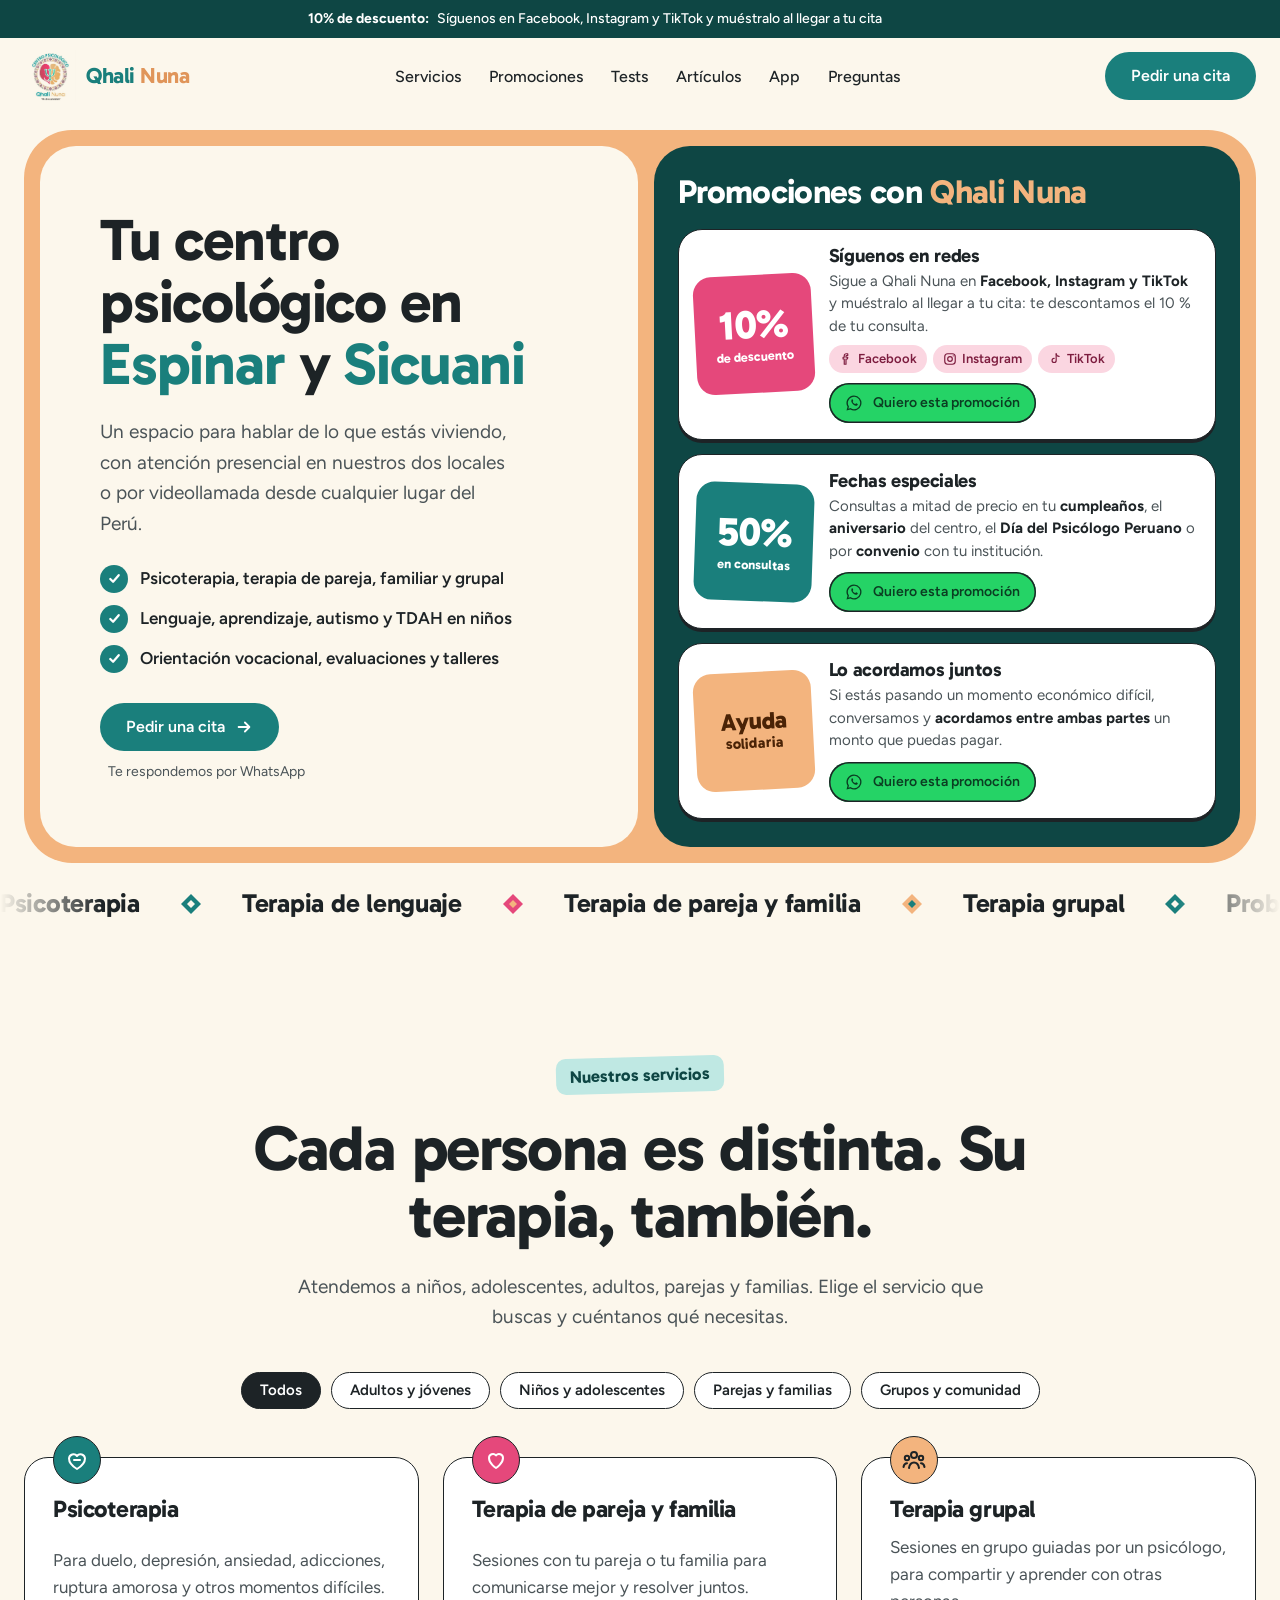
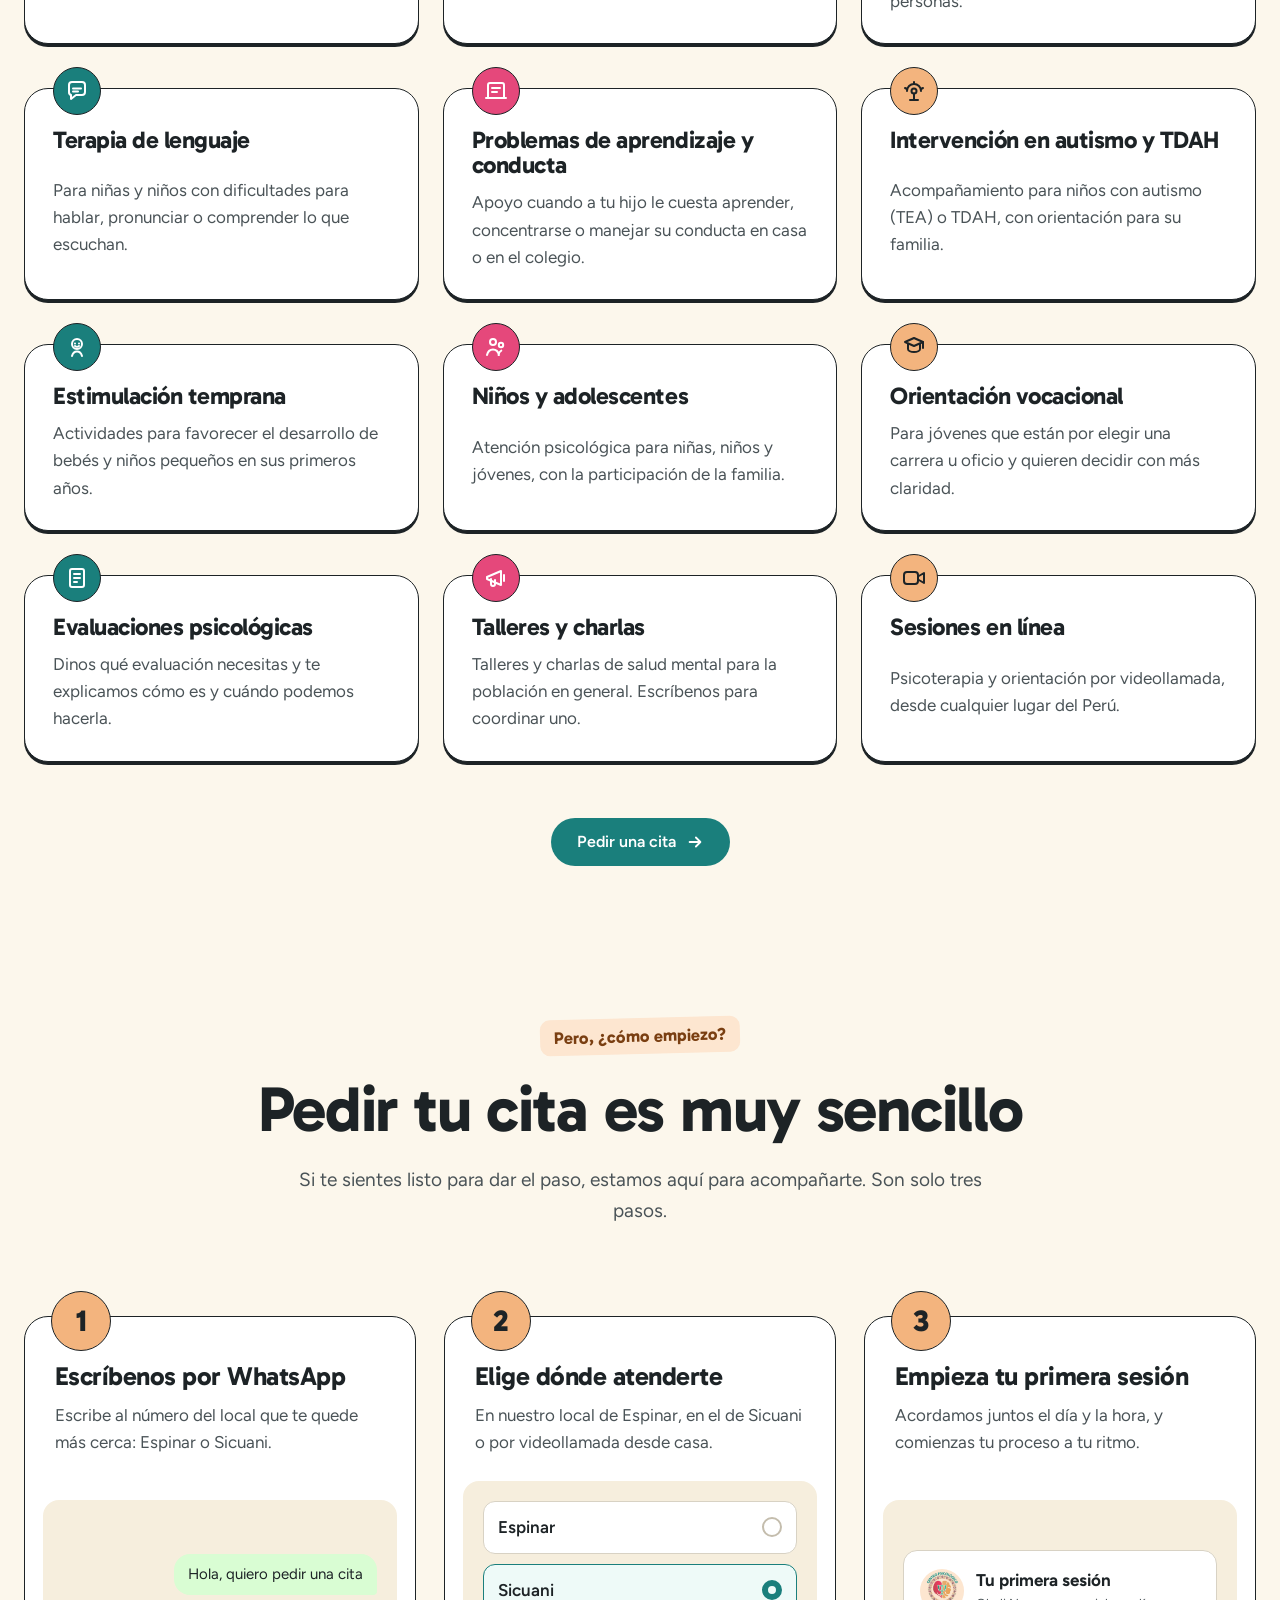
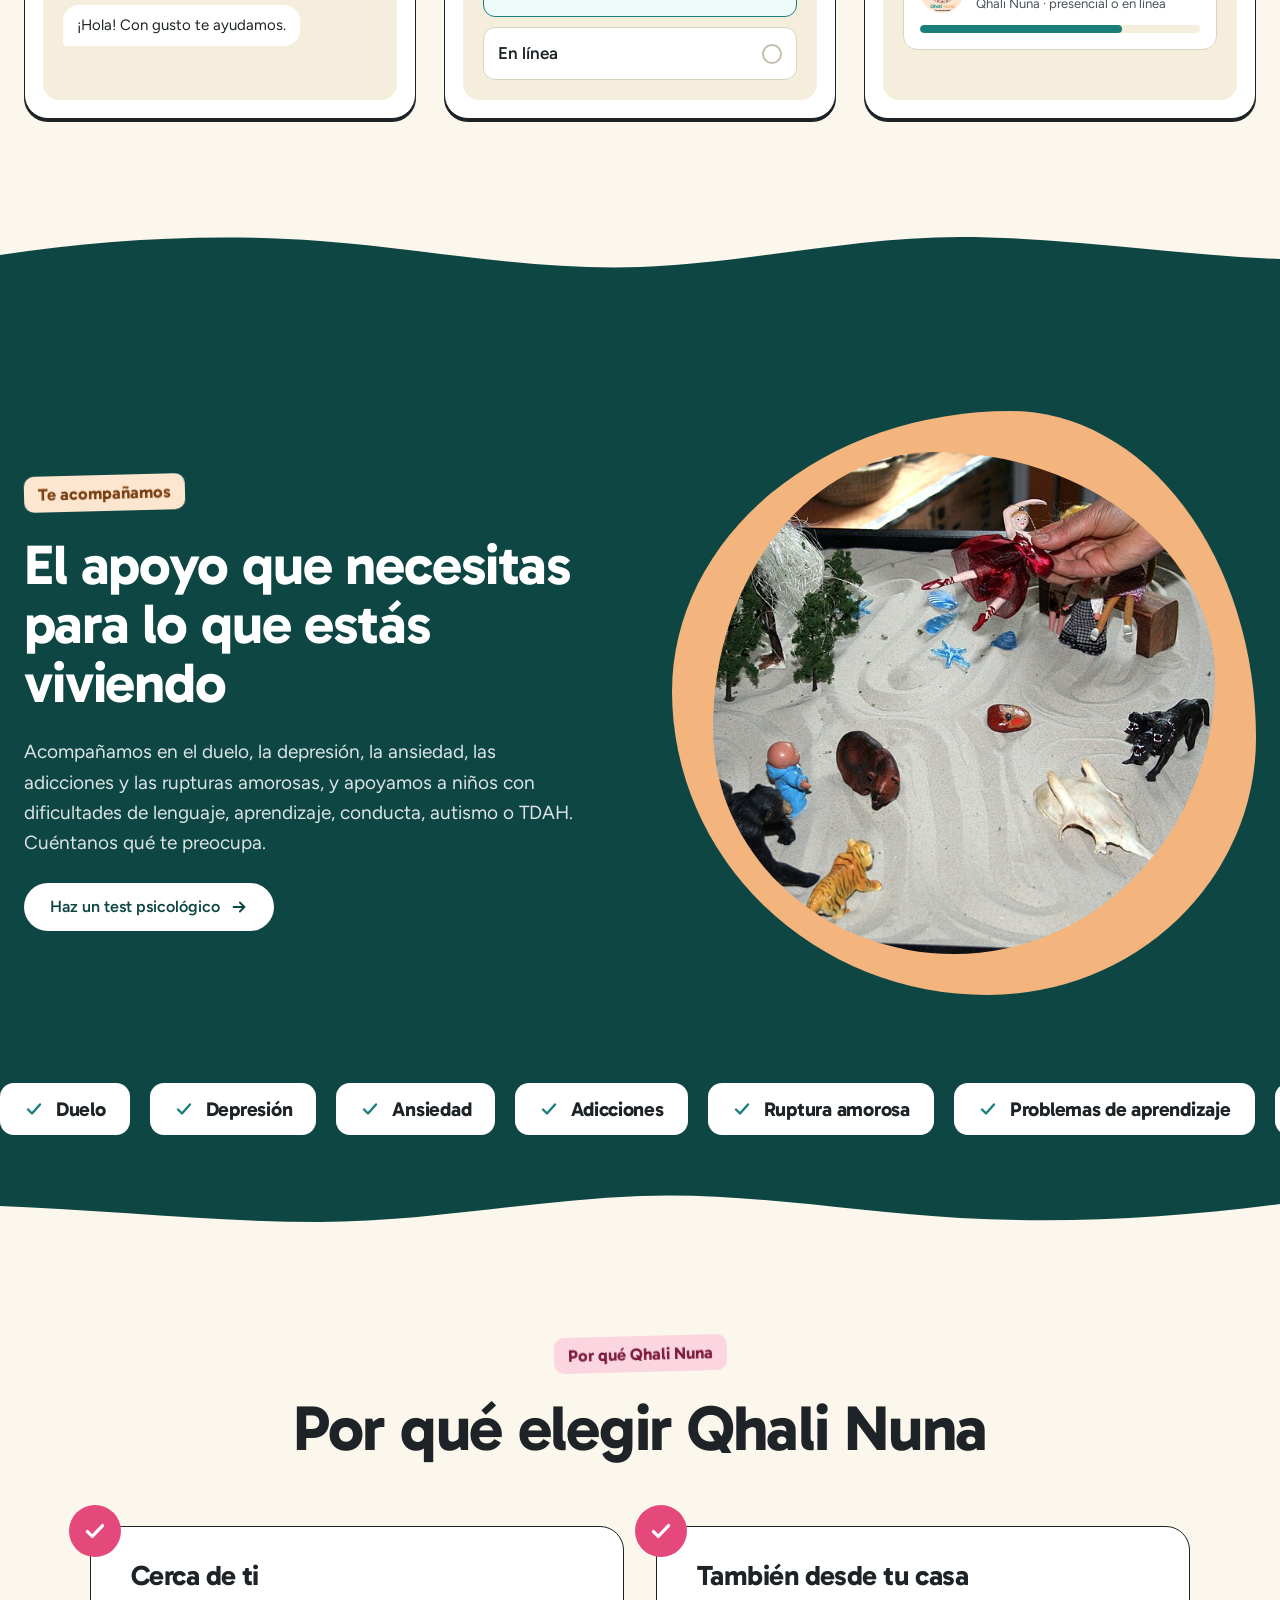
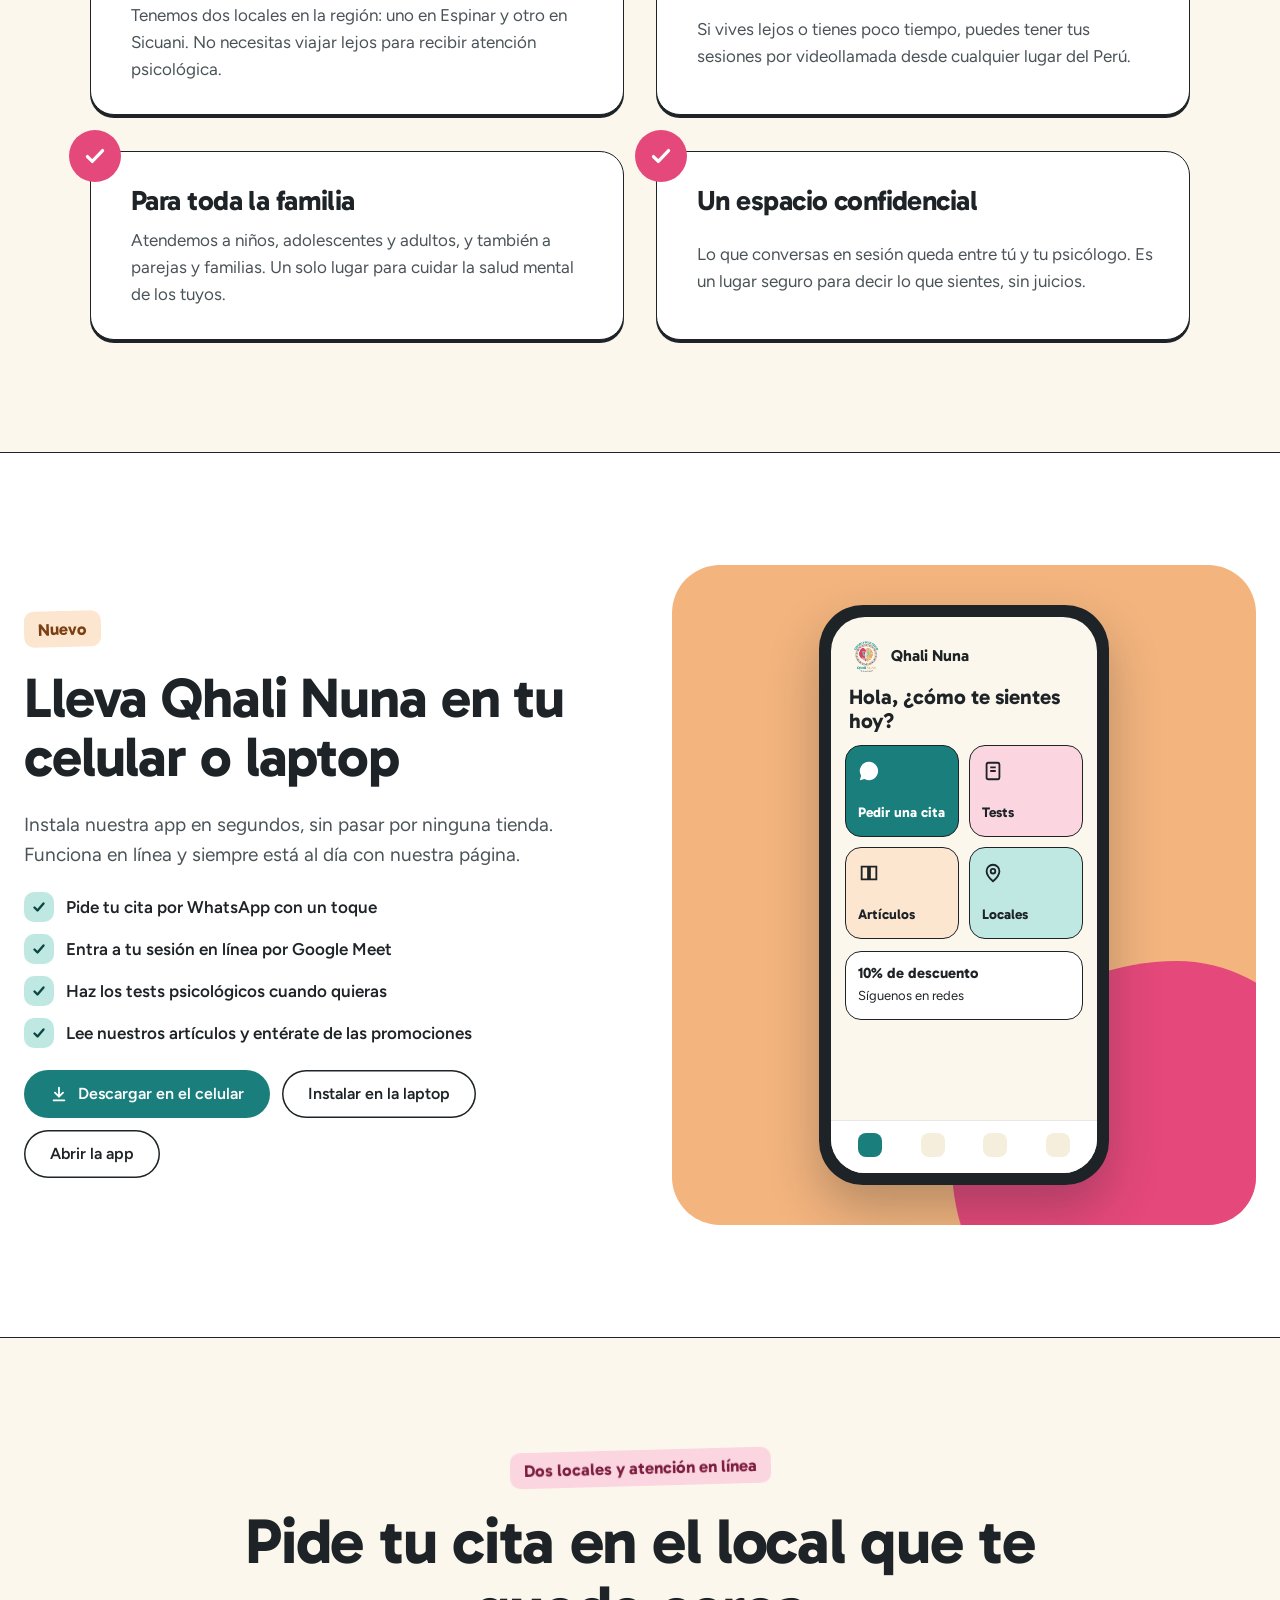
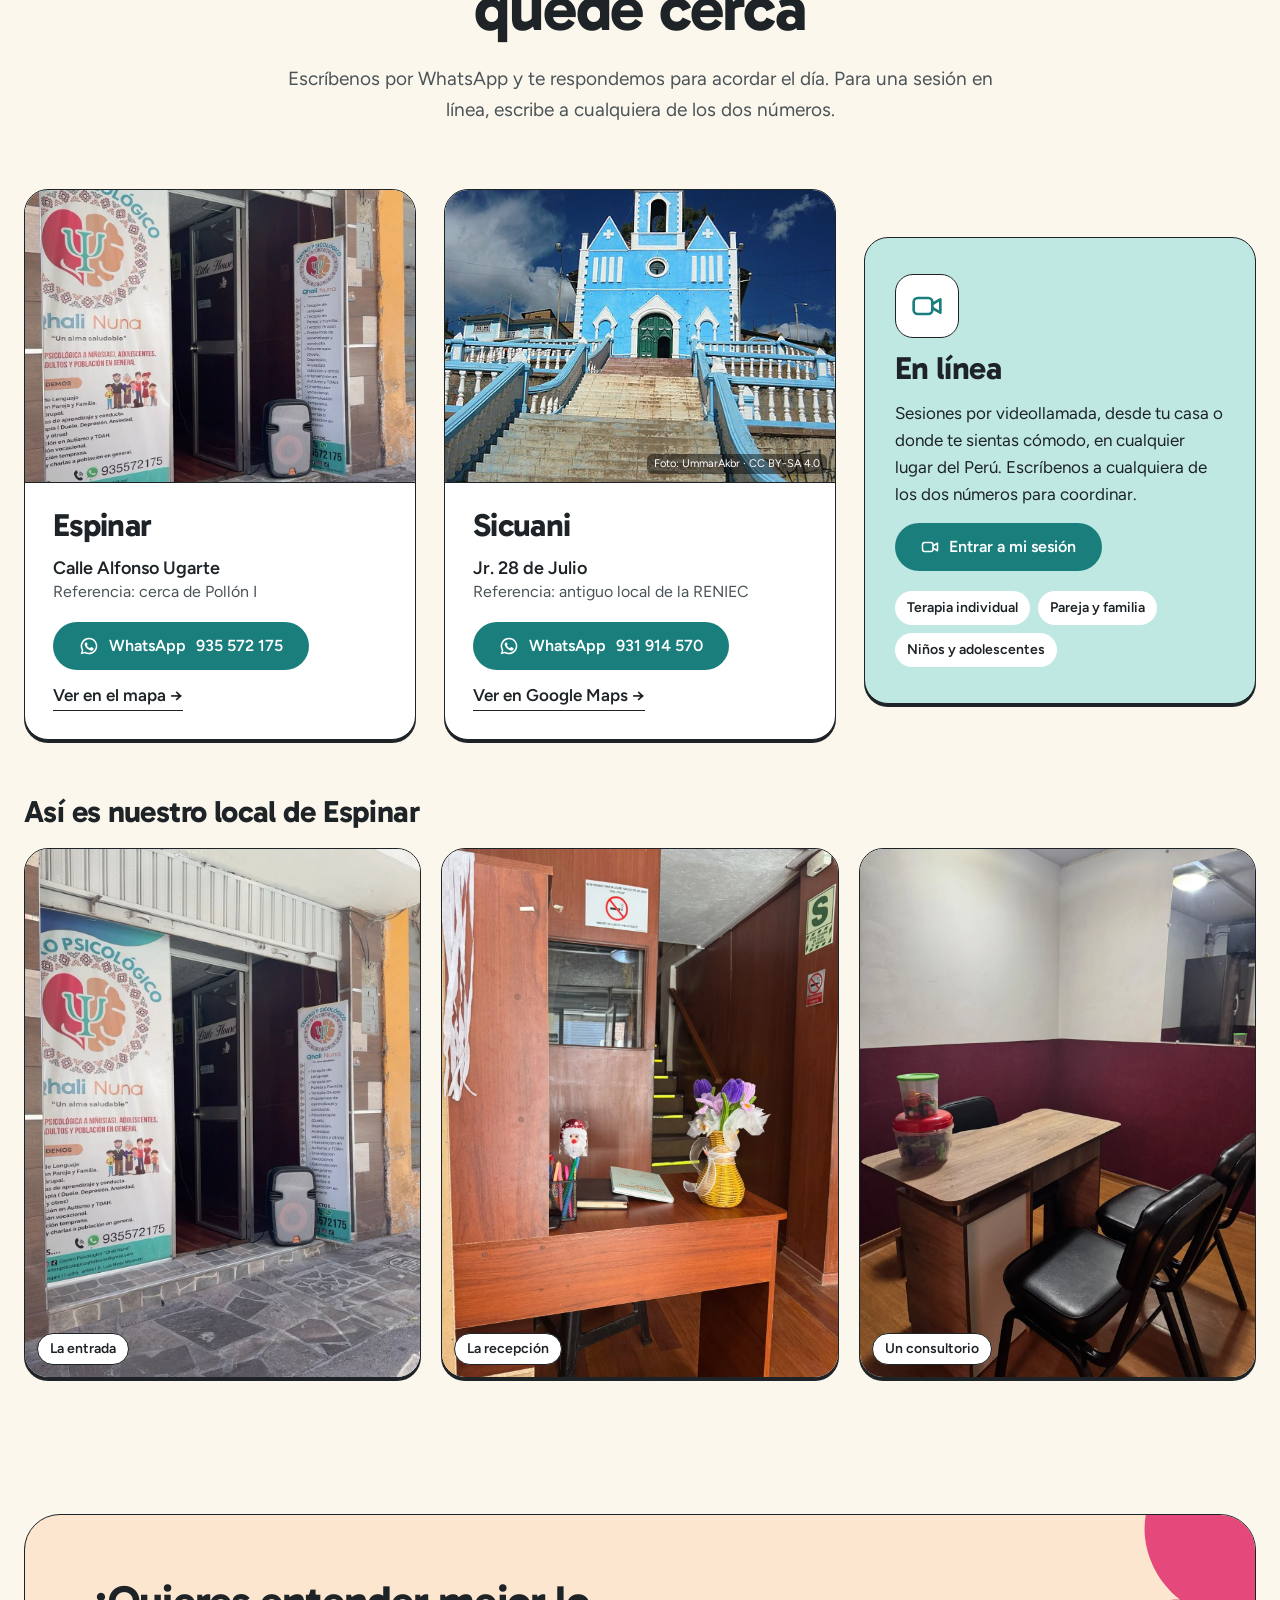
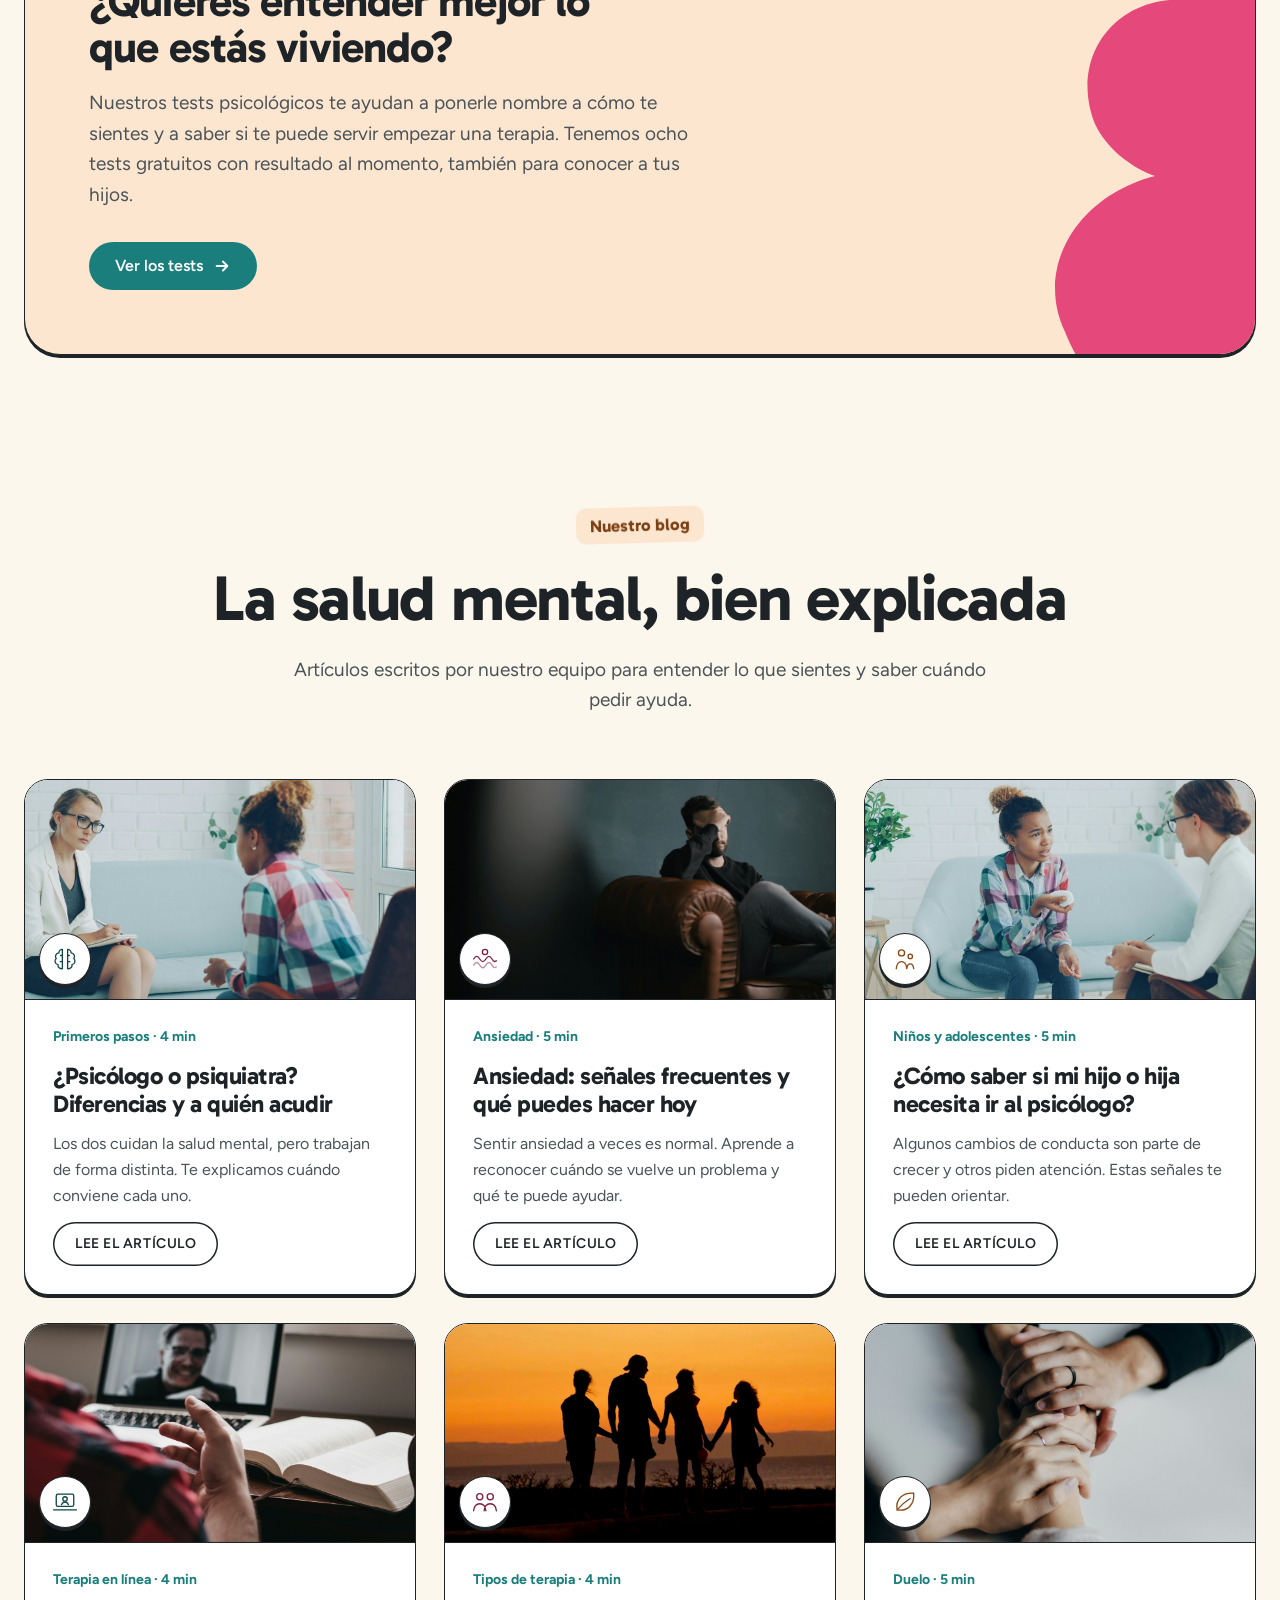
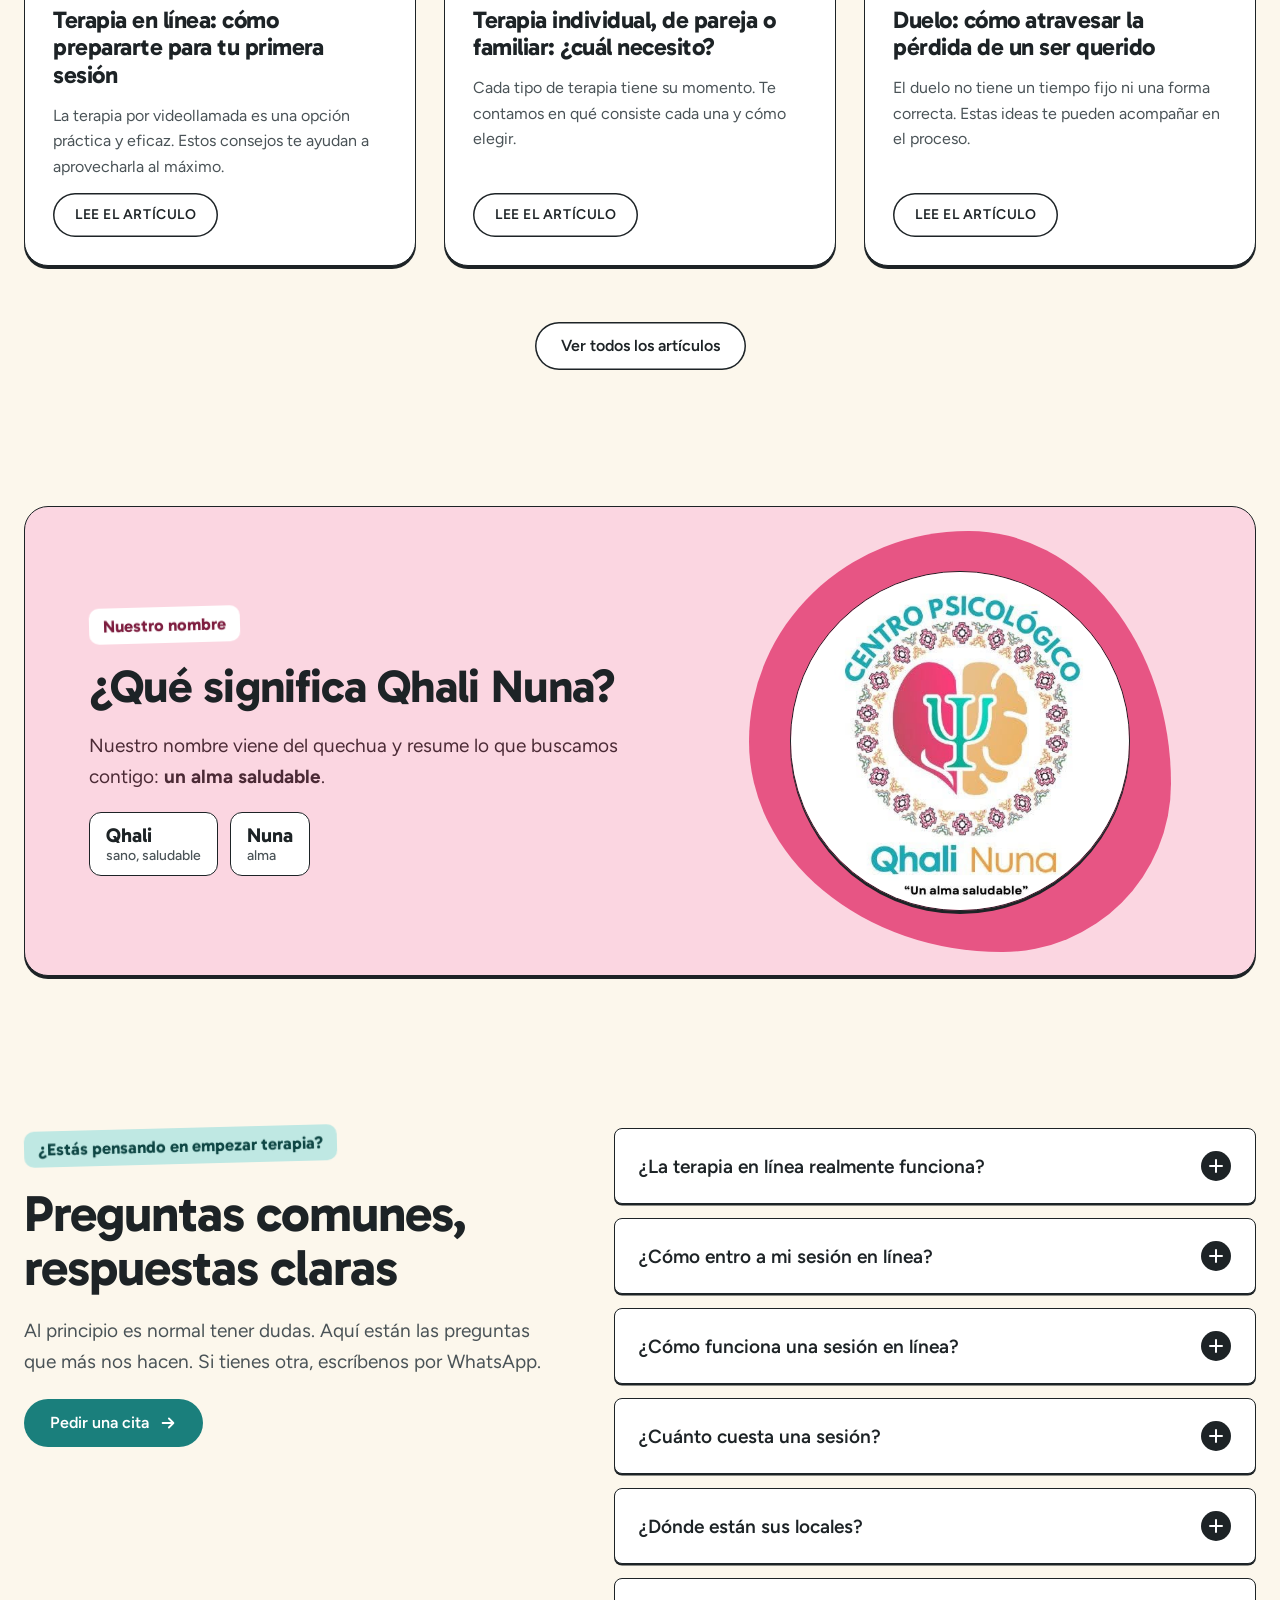
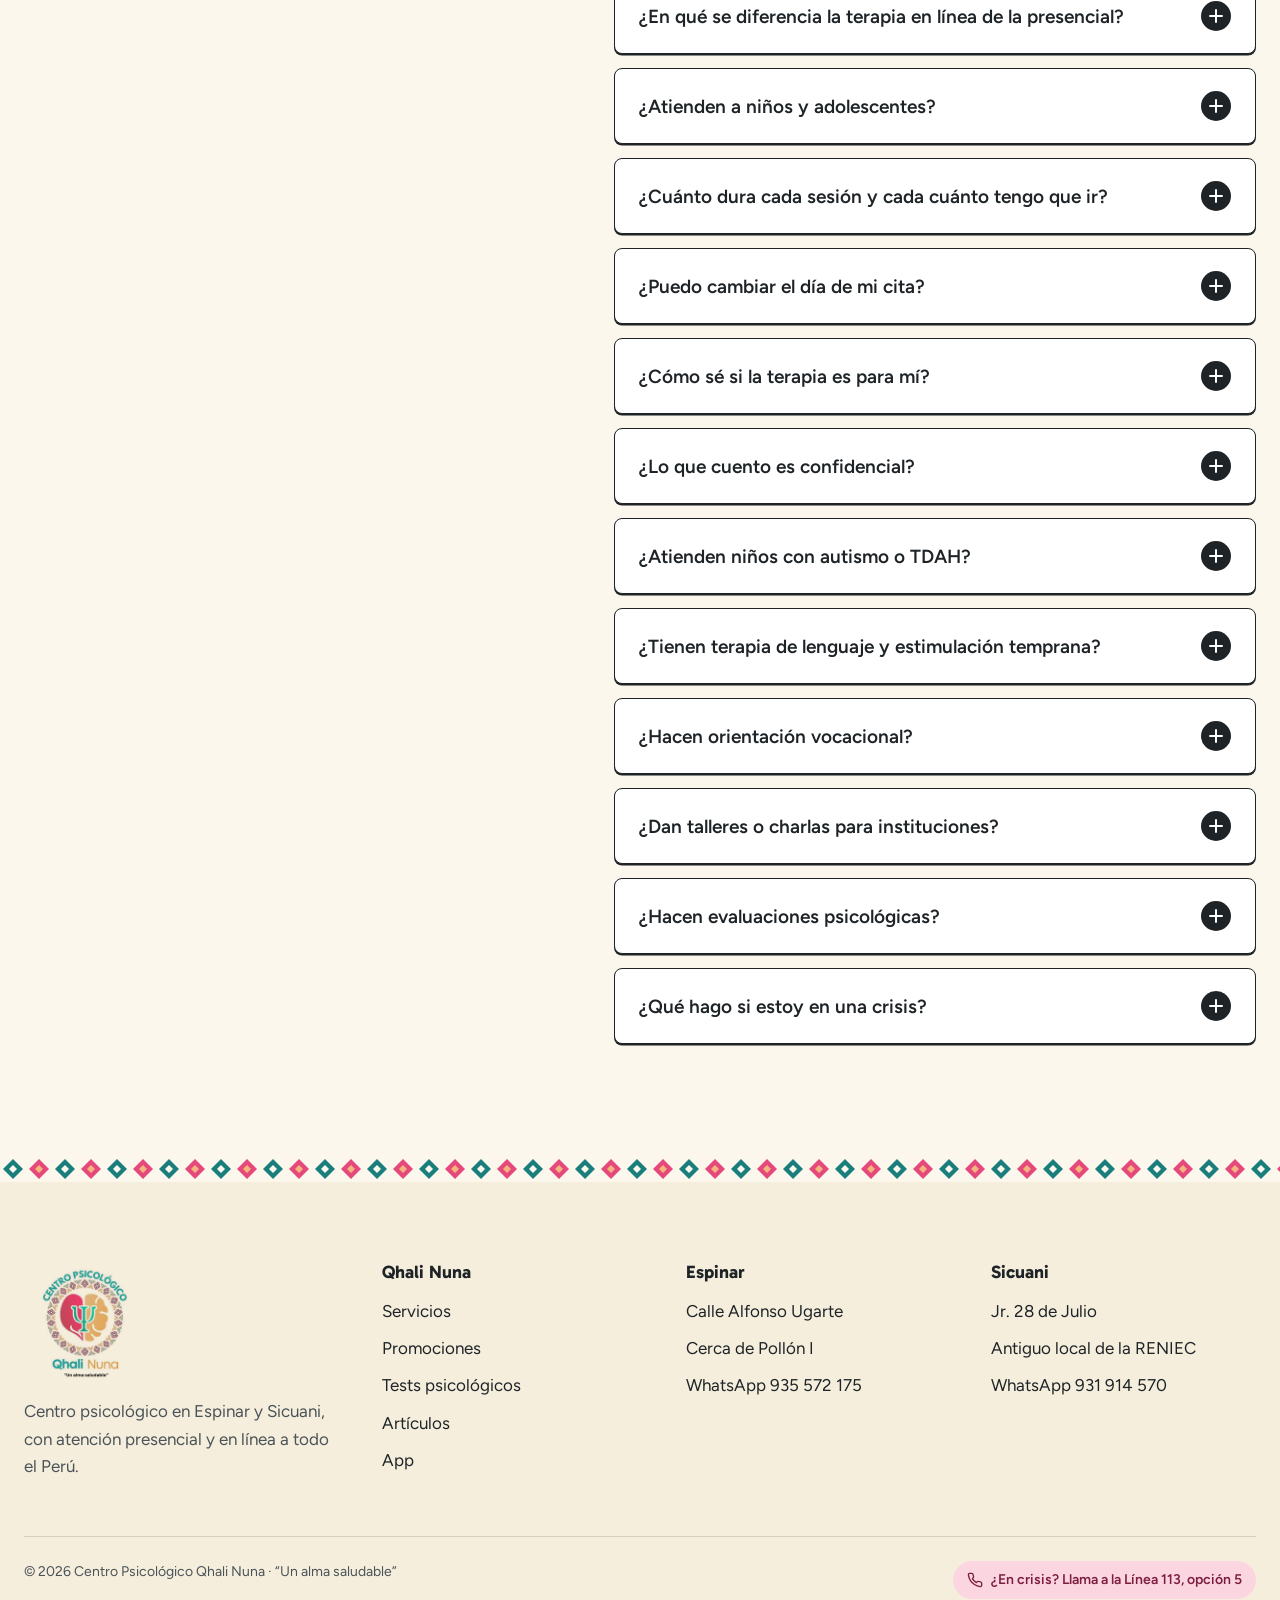
<file: index.html>
<!doctype html>
<html lang="es" class="no-js">
<head>
<meta charset="utf-8">
<meta name="viewport" content="width=device-width, initial-scale=1, viewport-fit=cover">
<title>Qhali Nuna: centro psicológico en Espinar y Sicuani</title>
<meta name="description" content="Psicoterapia, terapia de pareja y familia, terapia grupal y de lenguaje, autismo y TDAH, problemas de aprendizaje, estimulación temprana y orientación vocacional. En Espinar, Sicuani y en línea.">
<meta property="og:type" content="website">
<meta property="og:title" content="Qhali Nuna: centro psicológico en Espinar y Sicuani">
<meta property="og:description" content="Terapia y evaluaciones psicológicas en Espinar, Sicuani o en línea.">
<meta property="og:image" content="share.jpg">
<meta name="twitter:card" content="summary_large_image">
<link rel="icon" href="icons/icon-192.png" type="image/png">
<link rel="apple-touch-icon" href="icons/icon-192.png">
<link rel="manifest" href="manifest.webmanifest">
<meta name="theme-color" content="#0e4644">
<link rel="preconnect" href="https://fonts.googleapis.com">
<link rel="preconnect" href="https://fonts.gstatic.com" crossorigin>
<link href="https://fonts.googleapis.com/css2?family=Gabarito:wght@500;600;700;800&family=Figtree:wght@400;500;600;700&display=swap" rel="stylesheet">
<link rel="stylesheet" href="styles.css">
<script src="config.js"></script>
<script src="articulos.js"></script>
</head>
<body>
<a class="skip" href="#inicio">Ir al contenido</a>

<div class="topbar" role="status"><span class="promo-rotator"><span class="is-on">Atendemos en Espinar, en Sicuani y en línea por videollamada</span></span></div>

<header class="header" id="header">
  <div class="wrap header__bar">
    <a class="brand" href="#inicio" aria-label="Centro Psicológico Qhali Nuna, ir al inicio">
      <img src="logo-qhali-nuna.jpg" alt="" width="52" height="52">
      <b><span>Qhali</span> <span>Nuna</span></b>
    </a>
    <nav class="nav" aria-label="Principal">
      <a href="#servicios">Servicios</a>
      <a href="#promociones">Promociones</a>
      <a href="tests.html">Tests</a>
      <a href="blog.html">Artículos</a>
      <a href="#app">App</a>
      <a href="#preguntas">Preguntas</a>
    </nav>
    <div class="header__cta">
      <a class="btn btn--primary" href="#locales">Pedir una cita</a>
      <button class="menu-btn" type="button" aria-expanded="false" aria-controls="menu" aria-label="Abrir menú"><span></span></button>
    </div>
  </div>
</header>
<nav class="mobile-menu" id="menu" aria-label="Menú">
  <a href="#servicios">Servicios</a>
  <a href="#promociones">Promociones</a>
  <a href="tests.html">Tests psicológicos</a>
  <a href="blog.html">Artículos</a>
  <a href="sesion.html" data-meet-link>Mi sesión en línea</a>
  <a href="#app">Descarga la app</a>
  <a href="#preguntas">Preguntas</a>
  <a class="btn btn--primary" href="#locales">Pedir una cita</a>
</nav>

<main id="inicio">
  <!-- HERO -->
  <section class="hero" aria-labelledby="hero-h">
    <div class="wrap">
      <div class="hero__box">
        <div class="hero__card">
          <h1 id="hero-h" class="enter">Tu centro psicológico en <em>Espinar</em> y <em>Sicuani</em></h1>
          <p class="hero__lead enter">Un espacio para hablar de lo que estás viviendo, con atención presencial en nuestros dos locales o por videollamada desde cualquier lugar del Perú.</p>
          <ul class="checks enter">
            <li><i><svg viewBox="0 0 16 16" fill="none" stroke="currentColor" stroke-width="2.4" stroke-linecap="round" stroke-linejoin="round" aria-hidden="true"><path d="M3.5 8.5l3 3 6-7"/></svg></i>Psicoterapia, terapia de pareja, familiar y grupal</li>
            <li><i><svg viewBox="0 0 16 16" fill="none" stroke="currentColor" stroke-width="2.4" stroke-linecap="round" stroke-linejoin="round" aria-hidden="true"><path d="M3.5 8.5l3 3 6-7"/></svg></i>Lenguaje, aprendizaje, autismo y TDAH en niños</li>
            <li><i><svg viewBox="0 0 16 16" fill="none" stroke="currentColor" stroke-width="2.4" stroke-linecap="round" stroke-linejoin="round" aria-hidden="true"><path d="M3.5 8.5l3 3 6-7"/></svg></i>Orientación vocacional, evaluaciones y talleres</li>
          </ul>
          <div class="hero__actions enter">
            <a class="btn btn--primary" href="#locales">Pedir una cita
              <svg class="arrow" viewBox="0 0 20 20" fill="none" stroke="currentColor" stroke-width="2" stroke-linecap="round" stroke-linejoin="round" aria-hidden="true"><path d="M4 10h11M11 5l5 5-5 5"/></svg></a>
            <span class="hero__note">Te respondemos por WhatsApp</span>
          </div>
        </div>
        <div class="hero__promos" id="promociones" aria-labelledby="promos-h">
          <h2 id="promos-h" class="promos__title enter">Promociones con <span>Qhali Nuna</span></h2>
          <article class="promo promo--pink enter">
            <span class="promo__big">10%<small>de descuento</small></span>
            <div class="promo__body">
              <h3>Síguenos en redes</h3>
              <p>Sigue a Qhali Nuna en <b>Facebook, Instagram y TikTok</b> y muéstralo al llegar a tu cita: te descontamos el 10&nbsp;% de tu consulta.</p>
              <p class="promo__social" data-redes>
                <a data-red="facebook"><svg viewBox="0 0 24 24" fill="none" stroke="currentColor" stroke-width="2" stroke-linecap="round" stroke-linejoin="round" aria-hidden="true"><path d="M15 3h-2.5A3.5 3.5 0 0 0 9 6.5V9H7v3h2v9h3v-9h2.5l.5-3h-3V7a1 1 0 0 1 1-1h2z"/></svg>Facebook</a>
                <a data-red="instagram"><svg viewBox="0 0 24 24" fill="none" stroke="currentColor" stroke-width="2" stroke-linecap="round" stroke-linejoin="round" aria-hidden="true"><rect x="3" y="3" width="18" height="18" rx="5"/><circle cx="12" cy="12" r="4"/><path d="M17.5 6.5h.01"/></svg>Instagram</a>
                <a data-red="tiktok"><svg viewBox="0 0 24 24" fill="none" stroke="currentColor" stroke-width="2" stroke-linecap="round" stroke-linejoin="round" aria-hidden="true"><path d="M14 3v11.5a3.5 3.5 0 1 1-3.5-3.5"/><path d="M14 3c.4 2.6 2.2 4.4 5 4.6"/></svg>TikTok</a>
              </p>
              <button class="btn promo__wa" type="button" data-choose data-promo-msg="10% de descuento por seguirlos en Facebook, Instagram y TikTok"><svg class="wa" viewBox="0 0 24 24" fill="currentColor" aria-hidden="true"><path d="M12 2a10 10 0 0 0-8.6 15.1L2 22l5-1.3A10 10 0 1 0 12 2zm0 18.2a8.2 8.2 0 0 1-4.2-1.2l-.3-.2-3 .8.8-2.9-.2-.3A8.2 8.2 0 1 1 12 20.2z"/><path d="M8.6 7.4c.2-.4.4-.4.6-.4h.5c.2 0 .4 0 .5.4l.7 1.7c.1.2 0 .4-.1.6l-.5.6c-.1.1-.2.3 0 .5.3.6 1.4 2 3 2.6.2.1.4.1.5-.1l.7-.8c.2-.2.3-.2.5-.1l1.7.8c.2.1.3.2.3.3 0 .4-.1 1-.5 1.4-.4.5-1.4.9-2.2.7-2.6-.6-5.1-2.9-5.8-5.3-.3-.9 0-2.1.6-2.9z"/></svg>Quiero esta promoción</button>
            </div>
          </article>
          <article class="promo promo--teal enter">
            <span class="promo__big">50%<small>en consultas</small></span>
            <div class="promo__body">
              <h3>Fechas especiales</h3>
              <p>Consultas a mitad de precio en tu <b>cumpleaños</b>, el <b>aniversario</b> del centro, el <b>Día del Psicólogo Peruano</b> o por <b>convenio</b> con tu institución.</p>
              <button class="btn promo__wa" type="button" data-choose data-promo-msg="Consultas al 50% en fechas especiales"><svg class="wa" viewBox="0 0 24 24" fill="currentColor" aria-hidden="true"><path d="M12 2a10 10 0 0 0-8.6 15.1L2 22l5-1.3A10 10 0 1 0 12 2zm0 18.2a8.2 8.2 0 0 1-4.2-1.2l-.3-.2-3 .8.8-2.9-.2-.3A8.2 8.2 0 1 1 12 20.2z"/><path d="M8.6 7.4c.2-.4.4-.4.6-.4h.5c.2 0 .4 0 .5.4l.7 1.7c.1.2 0 .4-.1.6l-.5.6c-.1.1-.2.3 0 .5.3.6 1.4 2 3 2.6.2.1.4.1.5-.1l.7-.8c.2-.2.3-.2.5-.1l1.7.8c.2.1.3.2.3.3 0 .4-.1 1-.5 1.4-.4.5-1.4.9-2.2.7-2.6-.6-5.1-2.9-5.8-5.3-.3-.9 0-2.1.6-2.9z"/></svg>Quiero esta promoción</button>
            </div>
          </article>
          <article class="promo promo--peach enter">
            <span class="promo__big promo__big--word">Ayuda<small>solidaria</small></span>
            <div class="promo__body">
              <h3>Lo acordamos juntos</h3>
              <p>Si estás pasando un momento económico difícil, conversamos y <b>acordamos entre ambas partes</b> un monto que puedas pagar.</p>
              <button class="btn promo__wa" type="button" data-choose data-promo-msg="Ayuda solidaria"><svg class="wa" viewBox="0 0 24 24" fill="currentColor" aria-hidden="true"><path d="M12 2a10 10 0 0 0-8.6 15.1L2 22l5-1.3A10 10 0 1 0 12 2zm0 18.2a8.2 8.2 0 0 1-4.2-1.2l-.3-.2-3 .8.8-2.9-.2-.3A8.2 8.2 0 1 1 12 20.2z"/><path d="M8.6 7.4c.2-.4.4-.4.6-.4h.5c.2 0 .4 0 .5.4l.7 1.7c.1.2 0 .4-.1.6l-.5.6c-.1.1-.2.3 0 .5.3.6 1.4 2 3 2.6.2.1.4.1.5-.1l.7-.8c.2-.2.3-.2.5-.1l1.7.8c.2.1.3.2.3.3 0 .4-.1 1-.5 1.4-.4.5-1.4.9-2.2.7-2.6-.6-5.1-2.9-5.8-5.3-.3-.9 0-2.1.6-2.9z"/></svg>Quiero esta promoción</button>
            </div>
          </article>
        </div>
      </div>
    </div>
  </section>

  <!-- CINTA: solo lo que se realiza -->
  <div class="marquee" aria-label="Psicoterapia, Terapia de lenguaje, Terapia de pareja y familia, Terapia grupal, Problemas de aprendizaje y conducta, Autismo y TDAH, Orientación vocacional, Estimulación temprana, Evaluaciones psicológicas, Talleres y charlas">
    <div class="marquee__track" aria-hidden="true">
      <div class="marquee__item" data-loop>
        <span>Psicoterapia</span><svg viewBox="0 0 22 22"><path d="M11 1l10 10-10 10L1 11z" fill="#1a7f7c"/><path d="M11 7l4 4-4 4-4-4z" fill="#fcf7ec"/></svg>
        <span>Terapia de lenguaje</span><svg viewBox="0 0 22 22"><path d="M11 1l10 10-10 10L1 11z" fill="#e5487b"/><path d="M11 7l4 4-4 4-4-4z" fill="#f3b47e"/></svg>
        <span>Terapia de pareja y familia</span><svg viewBox="0 0 22 22"><path d="M11 1l10 10-10 10L1 11z" fill="#f3b47e"/><path d="M11 7l4 4-4 4-4-4z" fill="#1a7f7c"/></svg>
        <span>Terapia grupal</span><svg viewBox="0 0 22 22"><path d="M11 1l10 10-10 10L1 11z" fill="#1a7f7c"/><path d="M11 7l4 4-4 4-4-4z" fill="#fcf7ec"/></svg>
        <span>Problemas de aprendizaje y conducta</span><svg viewBox="0 0 22 22"><path d="M11 1l10 10-10 10L1 11z" fill="#e5487b"/><path d="M11 7l4 4-4 4-4-4z" fill="#f3b47e"/></svg>
        <span>Autismo y TDAH</span><svg viewBox="0 0 22 22"><path d="M11 1l10 10-10 10L1 11z" fill="#f3b47e"/><path d="M11 7l4 4-4 4-4-4z" fill="#1a7f7c"/></svg>
        <span>Orientación vocacional</span><svg viewBox="0 0 22 22"><path d="M11 1l10 10-10 10L1 11z" fill="#1a7f7c"/><path d="M11 7l4 4-4 4-4-4z" fill="#fcf7ec"/></svg>
        <span>Estimulación temprana</span><svg viewBox="0 0 22 22"><path d="M11 1l10 10-10 10L1 11z" fill="#e5487b"/><path d="M11 7l4 4-4 4-4-4z" fill="#f3b47e"/></svg>
        <span>Evaluaciones psicológicas</span><svg viewBox="0 0 22 22"><path d="M11 1l10 10-10 10L1 11z" fill="#f3b47e"/><path d="M11 7l4 4-4 4-4-4z" fill="#1a7f7c"/></svg>
        <span>Talleres y charlas</span><svg viewBox="0 0 22 22"><path d="M11 1l10 10-10 10L1 11z" fill="#1a7f7c"/><path d="M11 7l4 4-4 4-4-4z" fill="#fcf7ec"/></svg>
      </div>
    </div>
  </div>

  <!-- SERVICIOS -->
  <section class="section" id="servicios" aria-labelledby="servicios-h">
    <div class="wrap">
      <div class="head reveal">
        <span class="tagline">Nuestros servicios</span>
        <h2 id="servicios-h">Cada persona es distinta. Su terapia, también.</h2>
        <p>Atendemos a niños, adolescentes, adultos, parejas y familias. Elige el servicio que buscas y cuéntanos qué necesitas.</p>
      </div>
      <div class="svc-filter reveal" role="group" aria-label="Filtrar servicios"><button type="button" class="svc-filter__btn is-on" data-filter="todos" aria-pressed="true">Todos</button><button type="button" class="svc-filter__btn" data-filter="adultos" aria-pressed="false">Adultos y jóvenes</button><button type="button" class="svc-filter__btn" data-filter="ninos" aria-pressed="false">Niños y adolescentes</button><button type="button" class="svc-filter__btn" data-filter="familias" aria-pressed="false">Parejas y familias</button><button type="button" class="svc-filter__btn" data-filter="comunidad" aria-pressed="false">Grupos y comunidad</button></div>
      <div class="services services--grid">
        <article class="card service reveal" data-delay="0" data-group="adultos">
          <span class="service__icon ic-teal"><svg viewBox="0 0 24 24" fill="none" stroke="currentColor" stroke-width="2" stroke-linecap="round" stroke-linejoin="round" aria-hidden="true"><path d="M12 21c-5-3-8-6.5-8-10.5A4.5 4.5 0 0 1 12 8a4.5 4.5 0 0 1 8 2.5C20 14.5 17 18 12 21z"/><path d="M9 12h6"/></svg></span>
          <h3>Psicoterapia</h3>
          <p>Para duelo, depresión, ansiedad, adicciones, ruptura amorosa y otros momentos difíciles.</p>
        </article>
        <article class="card service reveal" data-delay="1" data-group="familias">
          <span class="service__icon ic-pink"><svg viewBox="0 0 24 24" fill="none" stroke="currentColor" stroke-width="2" stroke-linecap="round" stroke-linejoin="round" aria-hidden="true"><path d="M12 20s-7-4.4-7-10a4 4 0 0 1 7-2.6A4 4 0 0 1 19 10c0 5.6-7 10-7 10z"/></svg></span>
          <h3>Terapia de pareja y familia</h3>
          <p>Sesiones con tu pareja o tu familia para comunicarse mejor y resolver juntos.</p>
        </article>
        <article class="card service reveal" data-delay="2" data-group="comunidad">
          <span class="service__icon ic-peach"><svg viewBox="0 0 24 24" fill="none" stroke="currentColor" stroke-width="2" stroke-linecap="round" stroke-linejoin="round" aria-hidden="true"><circle cx="12" cy="7" r="3"/><circle cx="5" cy="10" r="2.2"/><circle cx="19" cy="10" r="2.2"/><path d="M7 20c.6-3.6 2.4-5.5 5-5.5s4.4 1.9 5 5.5M1.5 19c.4-2.4 1.6-3.8 3.5-3.8M22.5 19c-.4-2.4-1.6-3.8-3.5-3.8"/></svg></span>
          <h3>Terapia grupal</h3>
          <p>Sesiones en grupo guiadas por un psicólogo, para compartir y aprender con otras personas.</p>
        </article>
        <article class="card service reveal" data-delay="0" data-group="ninos">
          <span class="service__icon ic-teal"><svg viewBox="0 0 24 24" fill="none" stroke="currentColor" stroke-width="2" stroke-linecap="round" stroke-linejoin="round" aria-hidden="true"><path d="M4 6a3 3 0 0 1 3-3h10a3 3 0 0 1 3 3v7a3 3 0 0 1-3 3h-6l-5 4v-4a3 3 0 0 1-2-3z"/><path d="M8 9.5h8M8 12.5h5"/></svg></span>
          <h3>Terapia de lenguaje</h3>
          <p>Para niñas y niños con dificultades para hablar, pronunciar o comprender lo que escuchan.</p>
        </article>
        <article class="card service reveal" data-delay="1" data-group="ninos">
          <span class="service__icon ic-pink"><svg viewBox="0 0 24 24" fill="none" stroke="currentColor" stroke-width="2" stroke-linecap="round" stroke-linejoin="round" aria-hidden="true"><path d="M4 19V6a2 2 0 0 1 2-2h12a2 2 0 0 1 2 2v13"/><path d="M2 19h20M8 9h8M8 13h5"/></svg></span>
          <h3>Problemas de aprendizaje y conducta</h3>
          <p>Apoyo cuando a tu hijo le cuesta aprender, concentrarse o manejar su conducta en casa o en el colegio.</p>
        </article>
        <article class="card service reveal" data-delay="2" data-group="ninos">
          <span class="service__icon ic-peach"><svg viewBox="0 0 24 24" fill="none" stroke="currentColor" stroke-width="2" stroke-linecap="round" stroke-linejoin="round" aria-hidden="true"><path d="M5 12a7 7 0 0 1 14 0"/><circle cx="12" cy="12" r="2.5"/><path d="M12 14.5V21M8 21h8"/><path d="M3 9l2 1M21 9l-2 1M12 3v2"/></svg></span>
          <h3>Intervención en autismo y TDAH</h3>
          <p>Acompañamiento para niños con autismo (TEA) o TDAH, con orientación para su familia.</p>
        </article>
        <article class="card service reveal" data-delay="0" data-group="ninos">
          <span class="service__icon ic-teal"><svg viewBox="0 0 24 24" fill="none" stroke="currentColor" stroke-width="2" stroke-linecap="round" stroke-linejoin="round" aria-hidden="true"><circle cx="12" cy="9" r="5"/><path d="M10 8.5h.01M14 8.5h.01M10 11c1 1 3 1 4 0"/><path d="M7 21c.8-3 2.6-4.5 5-4.5s4.2 1.5 5 4.5"/></svg></span>
          <h3>Estimulación temprana</h3>
          <p>Actividades para favorecer el desarrollo de bebés y niños pequeños en sus primeros años.</p>
        </article>
        <article class="card service reveal" data-delay="1" data-group="ninos">
          <span class="service__icon ic-pink"><svg viewBox="0 0 24 24" fill="none" stroke="currentColor" stroke-width="2" stroke-linecap="round" stroke-linejoin="round" aria-hidden="true"><circle cx="9" cy="7" r="3"/><circle cx="17" cy="10" r="2.2"/><path d="M3 20c.8-3.4 3-5.5 6-5.5s5.2 2.1 6 5.5M14.5 20c.4-2.2 1.4-3.7 2.8-4.4"/></svg></span>
          <h3>Niños y adolescentes</h3>
          <p>Atención psicológica para niñas, niños y jóvenes, con la participación de la familia.</p>
        </article>
        <article class="card service reveal" data-delay="2" data-group="adultos">
          <span class="service__icon ic-peach"><svg viewBox="0 0 24 24" fill="none" stroke="currentColor" stroke-width="2" stroke-linecap="round" stroke-linejoin="round" aria-hidden="true"><path d="M12 3l9 4-9 4-9-4z"/><path d="M6 9v5c0 1.7 2.7 3 6 3s6-1.3 6-3V9M21 7v6"/></svg></span>
          <h3>Orientación vocacional</h3>
          <p>Para jóvenes que están por elegir una carrera u oficio y quieren decidir con más claridad.</p>
        </article>
        <article class="card service reveal" data-delay="0" data-group="adultos">
          <span class="service__icon ic-teal"><svg viewBox="0 0 24 24" fill="none" stroke="currentColor" stroke-width="2" stroke-linecap="round" stroke-linejoin="round" aria-hidden="true"><rect x="5" y="3" width="14" height="18" rx="2"/><path d="M9 8h6M9 12h6M9 16h3"/></svg></span>
          <h3>Evaluaciones psicológicas</h3>
          <p>Dinos qué evaluación necesitas y te explicamos cómo es y cuándo podemos hacerla.</p>
        </article>
        <article class="card service reveal" data-delay="1" data-group="comunidad">
          <span class="service__icon ic-pink"><svg viewBox="0 0 24 24" fill="none" stroke="currentColor" stroke-width="2" stroke-linecap="round" stroke-linejoin="round" aria-hidden="true"><path d="M3 11l14-6v14L3 13z"/><path d="M7 13v5a2 2 0 0 0 4 0v-4"/><path d="M20 9v6"/></svg></span>
          <h3>Talleres y charlas</h3>
          <p>Talleres y charlas de salud mental para la población en general. Escríbenos para coordinar uno.</p>
        </article>
        <article class="card service reveal" data-delay="2" data-group="adultos">
          <span class="service__icon ic-peach"><svg viewBox="0 0 24 24" fill="none" stroke="currentColor" stroke-width="2" stroke-linecap="round" stroke-linejoin="round" aria-hidden="true"><rect x="2" y="6" width="14" height="12" rx="3"/><path d="M16 10.5l6-3.5v10l-6-3.5"/></svg></span>
          <h3>Sesiones en línea</h3>
          <p>Psicoterapia y orientación por videollamada, desde cualquier lugar del Perú.</p>
        </article>
      </div>
      <div class="center-cta reveal"><a class="btn btn--primary" href="#locales">Pedir una cita
        <svg class="arrow" viewBox="0 0 20 20" fill="none" stroke="currentColor" stroke-width="2" stroke-linecap="round" stroke-linejoin="round" aria-hidden="true"><path d="M4 10h11M11 5l5 5-5 5"/></svg></a></div>
    </div>
  </section>

  <!-- CÓMO FUNCIONA -->
  <section class="section" id="como-funciona" aria-labelledby="como-h" style="padding-top: 40px">
    <div class="wrap">
      <div class="head reveal">
        <span class="tagline tagline--peach">Pero, ¿cómo empiezo?</span>
        <h2 id="como-h">Pedir tu cita es muy sencillo</h2>
        <p>Si te sientes listo para dar el paso, estamos aquí para acompañarte. Son solo tres pasos.</p>
      </div>
      <div class="steps-wrap">
        <div class="steps">
          <article class="card step reveal">
            <span class="step__num">1</span>
            <div class="step__top"><h3>Escríbenos por WhatsApp</h3><p>Escribe al número del local que te quede más cerca: Espinar o Sicuani.</p></div>
            <div class="step__mock" aria-hidden="true">
              <div class="bubble bubble--me">Hola, quiero pedir una cita</div>
              <div class="typing"><i></i><i></i><i></i></div>
              <div class="bubble bubble--them">¡Hola! Con gusto te ayudamos.</div>
            </div>
          </article>
          <article class="card step reveal" data-delay="1">
            <span class="step__num">2</span>
            <div class="step__top"><h3>Elige dónde atenderte</h3><p>En nuestro local de Espinar, en el de Sicuani o por videollamada desde casa.</p></div>
            <div class="step__mock" aria-hidden="true">
              <div class="options" data-cycle>
                <div class="option is-picked">Espinar <b></b></div>
                <div class="option">Sicuani <b></b></div>
                <div class="option">En línea <b></b></div>
              </div>
            </div>
          </article>
          <article class="card step reveal" data-delay="2">
            <span class="step__num">3</span>
            <div class="step__top"><h3>Empieza tu primera sesión</h3><p>Acordamos juntos el día y la hora, y comienzas tu proceso a tu ritmo.</p></div>
            <div class="step__mock" aria-hidden="true">
              <div class="session">
                <div class="session__row"><span class="session__av"><img src="logo-qhali-nuna.jpg" alt=""></span><span><b>Tu primera sesión</b><small>Qhali Nuna · presencial o en línea</small></span></div>
                <div class="session__bar"><span></span></div>
              </div>
            </div>
          </article>
        </div>
      </div>
    </div>
  </section>

  <!-- BANDA OSCURA con áreas -->
  <section class="band" aria-labelledby="band-h">
    <div class="wrap band__grid">
      <div class="band__text reveal">
        <span class="tagline tagline--peach">Te acompañamos</span>
        <h2 id="band-h">El apoyo que necesitas para lo que estás viviendo</h2>
        <p>Acompañamos en el duelo, la depresión, la ansiedad, las adicciones y las rupturas amorosas, y apoyamos a niños con dificultades de lenguaje, aprendizaje, conducta, autismo o TDAH. Cuéntanos qué te preocupa.</p>
        <a class="btn btn--white" href="tests.html">Haz un test psicológico
          <svg class="arrow" viewBox="0 0 20 20" fill="none" stroke="currentColor" stroke-width="2" stroke-linecap="round" stroke-linejoin="round" aria-hidden="true"><path d="M4 10h11M11 5l5 5-5 5"/></svg></a>
      </div>
      <div class="blob reveal" data-delay="1">
        <span class="blob__shape" aria-hidden="true"></span>
        <!-- Foto provisional: cámbiala por una foto de tu sala para niños -->
        <div class="blob__img"><img src="assets/img/photo-f4362034-1280.jpg" srcset="assets/img/photo-f4362034-960.jpg 960w, assets/img/photo-f4362034-1280.jpg 1280w" sizes="(max-width: 1080px) 90vw, 560px" width="1280" height="853" alt="Bandeja de arena con figuras de animales y árboles para terapia de juego" loading="lazy" decoding="async"></div>
      </div>
    </div>
    <div class="band__marquee" aria-label="Te ayudamos con duelo, depresión, ansiedad, adicciones, ruptura amorosa, problemas de aprendizaje, conducta, autismo, tdah, lenguaje, orientación vocacional, estimulación temprana">
      <div class="marquee__track" aria-hidden="true">
        <div class="marquee__item" data-loop>
          <span class="area"><svg viewBox="0 0 20 20" fill="none" stroke="currentColor" stroke-width="2.4" stroke-linecap="round" stroke-linejoin="round"><path d="M4 10.5l4 4 8-9"/></svg>Duelo</span>
          <span class="area"><svg viewBox="0 0 20 20" fill="none" stroke="currentColor" stroke-width="2.4" stroke-linecap="round" stroke-linejoin="round"><path d="M4 10.5l4 4 8-9"/></svg>Depresión</span>
          <span class="area"><svg viewBox="0 0 20 20" fill="none" stroke="currentColor" stroke-width="2.4" stroke-linecap="round" stroke-linejoin="round"><path d="M4 10.5l4 4 8-9"/></svg>Ansiedad</span>
          <span class="area"><svg viewBox="0 0 20 20" fill="none" stroke="currentColor" stroke-width="2.4" stroke-linecap="round" stroke-linejoin="round"><path d="M4 10.5l4 4 8-9"/></svg>Adicciones</span>
          <span class="area"><svg viewBox="0 0 20 20" fill="none" stroke="currentColor" stroke-width="2.4" stroke-linecap="round" stroke-linejoin="round"><path d="M4 10.5l4 4 8-9"/></svg>Ruptura amorosa</span>
          <span class="area"><svg viewBox="0 0 20 20" fill="none" stroke="currentColor" stroke-width="2.4" stroke-linecap="round" stroke-linejoin="round"><path d="M4 10.5l4 4 8-9"/></svg>Problemas de aprendizaje</span>
          <span class="area"><svg viewBox="0 0 20 20" fill="none" stroke="currentColor" stroke-width="2.4" stroke-linecap="round" stroke-linejoin="round"><path d="M4 10.5l4 4 8-9"/></svg>Conducta</span>
          <span class="area"><svg viewBox="0 0 20 20" fill="none" stroke="currentColor" stroke-width="2.4" stroke-linecap="round" stroke-linejoin="round"><path d="M4 10.5l4 4 8-9"/></svg>Autismo</span>
          <span class="area"><svg viewBox="0 0 20 20" fill="none" stroke="currentColor" stroke-width="2.4" stroke-linecap="round" stroke-linejoin="round"><path d="M4 10.5l4 4 8-9"/></svg>TDAH</span>
          <span class="area"><svg viewBox="0 0 20 20" fill="none" stroke="currentColor" stroke-width="2.4" stroke-linecap="round" stroke-linejoin="round"><path d="M4 10.5l4 4 8-9"/></svg>Lenguaje</span>
          <span class="area"><svg viewBox="0 0 20 20" fill="none" stroke="currentColor" stroke-width="2.4" stroke-linecap="round" stroke-linejoin="round"><path d="M4 10.5l4 4 8-9"/></svg>Orientación vocacional</span>
          <span class="area"><svg viewBox="0 0 20 20" fill="none" stroke="currentColor" stroke-width="2.4" stroke-linecap="round" stroke-linejoin="round"><path d="M4 10.5l4 4 8-9"/></svg>Estimulación temprana</span>
        </div>
      </div>
    </div>
  </section>
  <span class="band__wave" aria-hidden="true"></span>

  <!-- POR QUÉ ELEGIRNOS -->
  <section class="section" aria-labelledby="por-que-h">
    <div class="wrap">
      <div class="head reveal">
        <span class="tagline tagline--pink">Por qué Qhali Nuna</span>
        <h2 id="por-que-h">Por qué elegir Qhali Nuna</h2>
      </div>
      <div class="why">
        <article class="card reveal"><span class="tick"><svg viewBox="0 0 24 24" fill="none" stroke="currentColor" stroke-width="3" stroke-linecap="round" stroke-linejoin="round" aria-hidden="true"><path d="M5 12.5l4.5 4.5L19 7"/></svg></span>
          <h3>Cerca de ti</h3><p>Tenemos dos locales en la región: uno en Espinar y otro en Sicuani. No necesitas viajar lejos para recibir atención psicológica.</p></article>
        <article class="card reveal" data-delay="1"><span class="tick"><svg viewBox="0 0 24 24" fill="none" stroke="currentColor" stroke-width="3" stroke-linecap="round" stroke-linejoin="round" aria-hidden="true"><path d="M5 12.5l4.5 4.5L19 7"/></svg></span>
          <h3>También desde tu casa</h3><p>Si vives lejos o tienes poco tiempo, puedes tener tus sesiones por videollamada desde cualquier lugar del Perú.</p></article>
        <article class="card reveal"><span class="tick"><svg viewBox="0 0 24 24" fill="none" stroke="currentColor" stroke-width="3" stroke-linecap="round" stroke-linejoin="round" aria-hidden="true"><path d="M5 12.5l4.5 4.5L19 7"/></svg></span>
          <h3>Para toda la familia</h3><p>Atendemos a niños, adolescentes y adultos, y también a parejas y familias. Un solo lugar para cuidar la salud mental de los tuyos.</p></article>
        <article class="card reveal" data-delay="1"><span class="tick"><svg viewBox="0 0 24 24" fill="none" stroke="currentColor" stroke-width="3" stroke-linecap="round" stroke-linejoin="round" aria-hidden="true"><path d="M5 12.5l4.5 4.5L19 7"/></svg></span>
          <h3>Un espacio confidencial</h3><p>Lo que conversas en sesión queda entre tú y tu psicólogo. Es un lugar seguro para decir lo que sientes, sin juicios.</p></article>
      </div>
    </div>
  </section>

  <!-- APP -->
  <section class="section app" id="app" aria-labelledby="app-h">
    <div class="wrap app__grid">
      <div class="app__text reveal">
        <span class="tagline tagline--peach">Nuevo</span>
        <h2 id="app-h">Lleva Qhali Nuna en tu celular o laptop</h2>
        <p>Instala nuestra app en segundos, sin pasar por ninguna tienda. Funciona en línea y siempre está al día con nuestra página.</p>
        <ul class="app__list">
          <li><i><svg viewBox="0 0 16 16" fill="none" stroke="currentColor" stroke-width="2.4" stroke-linecap="round" stroke-linejoin="round" aria-hidden="true"><path d="M3.5 8.5l3 3 6-7"/></svg></i>Pide tu cita por WhatsApp con un toque</li>
          <li data-meet-link><i><svg viewBox="0 0 16 16" fill="none" stroke="currentColor" stroke-width="2.4" stroke-linecap="round" stroke-linejoin="round" aria-hidden="true"><path d="M3.5 8.5l3 3 6-7"/></svg></i>Entra a tu sesión en línea por Google Meet</li>
          <li><i><svg viewBox="0 0 16 16" fill="none" stroke="currentColor" stroke-width="2.4" stroke-linecap="round" stroke-linejoin="round" aria-hidden="true"><path d="M3.5 8.5l3 3 6-7"/></svg></i>Haz los tests psicológicos cuando quieras</li>
          <li><i><svg viewBox="0 0 16 16" fill="none" stroke="currentColor" stroke-width="2.4" stroke-linecap="round" stroke-linejoin="round" aria-hidden="true"><path d="M3.5 8.5l3 3 6-7"/></svg></i>Lee nuestros artículos y entérate de las promociones</li>
        </ul>
        <div class="app__buttons">
          <button class="btn btn--primary" type="button" data-install>
            <svg class="arrow" viewBox="0 0 20 20" fill="none" stroke="currentColor" stroke-width="2" stroke-linecap="round" stroke-linejoin="round" aria-hidden="true"><path d="M10 3v10M5.5 8.5L10 13l4.5-4.5M4 17h12"/></svg>
            Descargar en el celular</button>
          <button class="btn btn--light" type="button" data-install>Instalar en la laptop</button>
          <a class="btn btn--light" href="app.html">Abrir la app</a>
        </div>
        <p class="install-help" id="install-help" hidden></p>
      </div>
      <div class="app__stage reveal" data-delay="1" aria-hidden="true">
        <div class="phone"><div class="phone__screen">
          <div class="phone__bar"><img src="logo-qhali-nuna.jpg" alt=""><b>Qhali Nuna</b></div>
          <div class="phone__hi">Hola, ¿cómo te sientes hoy?</div>
          <div class="phone__tiles">
            <div class="phone__tile"><svg viewBox="0 0 24 24" fill="currentColor"><path d="M12 2a10 10 0 0 0-8.6 15.1L2 22l5-1.3A10 10 0 1 0 12 2z"/></svg>Pedir una cita</div>
            <div class="phone__tile"><svg viewBox="0 0 24 24" fill="none" stroke="currentColor" stroke-width="2"><rect x="5" y="3" width="14" height="18" rx="2"/><path d="M9 8h6M9 12h6"/></svg>Tests</div>
            <div class="phone__tile"><svg viewBox="0 0 24 24" fill="none" stroke="currentColor" stroke-width="2"><path d="M4 5h7v14H4zM13 5h7v14h-7z"/></svg>Artículos</div>
            <div class="phone__tile"><svg viewBox="0 0 24 24" fill="none" stroke="currentColor" stroke-width="2"><path d="M12 21s-7-6-7-11a7 7 0 0 1 14 0c0 5-7 11-7 11z"/><circle cx="12" cy="10" r="2.5"/></svg>Locales</div>
          </div>
          <div class="phone__promo"><b>10% de descuento</b>Síguenos en redes</div>
          <div class="phone__nav"><span></span><span></span><span></span><span></span></div>
        </div></div>
      </div>
    </div>
  </section>

  <!-- LOCALES -->
  <section class="section" id="locales" aria-labelledby="locales-h">
    <div class="wrap">
      <div class="head reveal">
        <span class="tagline tagline--pink">Dos locales y atención en línea</span>
        <h2 id="locales-h">Pide tu cita en el local que te quede cerca</h2>
        <p>Escríbenos por WhatsApp y te respondemos para acordar el día. Para una sesión en línea, escribe a cualquiera de los dos números.</p>
      </div>
      <div class="places">
        <article class="card place reveal">
          <!-- Foto real del local de Espinar -->
          <div class="place__photo"><img src="assets/img/espinar-fachada.webp" width="1080" height="1440" alt="Entrada del Centro Psicológico Qhali Nuna en Espinar, con sus letreros" loading="lazy" decoding="async" style="object-position: 50% 45%"></div>
          <div class="place__body">
            <h3>Espinar</h3>
            <address>Calle Alfonso Ugarte<span>Referencia: cerca de Pollón I</span></address>
            <div class="place__links">
              <a class="btn btn--primary btn--wa" data-wa="espinar" href="https://wa.me/51935572175">
                <svg class="wa" viewBox="0 0 24 24" fill="currentColor" aria-hidden="true"><path d="M12 2a10 10 0 0 0-8.6 15.1L2 22l5-1.3A10 10 0 1 0 12 2zm0 18.2a8.2 8.2 0 0 1-4.2-1.2l-.3-.2-3 .8.8-2.9-.2-.3A8.2 8.2 0 1 1 12 20.2zm4.5-6.1c-.2-.1-1.5-.7-1.7-.8s-.4-.1-.6.1-.7.8-.8 1-.3.2-.5.1a6.7 6.7 0 0 1-3.3-2.9c-.2-.4.2-.4.7-1.3.1-.2 0-.3 0-.4l-.8-1.8c-.2-.5-.4-.4-.6-.4h-.5a1 1 0 0 0-.7.3 3 3 0 0 0-.9 2.2 5.2 5.2 0 0 0 1.1 2.7 11.8 11.8 0 0 0 4.5 4c1.7.7 2.3.8 3.2.6a2.7 2.7 0 0 0 1.8-1.2 2.2 2.2 0 0 0 .2-1.2c-.1-.1-.3-.2-.5-.3z"/></svg>
                WhatsApp <span data-wa-num="espinar">935 572 175</span></a>
              <a class="link" href="https://www.openstreetmap.org/search?query=Calle%20Alfonso%20Ugarte%20Yauri%20Espinar" target="_blank" rel="noopener">Ver en el mapa →</a>
            </div>
          </div>
        </article>
        <article class="card place reveal" data-delay="1">
          <!-- Foto provisional: cámbiala por la puerta o la sala de espera del local de Sicuani -->
          <div class="place__photo"><img src="assets/img/photo-f51280532-500.jpg" width="500" height="667" alt="Capilla celeste de Pampacucho en Sicuani" loading="lazy" decoding="async" style="object-position: 50% 30%"><a class="place__credit" href="https://commons.wikimedia.org/wiki/File:Pampacucho_-_Sicuani,_Cuzco.jpg" target="_blank" rel="noopener">Foto: UmmarAkbr · CC BY-SA 4.0</a></div>
          <div class="place__body">
            <h3>Sicuani</h3>
            <address>Jr. 28 de Julio<span>Referencia: antiguo local de la RENIEC</span></address>
            <div class="place__links">
              <a class="btn btn--primary btn--wa" data-wa="sicuani" href="https://wa.me/51931914570">
                <svg class="wa" viewBox="0 0 24 24" fill="currentColor" aria-hidden="true"><path d="M12 2a10 10 0 0 0-8.6 15.1L2 22l5-1.3A10 10 0 1 0 12 2zm0 18.2a8.2 8.2 0 0 1-4.2-1.2l-.3-.2-3 .8.8-2.9-.2-.3A8.2 8.2 0 1 1 12 20.2zm4.5-6.1c-.2-.1-1.5-.7-1.7-.8s-.4-.1-.6.1-.7.8-.8 1-.3.2-.5.1a6.7 6.7 0 0 1-3.3-2.9c-.2-.4.2-.4.7-1.3.1-.2 0-.3 0-.4l-.8-1.8c-.2-.5-.4-.4-.6-.4h-.5a1 1 0 0 0-.7.3 3 3 0 0 0-.9 2.2 5.2 5.2 0 0 0 1.1 2.7 11.8 11.8 0 0 0 4.5 4c1.7.7 2.3.8 3.2.6a2.7 2.7 0 0 0 1.8-1.2 2.2 2.2 0 0 0 .2-1.2c-.1-.1-.3-.2-.5-.3z"/></svg>
                WhatsApp <span data-wa-num="sicuani">931 914 570</span></a>
              <a class="link" href="https://maps.app.goo.gl/NbfVb9NrpavRVYHM9" target="_blank" rel="noopener">Ver en Google Maps →</a>
            </div>
          </div>
        </article>
        <article class="card place place--online reveal" data-delay="2">
          <div class="place__body">
            <span class="online-icon"><svg viewBox="0 0 24 24" fill="none" stroke="currentColor" stroke-width="2" stroke-linecap="round" stroke-linejoin="round" aria-hidden="true"><rect x="2" y="6" width="14" height="12" rx="3"/><path d="M16 10.5l6-3.5v10l-6-3.5"/></svg></span>
            <h3>En línea</h3>
            <p>Sesiones por videollamada, desde tu casa o donde te sientas cómodo, en cualquier lugar del Perú. Escríbenos a cualquiera de los dos números para coordinar.</p>
            <a class="btn btn--primary" href="sesion.html" style="justify-self:start" data-meet-link><svg viewBox="0 0 24 24" fill="none" stroke="currentColor" stroke-width="2" stroke-linecap="round" stroke-linejoin="round" aria-hidden="true"><rect x="2" y="6" width="14" height="12" rx="3"/><path d="M16 10.5l6-3.5v10l-6-3.5"/></svg> Entrar a mi sesión</a>
            <div class="service__where"><span class="chip" style="background:#fff">Terapia individual</span><span class="chip" style="background:#fff">Pareja y familia</span><span class="chip" style="background:#fff">Niños y adolescentes</span></div>
          </div>
        </article>
      </div>
      <div class="local-gallery reveal">
        <h3>Así es nuestro local de Espinar</h3>
        <div class="local-gallery__grid">
          <figure><img src="assets/img/espinar-fachada.webp" width="1080" height="1440" alt="Entrada del centro con los letreros de Qhali Nuna" loading="lazy" decoding="async" style="object-position: 50% 40%"><figcaption>La entrada</figcaption></figure>
          <figure><img src="assets/img/espinar-recepcion.webp" width="1200" height="1600" alt="Recepción con un escritorio de madera y flores" loading="lazy" decoding="async" style="object-position: 50% 60%"><figcaption>La recepción</figcaption></figure>
          <figure><img src="assets/img/espinar-consultorio.webp" width="1200" height="1600" alt="Consultorio con escritorio y sillas" loading="lazy" decoding="async" style="object-position: 50% 60%"><figcaption>Un consultorio</figcaption></figure>
        </div>
      </div>
    </div>
  </section>

  <!-- CTA TESTS -->
  <section class="section" aria-labelledby="test-h" style="padding-top: 24px">
    <div class="wrap">
      <div class="cta-box reveal">
        <span class="cta-box__blob" aria-hidden="true"><svg viewBox="0 0 300 500" preserveAspectRatio="none"><path fill="currentColor" d="M300 0H175c-40 30-30 90 10 120-70 0-110 60-85 120 15 30 45 45 60 50-80 20-120 90-90 150 10 25 25 45 40 60h190z"/></svg></span>
        <h2 id="test-h">¿Quieres entender mejor lo que estás viviendo?</h2>
        <p>Nuestros tests psicológicos te ayudan a ponerle nombre a cómo te sientes y a saber si te puede servir empezar una terapia. Tenemos ocho tests gratuitos con resultado al momento, también para conocer a tus hijos.</p>
        <a class="btn btn--primary" href="tests.html">Ver los tests
          <svg class="arrow" viewBox="0 0 20 20" fill="none" stroke="currentColor" stroke-width="2" stroke-linecap="round" stroke-linejoin="round" aria-hidden="true"><path d="M4 10h11M11 5l5 5-5 5"/></svg></a>
      </div>
    </div>
  </section>

  <!-- ARTÍCULOS -->
  <section class="section" id="articulos" aria-labelledby="art-h" style="padding-top: 40px">
    <div class="wrap">
      <div class="head reveal">
        <span class="tagline tagline--peach">Nuestro blog</span>
        <h2 id="art-h">La salud mental, bien explicada</h2>
        <p>Artículos escritos por nuestro equipo para entender lo que sientes y saber cuándo pedir ayuda.</p>
      </div>
      <div class="posts" id="posts" data-limit="6"></div>
      <div class="center-cta reveal"><a class="btn btn--light" href="blog.html">Ver todos los artículos</a></div>
    </div>
  </section>

  <!-- SIGNIFICADO -->
  <section class="section" aria-labelledby="nombre-h" style="padding-top: 24px">
    <div class="wrap">
      <div class="meaning reveal">
        <div class="meaning__text">
          <span class="tagline tagline--pink" style="background:#fff">Nuestro nombre</span>
          <h2 id="nombre-h">¿Qué significa Qhali Nuna?</h2>
          <p>Nuestro nombre viene del quechua y resume lo que buscamos contigo: <strong>un alma saludable</strong>.</p>
          <div class="meaning__words"><span class="word">Qhali<small>sano, saludable</small></span><span class="word">Nuna<small>alma</small></span></div>
        </div>
        <div class="meaning__logo"><img src="logo-qhali-nuna.jpg" alt="Logo del Centro Psicológico Qhali Nuna: un corazón y un cerebro con la letra psi, dentro de una guarda andina" width="500" height="500" loading="lazy"></div>
      </div>
    </div>
  </section>

  <!-- PREGUNTAS -->
  <section class="section" id="preguntas" aria-labelledby="preguntas-h" style="padding-top: 40px">
    <div class="wrap faq-grid faq-grid--long">
      <div class="intro reveal">
        <span class="tagline">¿Estás pensando en empezar terapia?</span>
        <h2 id="preguntas-h">Preguntas comunes, respuestas claras</h2>
        <p>Al principio es normal tener dudas. Aquí están las preguntas que más nos hacen. Si tienes otra, escríbenos por WhatsApp.</p>
        <a class="btn btn--primary" href="#locales">Pedir una cita
          <svg class="arrow" viewBox="0 0 20 20" fill="none" stroke="currentColor" stroke-width="2" stroke-linecap="round" stroke-linejoin="round" aria-hidden="true"><path d="M4 10h11M11 5l5 5-5 5"/></svg></a>
      </div>
      <div class="faq reveal" data-delay="1">
        <details><summary>¿La terapia en línea realmente funciona?<span class="plus" aria-hidden="true"><svg viewBox="0 0 14 14" fill="none" stroke="currentColor" stroke-width="2" stroke-linecap="round"><path d="M7 1v12M1 7h12"/></svg></span></summary>
          <div class="answer"><p>Sí. Diversos estudios muestran que, para muchos problemas frecuentes como la ansiedad o la depresión, la terapia por videollamada puede ser tan útil como la presencial. Lo importante es tener un lugar privado y una buena conexión.</p></div></details>
        <details data-meet-link><summary>¿Cómo entro a mi sesión en línea?<span class="plus" aria-hidden="true"><svg viewBox="0 0 14 14" fill="none" stroke="currentColor" stroke-width="2" stroke-linecap="round"><path d="M7 1v12M1 7h12"/></svg></span></summary>
          <div class="answer"><p>A la hora de tu cita, abre <a href="sesion.html">Mi sesión en línea</a> en la página o en la app. Escribe tu nombre, elige a tu psicólogo, avísale por WhatsApp que estás listo y entra a la sala de Google Meet. Tu psicólogo te dejará pasar. En el celular necesitas la app de Google Meet.</p></div></details>
        <details><summary>¿Cómo funciona una sesión en línea?<span class="plus" aria-hidden="true"><svg viewBox="0 0 14 14" fill="none" stroke="currentColor" stroke-width="2" stroke-linecap="round"><path d="M7 1v12M1 7h12"/></svg></span></summary>
          <div class="answer"><p>Acordamos contigo el día y la hora por WhatsApp. A la hora de la cita te conectas por videollamada desde tu celular o laptop. Te recomendamos usar audífonos y estar en un lugar donde puedas hablar con tranquilidad. <a href="articulo.html?a=terapia-en-linea">Lee nuestros consejos</a>.</p></div></details>
        <details><summary>¿Cuánto cuesta una sesión?<span class="plus" aria-hidden="true"><svg viewBox="0 0 14 14" fill="none" stroke="currentColor" stroke-width="2" stroke-linecap="round"><path d="M7 1v12M1 7h12"/></svg></span></summary>
          <div class="answer"><p>El costo depende del tipo de atención que necesitas. Escríbenos por WhatsApp y te decimos el precio antes de empezar. También tenemos promociones: 10&nbsp;% de descuento si nos sigues en redes sociales, consultas al 50&nbsp;% en fechas especiales y ayuda solidaria.</p></div></details>
        <details><summary>¿Dónde están sus locales?<span class="plus" aria-hidden="true"><svg viewBox="0 0 14 14" fill="none" stroke="currentColor" stroke-width="2" stroke-linecap="round"><path d="M7 1v12M1 7h12"/></svg></span></summary>
          <div class="answer"><p>En Espinar, en la calle Alfonso Ugarte, cerca de Pollón I. En Sicuani, en el jirón 28 de Julio, en el antiguo local de la RENIEC.</p></div></details>
        <details><summary>¿En qué se diferencia la terapia en línea de la presencial?<span class="plus" aria-hidden="true"><svg viewBox="0 0 14 14" fill="none" stroke="currentColor" stroke-width="2" stroke-linecap="round"><path d="M7 1v12M1 7h12"/></svg></span></summary>
          <div class="answer"><p>El trabajo con tu psicólogo es el mismo. Cambia el lugar: en línea te ahorras el viaje y te atiendes desde casa; en el local tienes un espacio preparado para la consulta. Algunas evaluaciones y la atención a niños pequeños suelen hacerse mejor de forma presencial.</p></div></details>
        <details><summary>¿Atienden a niños y adolescentes?<span class="plus" aria-hidden="true"><svg viewBox="0 0 14 14" fill="none" stroke="currentColor" stroke-width="2" stroke-linecap="round"><path d="M7 1v12M1 7h12"/></svg></span></summary>
          <div class="answer"><p>Sí. Atendemos a niñas, niños y adolescentes, y también a adultos, parejas y familias. Con los niños trabajamos con juegos y actividades, y los padres participan en el proceso.</p></div></details>
        <details><summary>¿Cuánto dura cada sesión y cada cuánto tengo que ir?<span class="plus" aria-hidden="true"><svg viewBox="0 0 14 14" fill="none" stroke="currentColor" stroke-width="2" stroke-linecap="round"><path d="M7 1v12M1 7h12"/></svg></span></summary>
          <div class="answer"><p>Depende de lo que necesites. En tu primera cita, tu psicólogo te explica cuánto dura cada sesión y con qué frecuencia conviene vernos, y lo acuerdan juntos.</p></div></details>
        <details><summary>¿Puedo cambiar el día de mi cita?<span class="plus" aria-hidden="true"><svg viewBox="0 0 14 14" fill="none" stroke="currentColor" stroke-width="2" stroke-linecap="round"><path d="M7 1v12M1 7h12"/></svg></span></summary>
          <div class="answer"><p>Escríbenos por WhatsApp lo antes posible y buscamos juntos otro horario.</p></div></details>
        <details><summary>¿Cómo sé si la terapia es para mí?<span class="plus" aria-hidden="true"><svg viewBox="0 0 14 14" fill="none" stroke="currentColor" stroke-width="2" stroke-linecap="round"><path d="M7 1v12M1 7h12"/></svg></span></summary>
          <div class="answer"><p>No necesitas estar “muy mal” para ir al psicólogo. Si algo te preocupa, te quita el sueño o afecta tus relaciones, la terapia te puede ayudar. Si tienes dudas, puedes empezar con uno de nuestros <a href="tests.html">tests psicológicos</a>.</p></div></details>
        <details><summary>¿Lo que cuento es confidencial?<span class="plus" aria-hidden="true"><svg viewBox="0 0 14 14" fill="none" stroke="currentColor" stroke-width="2" stroke-linecap="round"><path d="M7 1v12M1 7h12"/></svg></span></summary>
          <div class="answer"><p>Sí. Lo que conversas en sesión es confidencial, como establece el código de ética de los psicólogos. Solo se rompe esa confidencialidad si tu vida o la de otra persona corre peligro.</p></div></details>
        <details><summary>¿Atienden niños con autismo o TDAH?<span class="plus" aria-hidden="true"><svg viewBox="0 0 14 14" fill="none" stroke="currentColor" stroke-width="2" stroke-linecap="round"><path d="M7 1v12M1 7h12"/></svg></span></summary>
          <div class="answer"><p>Sí. Hacemos intervención en autismo (TEA) y TDAH, y orientamos a la familia para acompañar en casa y en el colegio. Escríbenos para contarnos el caso y coordinar la primera sesión.</p></div></details>
        <details><summary>¿Tienen terapia de lenguaje y estimulación temprana?<span class="plus" aria-hidden="true"><svg viewBox="0 0 14 14" fill="none" stroke="currentColor" stroke-width="2" stroke-linecap="round"><path d="M7 1v12M1 7h12"/></svg></span></summary>
          <div class="answer"><p>Sí. La terapia de lenguaje ayuda a niñas y niños con dificultades para hablar, pronunciar o comprender, y la estimulación temprana favorece el desarrollo de bebés y niños pequeños.</p></div></details>
        <details><summary>¿Hacen orientación vocacional?<span class="plus" aria-hidden="true"><svg viewBox="0 0 14 14" fill="none" stroke="currentColor" stroke-width="2" stroke-linecap="round"><path d="M7 1v12M1 7h12"/></svg></span></summary>
          <div class="answer"><p>Sí. Acompañamos a jóvenes que están por elegir una carrera u oficio, para que decidan conociendo mejor sus intereses y habilidades.</p></div></details>
        <details><summary>¿Dan talleres o charlas para instituciones?<span class="plus" aria-hidden="true"><svg viewBox="0 0 14 14" fill="none" stroke="currentColor" stroke-width="2" stroke-linecap="round"><path d="M7 1v12M1 7h12"/></svg></span></summary>
          <div class="answer"><p>Sí. Damos talleres y charlas de salud mental para la población en general. Escríbenos por WhatsApp para coordinar el tema, el lugar y la fecha.</p></div></details>
        <details><summary>¿Hacen evaluaciones psicológicas?<span class="plus" aria-hidden="true"><svg viewBox="0 0 14 14" fill="none" stroke="currentColor" stroke-width="2" stroke-linecap="round"><path d="M7 1v12M1 7h12"/></svg></span></summary>
          <div class="answer"><p>Sí. Dinos qué evaluación necesitas y te explicamos cómo es y cuándo podemos hacerla.</p></div></details>
        <details><summary>¿Qué hago si estoy en una crisis?<span class="plus" aria-hidden="true"><svg viewBox="0 0 14 14" fill="none" stroke="currentColor" stroke-width="2" stroke-linecap="round"><path d="M7 1v12M1 7h12"/></svg></span></summary>
          <div class="answer"><p>Si piensas en hacerte daño o sientes que no puedes más, busca ayuda de inmediato. Llama gratis a la <strong>Línea 113, opción 5</strong>, del Ministerio de Salud, que atiende las 24 horas, o al <strong>106</strong> (SAMU) en una emergencia. También puedes acudir al hospital más cercano.</p></div></details>
      </div>
    </div>
  </section>
</main>

<div class="pattern" aria-hidden="true"></div>
<footer class="footer">
  <div class="wrap">
    <div class="footer__grid">
      <div class="footer__brand">
        <img src="logo-qhali-nuna.jpg" alt="Centro Psicológico Qhali Nuna" width="120" height="120" loading="lazy">
        <p>Centro psicológico en Espinar y Sicuani, con atención presencial y en línea a todo el Perú.</p>
      </div>
      <div><h4>Qhali Nuna</h4>
        <ul><li><a href="#servicios">Servicios</a></li><li><a href="#promociones">Promociones</a></li><li><a href="tests.html">Tests psicológicos</a></li><li><a href="blog.html">Artículos</a></li><li><a href="app.html">App</a></li></ul></div>
      <div><h4>Espinar</h4>
        <ul><li>Calle Alfonso Ugarte</li><li>Cerca de Pollón I</li><li><a data-wa="espinar" href="https://wa.me/51935572175">WhatsApp 935 572 175</a></li></ul></div>
      <div><h4>Sicuani</h4>
        <ul><li>Jr. 28 de Julio</li><li>Antiguo local de la RENIEC</li><li><a data-wa="sicuani" href="https://wa.me/51931914570">WhatsApp 931 914 570</a></li></ul></div>
    </div>
    <div class="footer__legal">
      <span>© 2026 Centro Psicológico Qhali Nuna · “Un alma saludable”</span>
      <a class="call-113" href="tel:113"><svg viewBox="0 0 24 24" fill="none" stroke="currentColor" stroke-width="2" stroke-linecap="round" stroke-linejoin="round" aria-hidden="true"><path d="M22 16.9v3a2 2 0 0 1-2.2 2 19.8 19.8 0 0 1-8.6-3.1 19.5 19.5 0 0 1-6-6A19.8 19.8 0 0 1 2.1 4.2 2 2 0 0 1 4.1 2h3a2 2 0 0 1 2 1.7c.1 1 .4 1.9.7 2.8a2 2 0 0 1-.5 2.1L8 9.9a16 16 0 0 0 6 6l1.3-1.3a2 2 0 0 1 2.1-.4c.9.3 1.8.6 2.8.7a2 2 0 0 1 1.7 2z"/></svg>¿En crisis? Llama a la Línea 113, opción 5</a>
    </div>
  </div>
</footer>

<a class="wa-float" id="wa-float" href="#locales" data-choose aria-label="Pedir una cita por WhatsApp">
  <svg viewBox="0 0 24 24" fill="currentColor" aria-hidden="true"><path d="M12 2a10 10 0 0 0-8.6 15.1L2 22l5-1.3A10 10 0 1 0 12 2zm0 18.2a8.2 8.2 0 0 1-4.2-1.2l-.3-.2-3 .8.8-2.9-.2-.3A8.2 8.2 0 1 1 12 20.2zm4.5-6.1c-.2-.1-1.5-.7-1.7-.8s-.4-.1-.6.1-.7.8-.8 1-.3.2-.5.1a6.7 6.7 0 0 1-3.3-2.9c-.2-.4.2-.4.7-1.3.1-.2 0-.3 0-.4l-.8-1.8c-.2-.5-.4-.4-.6-.4h-.5a1 1 0 0 0-.7.3 3 3 0 0 0-.9 2.2 5.2 5.2 0 0 0 1.1 2.7 11.8 11.8 0 0 0 4.5 4c1.7.7 2.3.8 3.2.6a2.7 2.7 0 0 0 1.8-1.2 2.2 2.2 0 0 0 .2-1.2c-.1-.1-.3-.2-.5-.3z"/></svg>
</a>
<div class="sheet" id="sheet" role="dialog" aria-modal="true" aria-labelledby="sheet-h">
  <div class="sheet__panel">
    <h2 id="sheet-h">¿A qué local quieres escribir?</h2>
    <a class="btn btn--primary" data-wa="espinar" href="https://wa.me/51935572175">Espinar · WhatsApp 935 572 175</a>
    <a class="btn btn--primary" data-wa="sicuani" href="https://wa.me/51931914570">Sicuani · WhatsApp 931 914 570</a>
    <a class="btn btn--light" data-wa="espinar" data-wa-msg="Hola, quiero pedir una cita en línea" href="https://wa.me/51935572175">Quiero una sesión en línea</a>
    <button class="btn btn--light" type="button" data-close>Cerrar</button>
  </div>
</div>

<script>
  // tarjetas de artículos
  (function () {
    var box = document.getElementById('posts'); if (!box) return;
    var list = (window.QN_ARTICULOS || []).slice(0, +box.dataset.limit || 99);
    box.innerHTML = list.map(function (a, i) {
      return '<a class="card post reveal" data-delay="' + (i % 3) + '" href="articulo.html?a=' + a.slug + '">' +
        '<span class="post__cover ' + a.color + '">' + qnCover(a) + '</span>' +
        '<span class="post__body"><span class="post__tag">' + a.tag + ' · ' + a.minutos + ' min</span><h3>' + a.titulo + '</h3><p>' + a.resumen + '</p>' +
        '<span class="btn btn--light">Lee el artículo</span></span></a>';
    }).join('');
  })();
</script>
<script src="main.js"></script>
</body>
</html>
</file>
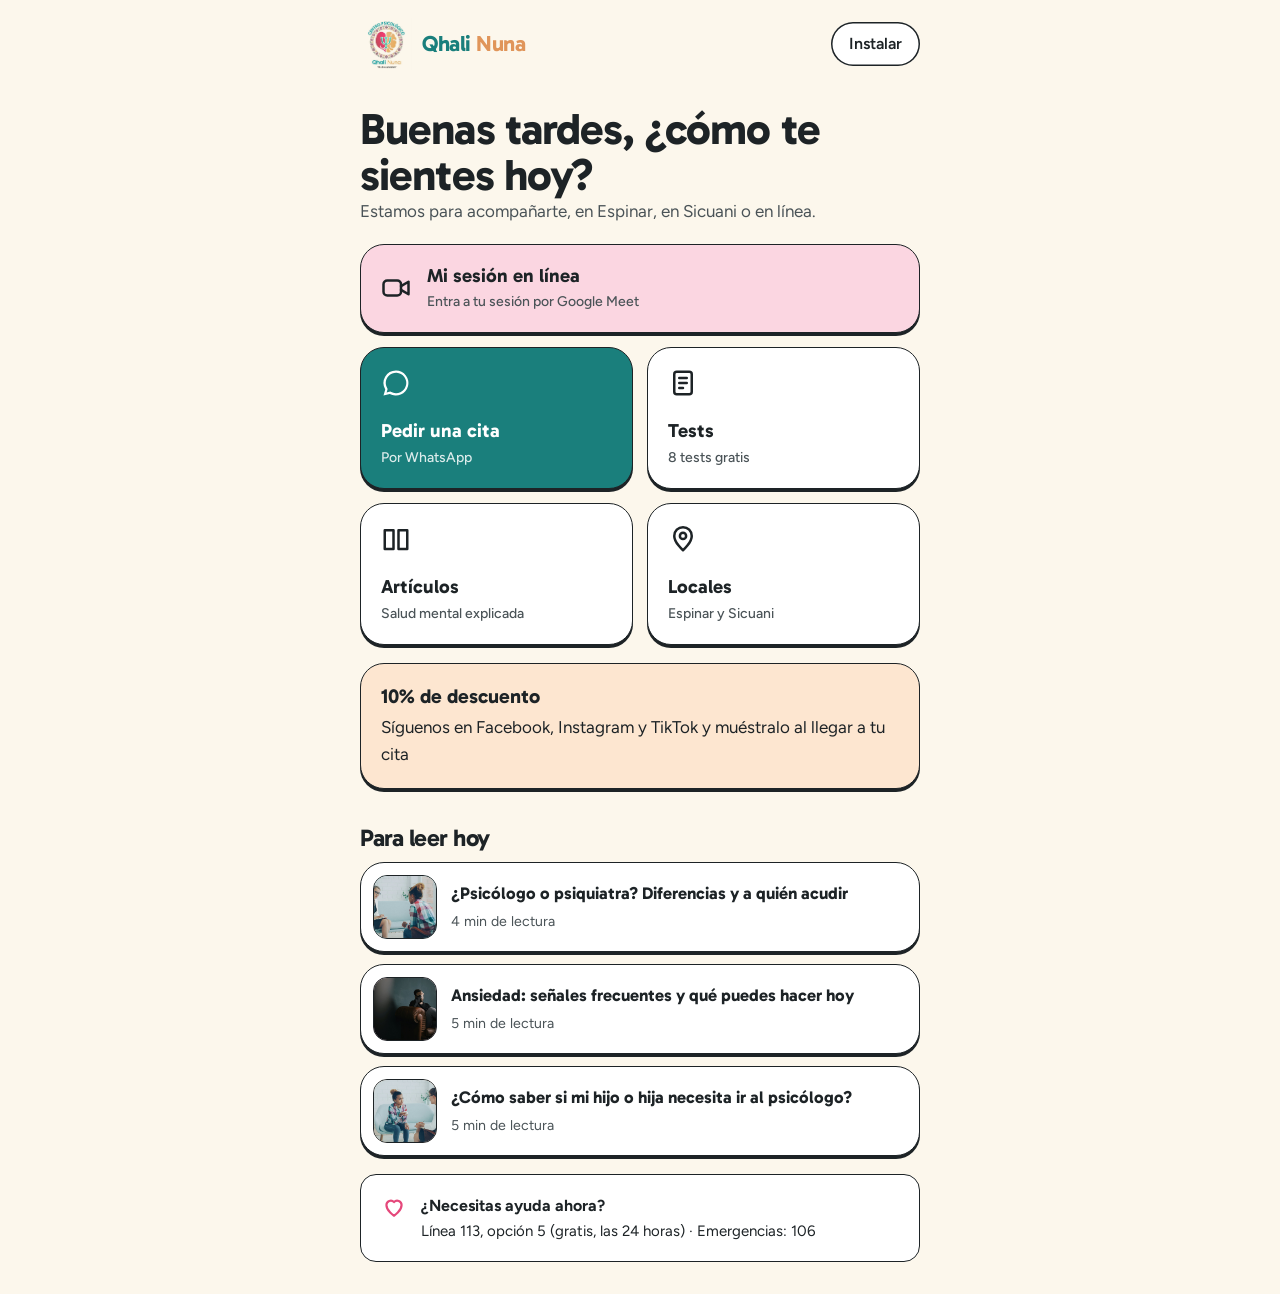
<file: app.html>
<!doctype html>
<html lang="es" class="no-js">
<head>
<meta charset="utf-8">
<meta name="viewport" content="width=device-width, initial-scale=1, viewport-fit=cover">
<title>App Qhali Nuna</title>
<meta name="description" content="La app de Qhali Nuna: pide tu cita, haz tests psicológicos y lee artículos.">
<link rel="icon" href="icons/icon-192.png" type="image/png">
<link rel="apple-touch-icon" href="icons/icon-192.png">
<link rel="manifest" href="manifest.webmanifest">
<meta name="theme-color" content="#0e4644">
<meta name="apple-mobile-web-app-capable" content="yes">
<meta name="apple-mobile-web-app-title" content="Qhali Nuna">
<link rel="preconnect" href="https://fonts.googleapis.com">
<link rel="preconnect" href="https://fonts.gstatic.com" crossorigin>
<link href="https://fonts.googleapis.com/css2?family=Gabarito:wght@500;600;700;800&family=Figtree:wght@400;500;600;700&display=swap" rel="stylesheet">
<link rel="stylesheet" href="styles.css">
<script src="config.js"></script>
<script src="articulos.js"></script>
<style>
  body { padding-bottom: 32px; }
  .app-top { display: flex; align-items: center; justify-content: space-between; padding: 18px 0; }
  .app-hi { font: 700 clamp(30px, 7vw, 44px)/1.05 var(--font-head); letter-spacing: -0.02em; }
  .app-sub { color: var(--ink-soft); }
  .app-promo { padding: 20px; display: grid; gap: 6px; background: var(--peach-light); }
  .app-promo b { font: 700 20px/1.2 var(--font-head); }
  .app-section h2 { font-size: 24px; margin: 18px 0 12px; }
  .app-posts { display: grid; gap: 12px; }
  .app-post { display: flex; gap: 14px; align-items: center; padding: 12px; text-decoration: none; }
  .app-post span:first-child { width: 64px; height: 64px; border-radius: 14px; display: grid; place-items: center; flex: none; border: 1.5px solid var(--line); }
  .app-post svg { width: 36px; height: 36px; }
  .app-post b { font: 700 17px/1.25 var(--font-head); }
</style>
</head>
<body>
<main class="wrap app-home" id="contenido">
  <div class="app-top">
    <a class="brand" href="index.html" aria-label="Ir a la página de Qhali Nuna"><img src="logo-qhali-nuna.jpg" alt="" width="44" height="44"><b><span>Qhali</span> <span>Nuna</span></b></a>
    <button class="btn btn--light" type="button" data-install style="min-height:44px;padding:8px 18px">Instalar</button>
  </div>
  <p class="install-help" id="install-help" hidden></p>

  <div>
    <p class="app-hi" id="hello">Hola, ¿cómo te sientes hoy?</p>
    <p class="app-sub">Estamos para acompañarte, en Espinar, en Sicuani o en línea.</p>
  </div>

  <div class="app-tiles">
    <a class="card app-tile is-meet" href="sesion.html" data-meet-link>
      <svg viewBox="0 0 24 24" fill="none" stroke="currentColor" stroke-width="2" stroke-linecap="round" stroke-linejoin="round" aria-hidden="true"><rect x="2" y="6" width="14" height="12" rx="3"/><path d="M16 10.5l6-3.5v10l-6-3.5"/></svg>
      <span>Mi sesión en línea<small>Entra a tu sesión por Google Meet</small></span></a>
    <a class="card app-tile is-main" href="#" data-choose>
      <svg viewBox="0 0 24 24" fill="currentColor" aria-hidden="true"><path d="M12 2a10 10 0 0 0-8.6 15.1L2 22l5-1.3A10 10 0 1 0 12 2zm0 18.2a8.2 8.2 0 0 1-4.2-1.2l-.3-.2-3 .8.8-2.9-.2-.3A8.2 8.2 0 1 1 12 20.2z"/></svg>
      <span>Pedir una cita<small>Por WhatsApp</small></span></a>
    <a class="card app-tile" href="tests.html">
      <svg viewBox="0 0 24 24" fill="none" stroke="currentColor" stroke-width="2" stroke-linecap="round" aria-hidden="true"><rect x="5" y="3" width="14" height="18" rx="2"/><path d="M9 8h6M9 12h6M9 16h3"/></svg>
      <span>Tests<small>8 tests gratis</small></span></a>
    <a class="card app-tile" href="blog.html">
      <svg viewBox="0 0 24 24" fill="none" stroke="currentColor" stroke-width="2" stroke-linejoin="round" aria-hidden="true"><path d="M3 5h7v15H3zM14 5h7v15h-7z"/></svg>
      <span>Artículos<small>Salud mental explicada</small></span></a>
    <a class="card app-tile" href="index.html#locales">
      <svg viewBox="0 0 24 24" fill="none" stroke="currentColor" stroke-width="2" stroke-linecap="round" stroke-linejoin="round" aria-hidden="true"><path d="M12 21s-7-6.1-7-11.5A7 7 0 0 1 19 9.5C19 14.9 12 21 12 21z"/><circle cx="12" cy="9.5" r="2.5"/></svg>
      <span>Locales<small>Espinar y Sicuani</small></span></a>
  </div>

  <div class="card app-promo" data-promo="box">
    <b data-promo="titulo">10% de descuento</b>
    <span data-promo="texto">Síguenos en Facebook, Instagram y TikTok y muéstralo al llegar a tu cita</span>
  </div>

  <div class="app-section">
    <h2>Para leer hoy</h2>
    <div class="app-posts" id="app-posts"></div>
  </div>

  <div class="crisis">
    <svg viewBox="0 0 24 24" fill="none" stroke="currentColor" stroke-width="2" stroke-linecap="round" stroke-linejoin="round" aria-hidden="true"><path d="M12 21s-7-4.4-7-10a4 4 0 0 1 7-2.6A4 4 0 0 1 19 11c0 5.6-7 10-7 10z"/></svg>
    <div><b>¿Necesitas ayuda ahora?</b>Línea 113, opción 5 (gratis, las 24 horas) · Emergencias: 106</div>
  </div>
</main>

<div class="sheet" id="sheet" role="dialog" aria-modal="true" aria-labelledby="sheet-h">
  <div class="sheet__panel">
    <h2 id="sheet-h">¿A qué local quieres escribir?</h2>
    <a class="btn btn--primary" data-wa="espinar" href="https://wa.me/51935572175">Espinar · WhatsApp 935 572 175</a>
    <a class="btn btn--primary" data-wa="sicuani" href="https://wa.me/51931914570">Sicuani · WhatsApp 931 914 570</a>
    <a class="btn btn--light" data-wa="espinar" data-wa-msg="Hola, quiero pedir una cita en línea" href="https://wa.me/51935572175">Quiero una sesión en línea</a>
    <button class="btn btn--light" type="button" data-close>Cerrar</button>
  </div>
</div>

<script>
  (function () {
    var h = new Date().getHours();
    document.getElementById('hello').textContent = (h < 12 ? 'Buenos días' : h < 19 ? 'Buenas tardes' : 'Buenas noches') + ', ¿cómo te sientes hoy?';
    document.getElementById('app-posts').innerHTML = (window.QN_ARTICULOS || []).slice(0, 3).map(function (a) {
      return '<a class="card app-post" href="articulo.html?a=' + a.slug + '"><span class="' + a.color + '">' + qnCover(a) + '</span><span><b>' + a.titulo + '</b><br><small class="app-sub">' + a.minutos + ' min de lectura</small></span></a>';
    }).join('');
  })();
</script>
<script src="main.js"></script>
</body>
</html>
</file>
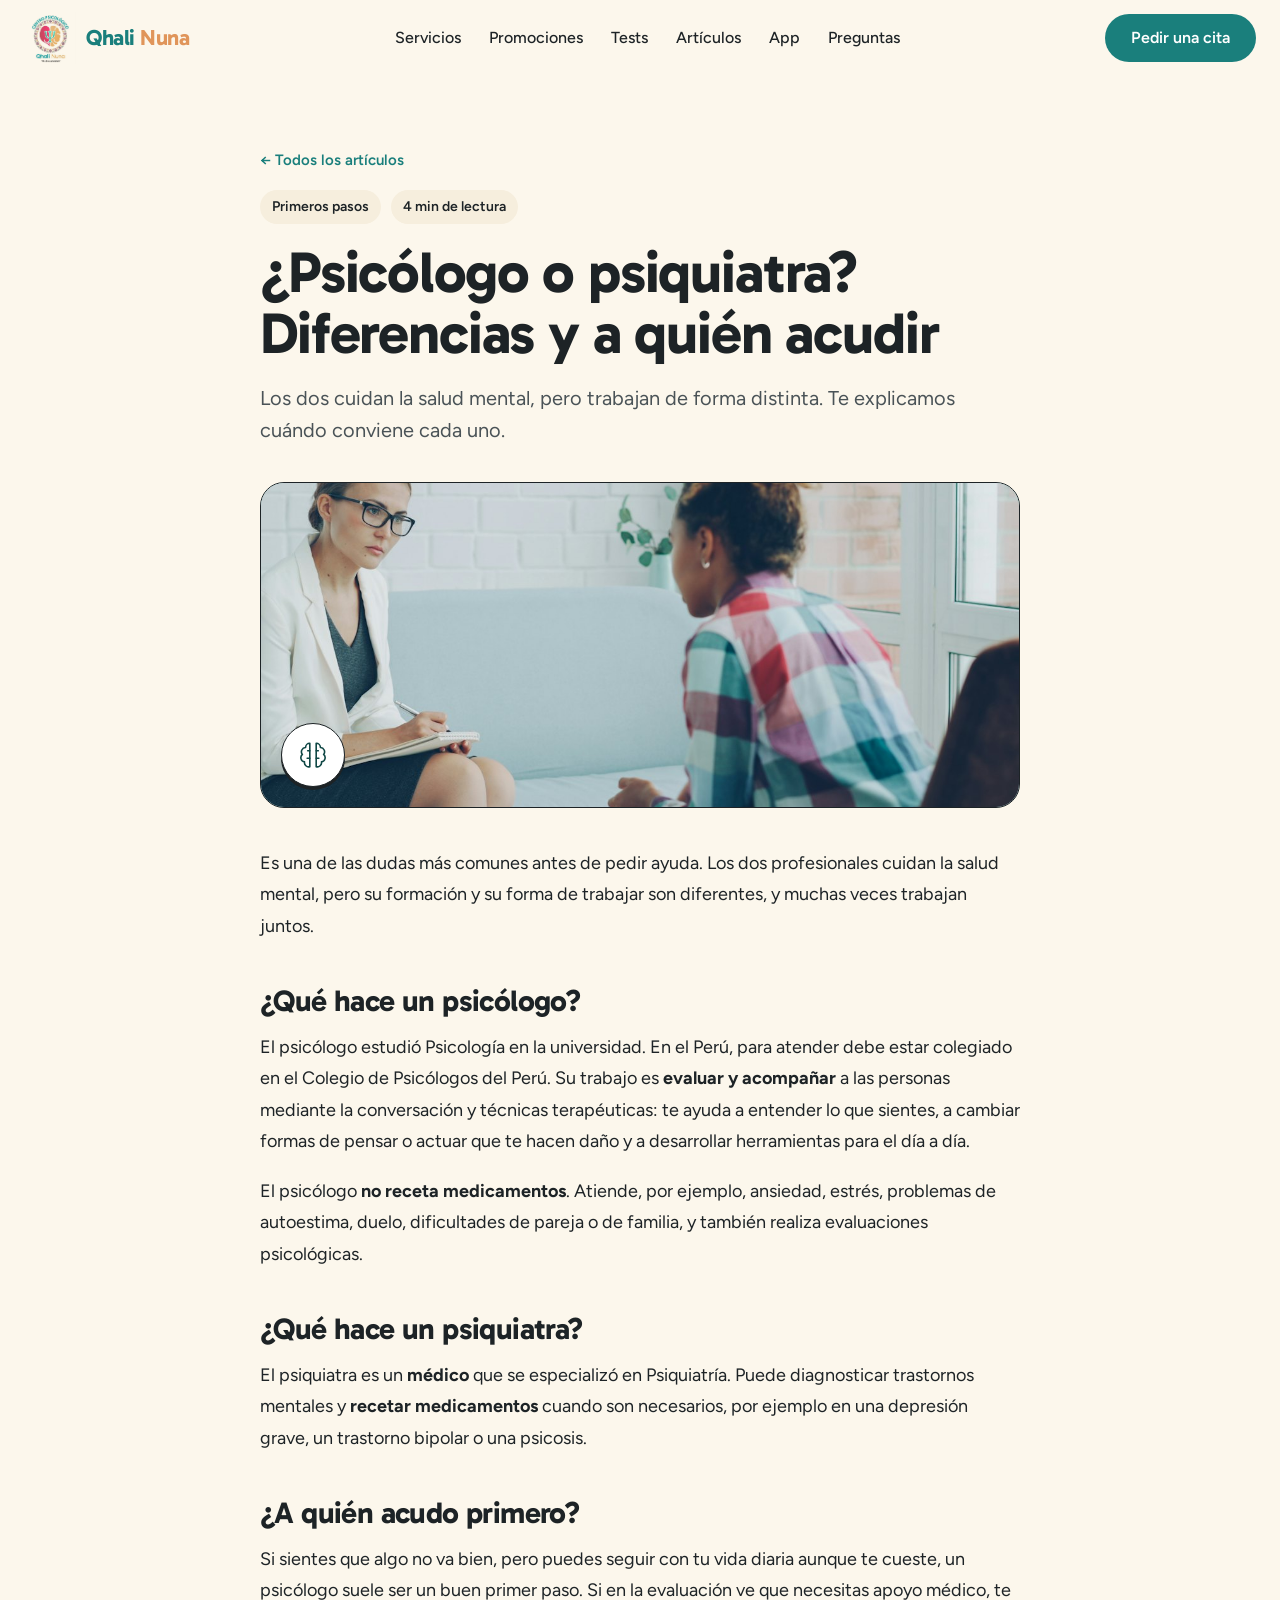
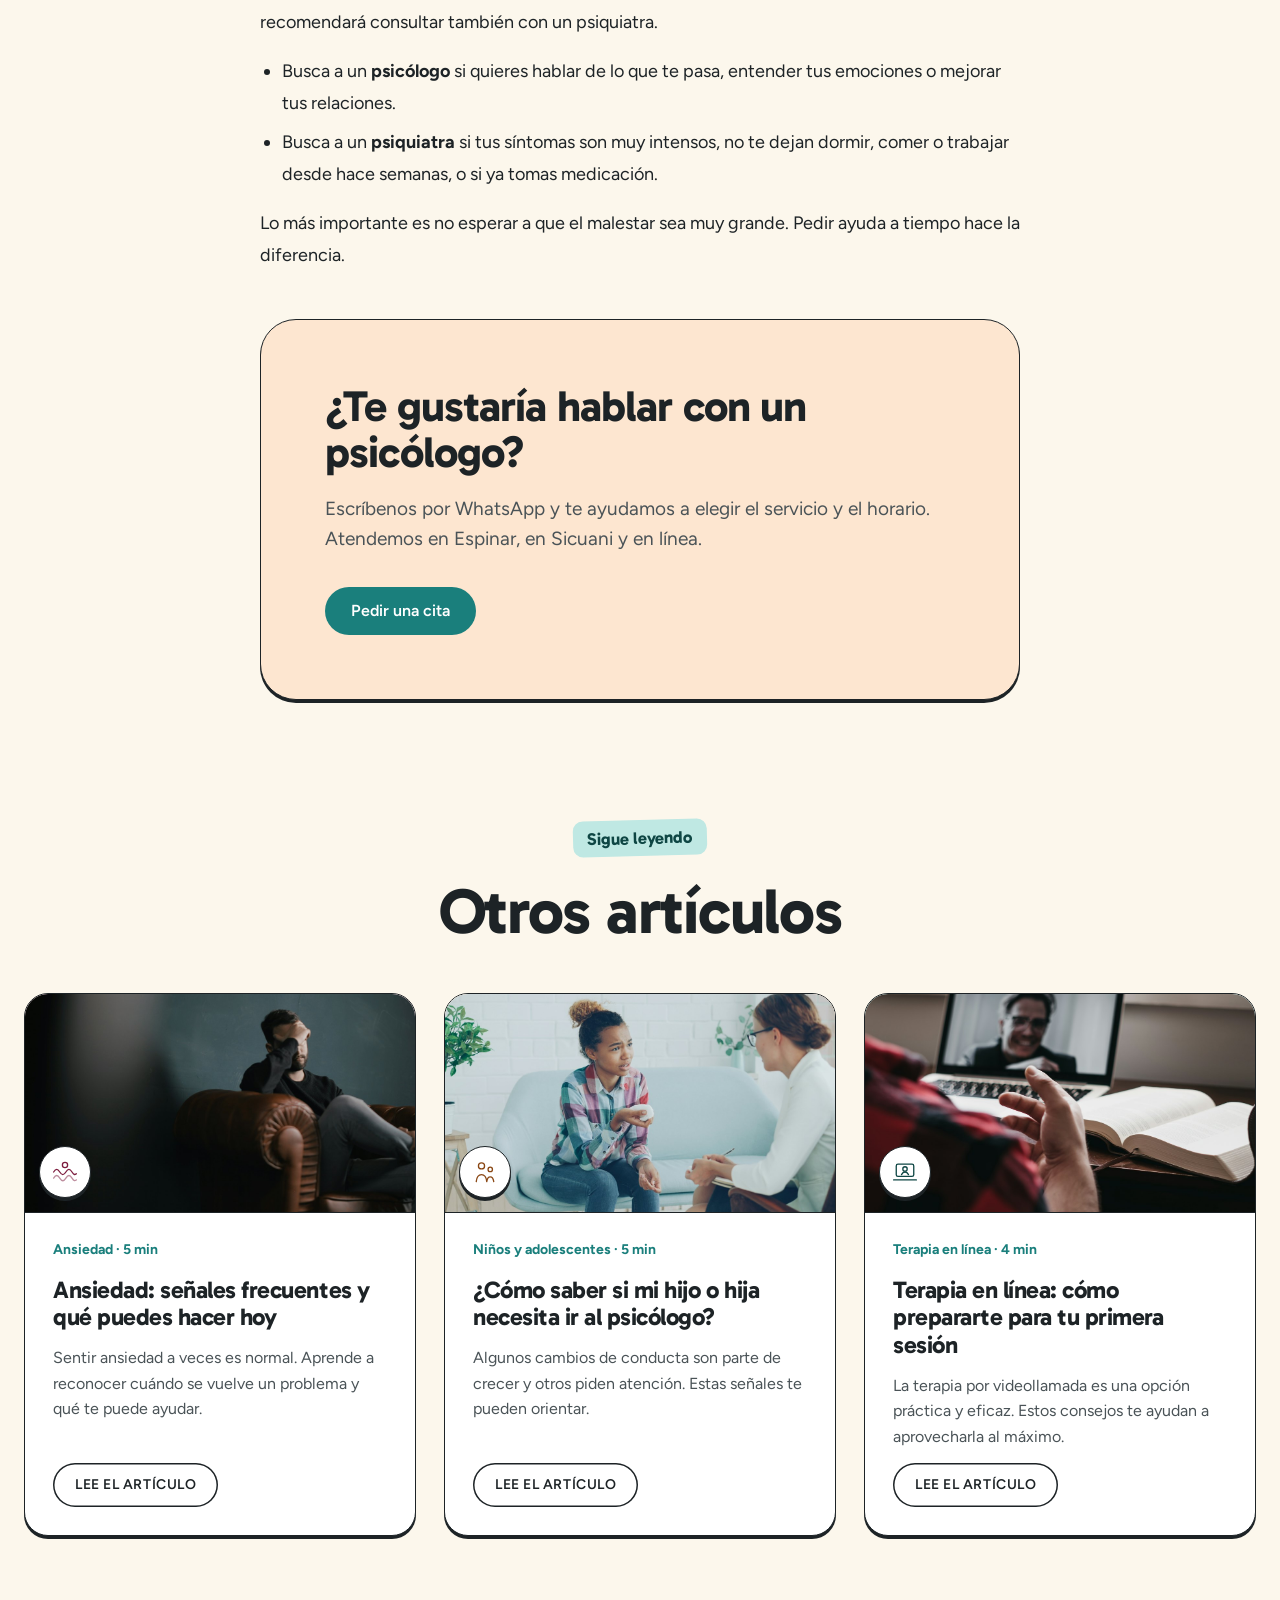
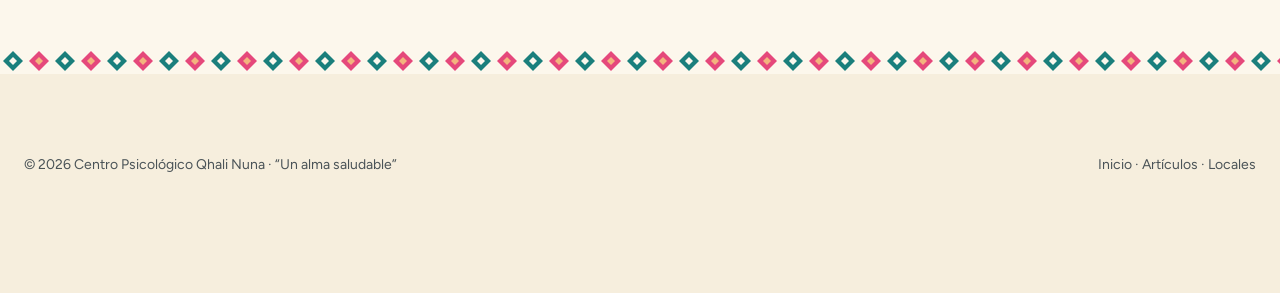
<file: articulo.html>
<!doctype html>
<html lang="es" class="no-js">
<head>
<meta charset="utf-8">
<meta name="viewport" content="width=device-width, initial-scale=1, viewport-fit=cover">
<title>Artículo | Qhali Nuna</title>
<meta name="description" content="Artículos de salud mental de Qhali Nuna.">
<link rel="icon" href="icons/icon-192.png" type="image/png">
<link rel="manifest" href="manifest.webmanifest">
<meta name="theme-color" content="#0e4644">
<link rel="preconnect" href="https://fonts.googleapis.com">
<link rel="preconnect" href="https://fonts.gstatic.com" crossorigin>
<link href="https://fonts.googleapis.com/css2?family=Gabarito:wght@500;600;700;800&family=Figtree:wght@400;500;600;700&display=swap" rel="stylesheet">
<link rel="stylesheet" href="styles.css">
<script src="config.js"></script>
<script src="articulos.js"></script>
</head>
<body>
<a class="skip" href="#contenido">Ir al contenido</a>
<header class="header" id="header">
  <div class="wrap header__bar">
    <a class="brand" href="index.html" aria-label="Centro Psicológico Qhali Nuna, ir al inicio"><img src="logo-qhali-nuna.jpg" alt="" width="52" height="52"><b><span>Qhali</span> <span>Nuna</span></b></a>
    <nav class="nav" aria-label="Principal">
      <a href="index.html#servicios">Servicios</a><a href="index.html#promociones">Promociones</a><a href="tests.html">Tests</a><a href="blog.html" aria-current="page">Artículos</a><a href="index.html#app">App</a><a href="index.html#preguntas">Preguntas</a>
    </nav>
    <div class="header__cta">
      <a class="btn btn--primary" href="index.html#locales">Pedir una cita</a>
      <button class="menu-btn" type="button" aria-expanded="false" aria-controls="menu" aria-label="Abrir menú"><span></span></button>
    </div>
  </div>
</header>
<nav class="mobile-menu" id="menu" aria-label="Menú">
  <a href="index.html">Inicio</a><a href="tests.html">Tests psicológicos</a><a href="blog.html">Artículos</a><a href="index.html#app">Descarga la app</a><a href="index.html#preguntas">Preguntas</a>
  <a class="btn btn--primary" href="index.html#locales">Pedir una cita</a>
</nav>

<main id="contenido">
  <section class="page-hero" style="padding-bottom: 0"><div class="wrap">
    <article class="article" id="article">
      <p class="crumbs"><a href="blog.html">← Todos los artículos</a></p>
    </article>
  </div></section>
  <section class="section more" style="padding-top: 40px"><div class="wrap">
    <div class="head reveal" style="margin-bottom: 48px"><span class="tagline">Sigue leyendo</span><h2>Otros artículos</h2></div>
    <div class="posts" id="posts"></div>
  </div></section>
</main>

<div class="pattern" aria-hidden="true"></div>
<footer class="footer">
  <div class="wrap">
    <div class="footer__legal" style="margin-top:0;border-top:0;padding-top:0">
      <span>© 2026 Centro Psicológico Qhali Nuna · “Un alma saludable”</span>
      <span><a href="index.html">Inicio</a> · <a href="blog.html">Artículos</a> · <a href="index.html#locales">Locales</a></span>
    </div>
  </div>
</footer>

<script>(function(){function card(a,i){return '<a class="card post reveal" data-delay="'+(i%3)+'" href="articulo.html?a='+a.slug+'"><span class="post__cover '+a.color+'">'+qnCover(a)+'</span><span class="post__body"><span class="post__tag">'+a.tag+' · '+a.minutos+' min</span><h3>'+a.titulo+'</h3><p>'+a.resumen+'</p><span class="btn btn--light">Lee el artículo</span></span></a>';}
var q=new URLSearchParams(location.search).get('a');var a=QN_ARTICULOS.find(function(x){return x.slug===q;})||QN_ARTICULOS[0];
document.title=a.titulo+' | Qhali Nuna';var md=document.querySelector('meta[name=description]');if(md)md.content=a.resumen;
var el=document.getElementById('article');
el.insertAdjacentHTML('beforeend','<header class="article__head"><div class="article__meta"><span class="chip">'+a.tag+'</span><span class="chip">'+a.minutos+' min de lectura</span></div><h1>'+a.titulo+'</h1><p class="lead">'+a.resumen+'</p></header><div class="article__cover '+a.color+'">'+qnCover(a)+'</div><div class="prose">'+a.cuerpo+'</div><div class="cta-box article__cta"><h2>¿Te gustaría hablar con un psicólogo?</h2><p>Escríbenos por WhatsApp y te ayudamos a elegir el servicio y el horario. Atendemos en Espinar, en Sicuani y en línea.</p><a class="btn btn--primary" href="index.html#locales">Pedir una cita</a></div>');
document.getElementById('posts').innerHTML=QN_ARTICULOS.filter(function(x){return x!==a;}).slice(0,3).map(card).join('');
})();</script>
<script src="main.js"></script>
</body>
</html>
</file>
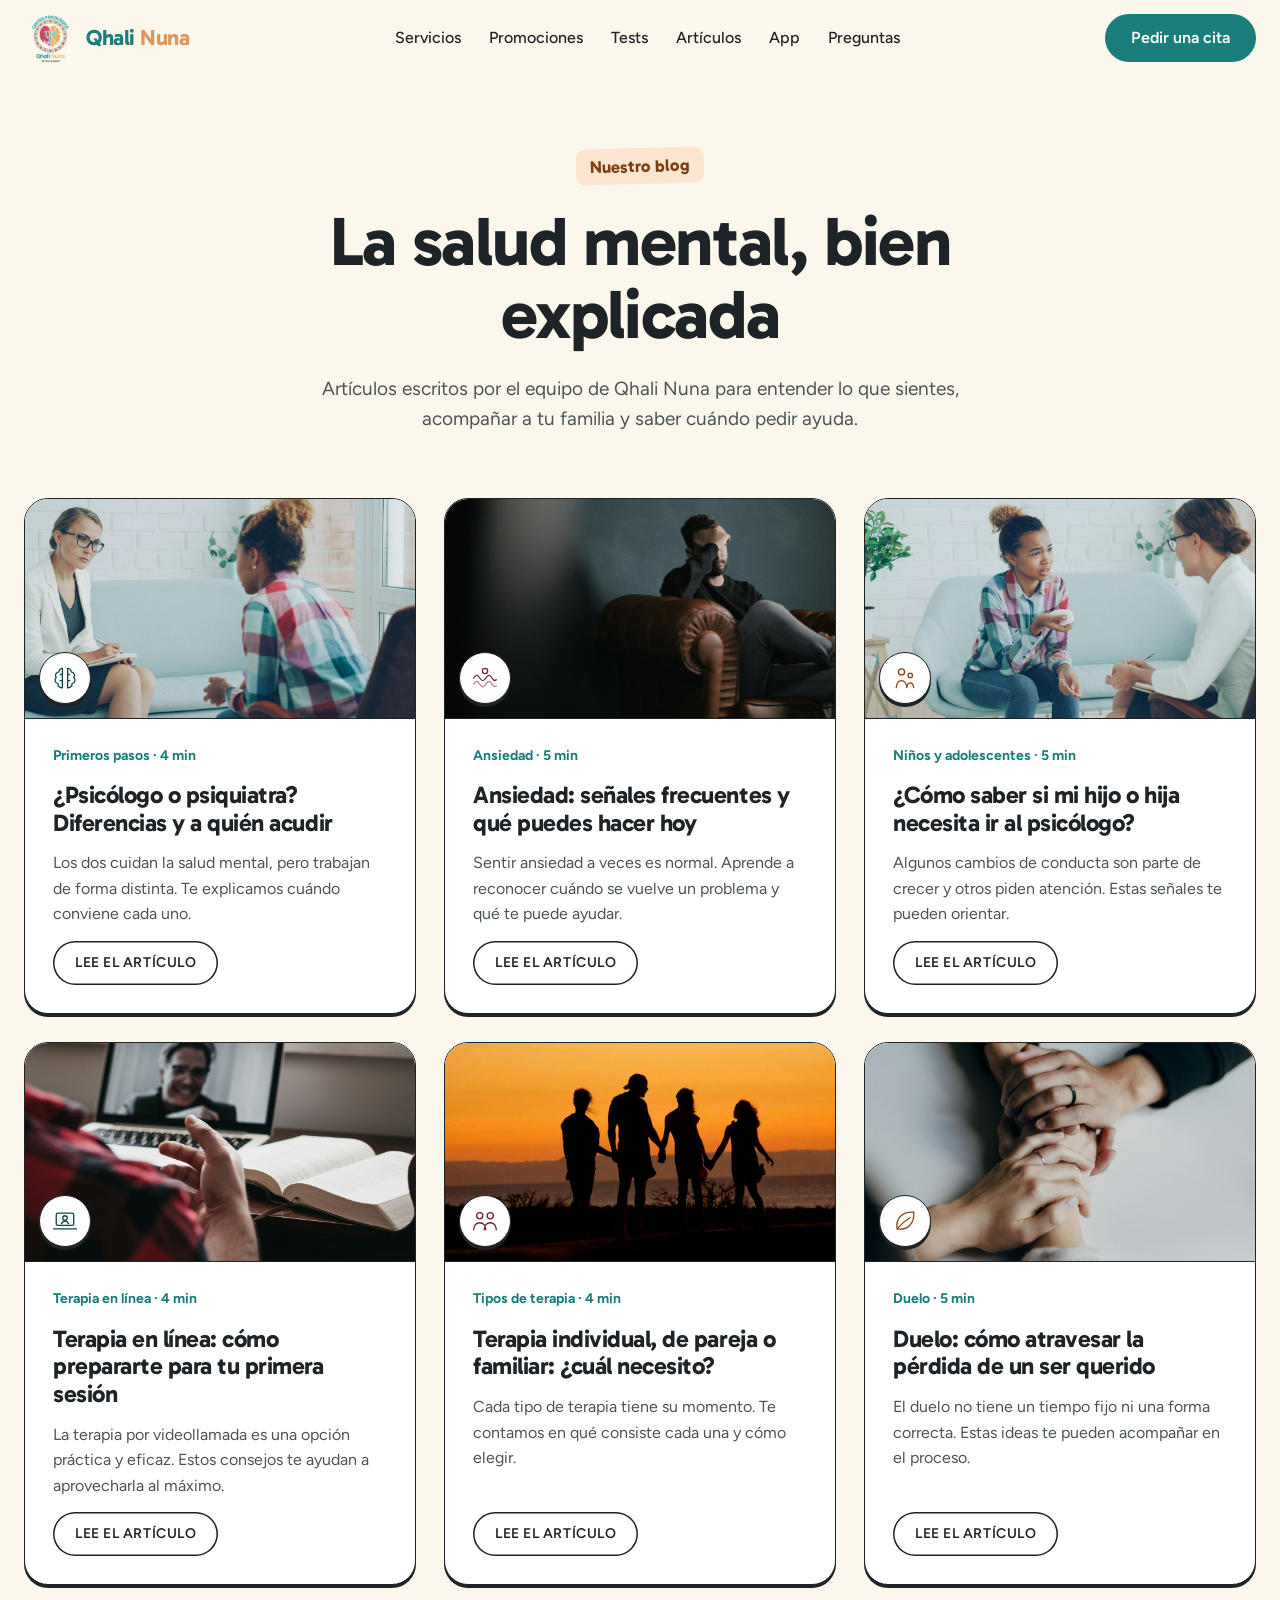
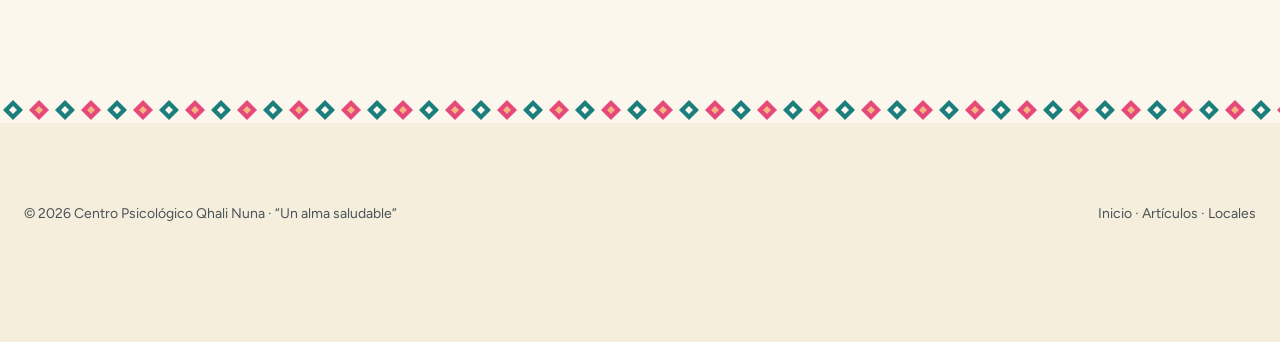
<file: blog.html>
<!doctype html>
<html lang="es" class="no-js">
<head>
<meta charset="utf-8">
<meta name="viewport" content="width=device-width, initial-scale=1, viewport-fit=cover">
<title>Artículos de salud mental | Qhali Nuna</title>
<meta name="description" content="Artículos sobre ansiedad, duelo, terapia en línea, niños y adolescentes, y cómo elegir el tipo de terapia.">
<link rel="icon" href="icons/icon-192.png" type="image/png">
<link rel="manifest" href="manifest.webmanifest">
<meta name="theme-color" content="#0e4644">
<link rel="preconnect" href="https://fonts.googleapis.com">
<link rel="preconnect" href="https://fonts.gstatic.com" crossorigin>
<link href="https://fonts.googleapis.com/css2?family=Gabarito:wght@500;600;700;800&family=Figtree:wght@400;500;600;700&display=swap" rel="stylesheet">
<link rel="stylesheet" href="styles.css">
<script src="config.js"></script>
<script src="articulos.js"></script>
</head>
<body>
<a class="skip" href="#contenido">Ir al contenido</a>
<header class="header" id="header">
  <div class="wrap header__bar">
    <a class="brand" href="index.html" aria-label="Centro Psicológico Qhali Nuna, ir al inicio"><img src="logo-qhali-nuna.jpg" alt="" width="52" height="52"><b><span>Qhali</span> <span>Nuna</span></b></a>
    <nav class="nav" aria-label="Principal">
      <a href="index.html#servicios">Servicios</a><a href="index.html#promociones">Promociones</a><a href="tests.html">Tests</a><a href="blog.html" aria-current="page">Artículos</a><a href="index.html#app">App</a><a href="index.html#preguntas">Preguntas</a>
    </nav>
    <div class="header__cta">
      <a class="btn btn--primary" href="index.html#locales">Pedir una cita</a>
      <button class="menu-btn" type="button" aria-expanded="false" aria-controls="menu" aria-label="Abrir menú"><span></span></button>
    </div>
  </div>
</header>
<nav class="mobile-menu" id="menu" aria-label="Menú">
  <a href="index.html">Inicio</a><a href="tests.html">Tests psicológicos</a><a href="blog.html">Artículos</a><a href="index.html#app">Descarga la app</a><a href="index.html#preguntas">Preguntas</a>
  <a class="btn btn--primary" href="index.html#locales">Pedir una cita</a>
</nav>

<main id="contenido">
  <section class="page-hero"><div class="wrap"><div class="head reveal">
    <span class="tagline tagline--peach">Nuestro blog</span>
    <h1 style="font-size: clamp(40px, 5.4vw, 72px)">La salud mental, bien explicada</h1>
    <p>Artículos escritos por el equipo de Qhali Nuna para entender lo que sientes, acompañar a tu familia y saber cuándo pedir ayuda.</p>
  </div></div></section>
  <section class="section" style="padding-top: 24px"><div class="wrap"><div class="posts" id="posts"></div></div></section>
</main>

<div class="pattern" aria-hidden="true"></div>
<footer class="footer">
  <div class="wrap">
    <div class="footer__legal" style="margin-top:0;border-top:0;padding-top:0">
      <span>© 2026 Centro Psicológico Qhali Nuna · “Un alma saludable”</span>
      <span><a href="index.html">Inicio</a> · <a href="blog.html">Artículos</a> · <a href="index.html#locales">Locales</a></span>
    </div>
  </div>
</footer>

<script>(function(){function card(a,i){return '<a class="card post reveal" data-delay="'+(i%3)+'" href="articulo.html?a='+a.slug+'"><span class="post__cover '+a.color+'">'+qnCover(a)+'</span><span class="post__body"><span class="post__tag">'+a.tag+' · '+a.minutos+' min</span><h3>'+a.titulo+'</h3><p>'+a.resumen+'</p><span class="btn btn--light">Lee el artículo</span></span></a>';}document.getElementById("posts").innerHTML=QN_ARTICULOS.map(card).join("");})();</script>
<script src="main.js"></script>
</body>
</html>
</file>
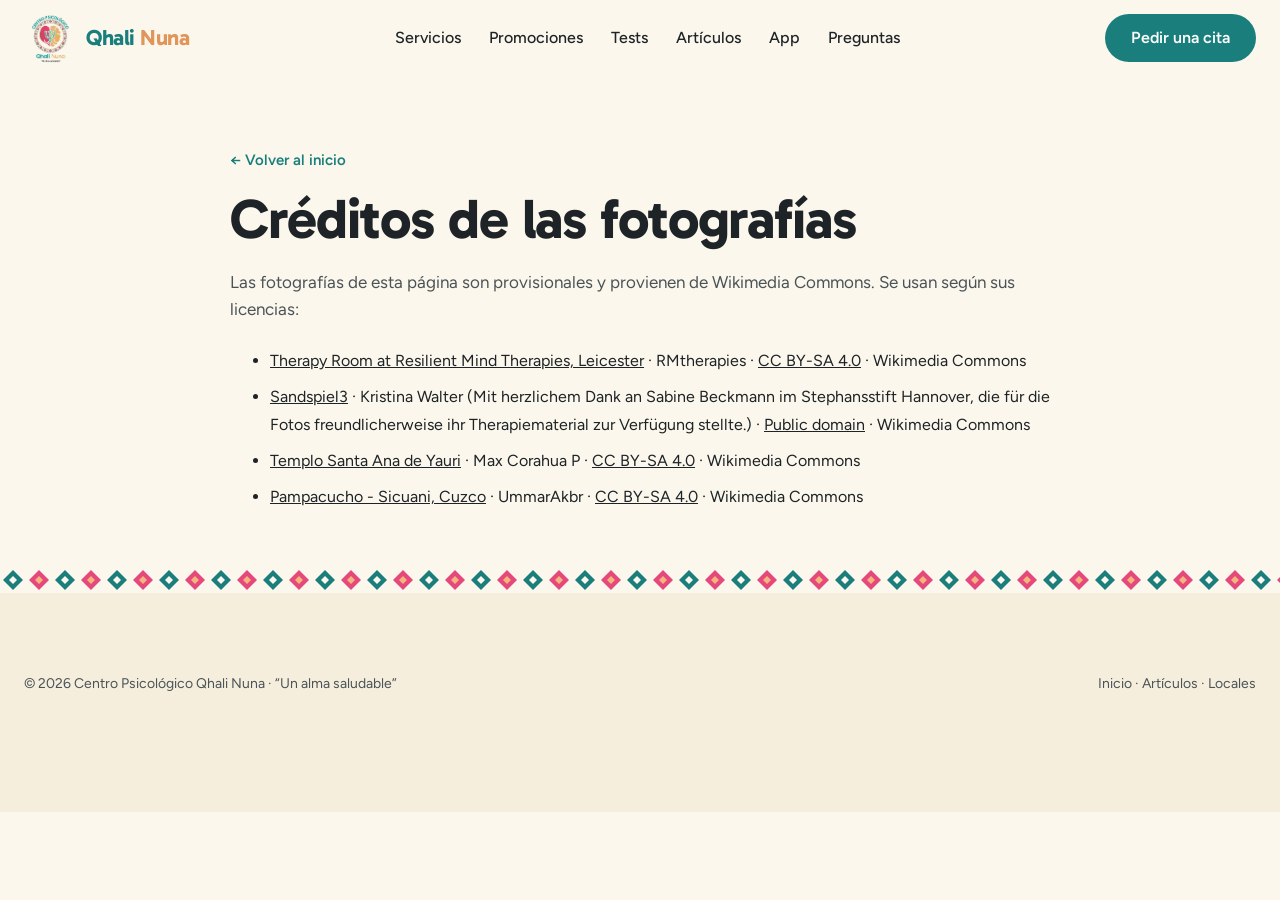
<file: credits.html>
<!doctype html>
<html lang="es" class="no-js">
<head>
<meta charset="utf-8">
<meta name="viewport" content="width=device-width, initial-scale=1, viewport-fit=cover">
<title>Créditos de las fotografías | Qhali Nuna</title>
<meta name="description" content="Créditos de las fotografías usadas en la página de Qhali Nuna.">
<link rel="icon" href="icons/icon-192.png" type="image/png">
<link rel="manifest" href="manifest.webmanifest">
<meta name="theme-color" content="#0e4644">
<link rel="preconnect" href="https://fonts.googleapis.com">
<link rel="preconnect" href="https://fonts.gstatic.com" crossorigin>
<link href="https://fonts.googleapis.com/css2?family=Gabarito:wght@500;600;700;800&family=Figtree:wght@400;500;600;700&display=swap" rel="stylesheet">
<link rel="stylesheet" href="styles.css">
<script src="config.js"></script>
</head>
<body>
<a class="skip" href="#contenido">Ir al contenido</a>
<header class="header" id="header">
  <div class="wrap header__bar">
    <a class="brand" href="index.html" aria-label="Centro Psicológico Qhali Nuna, ir al inicio"><img src="logo-qhali-nuna.jpg" alt="" width="52" height="52"><b><span>Qhali</span> <span>Nuna</span></b></a>
    <nav class="nav" aria-label="Principal">
      <a href="index.html#servicios">Servicios</a><a href="index.html#promociones">Promociones</a><a href="tests.html">Tests</a><a href="blog.html">Artículos</a><a href="index.html#app">App</a><a href="index.html#preguntas">Preguntas</a>
    </nav>
    <div class="header__cta">
      <a class="btn btn--primary" href="index.html#locales">Pedir una cita</a>
      <button class="menu-btn" type="button" aria-expanded="false" aria-controls="menu" aria-label="Abrir menú"><span></span></button>
    </div>
  </div>
</header>
<nav class="mobile-menu" id="menu" aria-label="Menú">
  <a href="index.html">Inicio</a><a href="tests.html">Tests psicológicos</a><a href="blog.html">Artículos</a><a href="index.html#app">Descarga la app</a><a href="index.html#preguntas">Preguntas</a>
  <a class="btn btn--primary" href="index.html#locales">Pedir una cita</a>
</nav>

<main id="contenido"><section class="page-hero"><div class="wrap" style="max-width:820px"><p class="crumbs"><a href="index.html">← Volver al inicio</a></p><h1 style="font-size:clamp(34px,4.6vw,56px);margin-bottom:20px">Créditos de las fotografías</h1><p style="color:var(--ink-soft);margin-bottom:24px">Las fotografías de esta página son provisionales y provienen de Wikimedia Commons. Se usan según sus licencias:</p><ul class="prose" style="font-size:16px">
        <li><a href="https://commons.wikimedia.org/wiki/File:Therapy_Room_at_Resilient_Mind_Therapies,_Leicester.jpg" target="_blank" rel="noopener">Therapy Room at Resilient Mind Therapies, Leicester</a> · RMtherapies · <a href="https://creativecommons.org/licenses/by-sa/4.0" target="_blank" rel="noopener">CC BY-SA 4.0</a> · Wikimedia Commons</li>
        <li><a href="https://commons.wikimedia.org/wiki/File:Sandspiel3.jpg" target="_blank" rel="noopener">Sandspiel3</a> · Kristina Walter (Mit herzlichem Dank an Sabine Beckmann im Stephansstift Hannover, die für die Fotos freundlicherweise ihr Therapiematerial zur Verfügung stellte.) · <a href="https://creativecommons.org/publicdomain/mark/1.0/" target="_blank" rel="noopener">Public domain</a> · Wikimedia Commons</li>
        <li><a href="https://commons.wikimedia.org/wiki/File:Templo_Santa_Ana_de_Yauri.jpg" target="_blank" rel="noopener">Templo Santa Ana de Yauri</a> · Max Corahua P · <a href="https://creativecommons.org/licenses/by-sa/4.0" target="_blank" rel="noopener">CC BY-SA 4.0</a> · Wikimedia Commons</li>
        <li><a href="https://commons.wikimedia.org/wiki/File:Pampacucho_-_Sicuani,_Cuzco.jpg" target="_blank" rel="noopener">Pampacucho - Sicuani, Cuzco</a> · UmmarAkbr · <a href="https://creativecommons.org/licenses/by-sa/4.0" target="_blank" rel="noopener">CC BY-SA 4.0</a> · Wikimedia Commons</li>
      </ul></div></section></main>

<div class="pattern" aria-hidden="true"></div>
<footer class="footer">
  <div class="wrap">
    <div class="footer__legal" style="margin-top:0;border-top:0;padding-top:0">
      <span>© 2026 Centro Psicológico Qhali Nuna · “Un alma saludable”</span>
      <span><a href="index.html">Inicio</a> · <a href="blog.html">Artículos</a> · <a href="index.html#locales">Locales</a></span>
    </div>
  </div>
</footer>

<script src="main.js"></script>
</body>
</html>
</file>
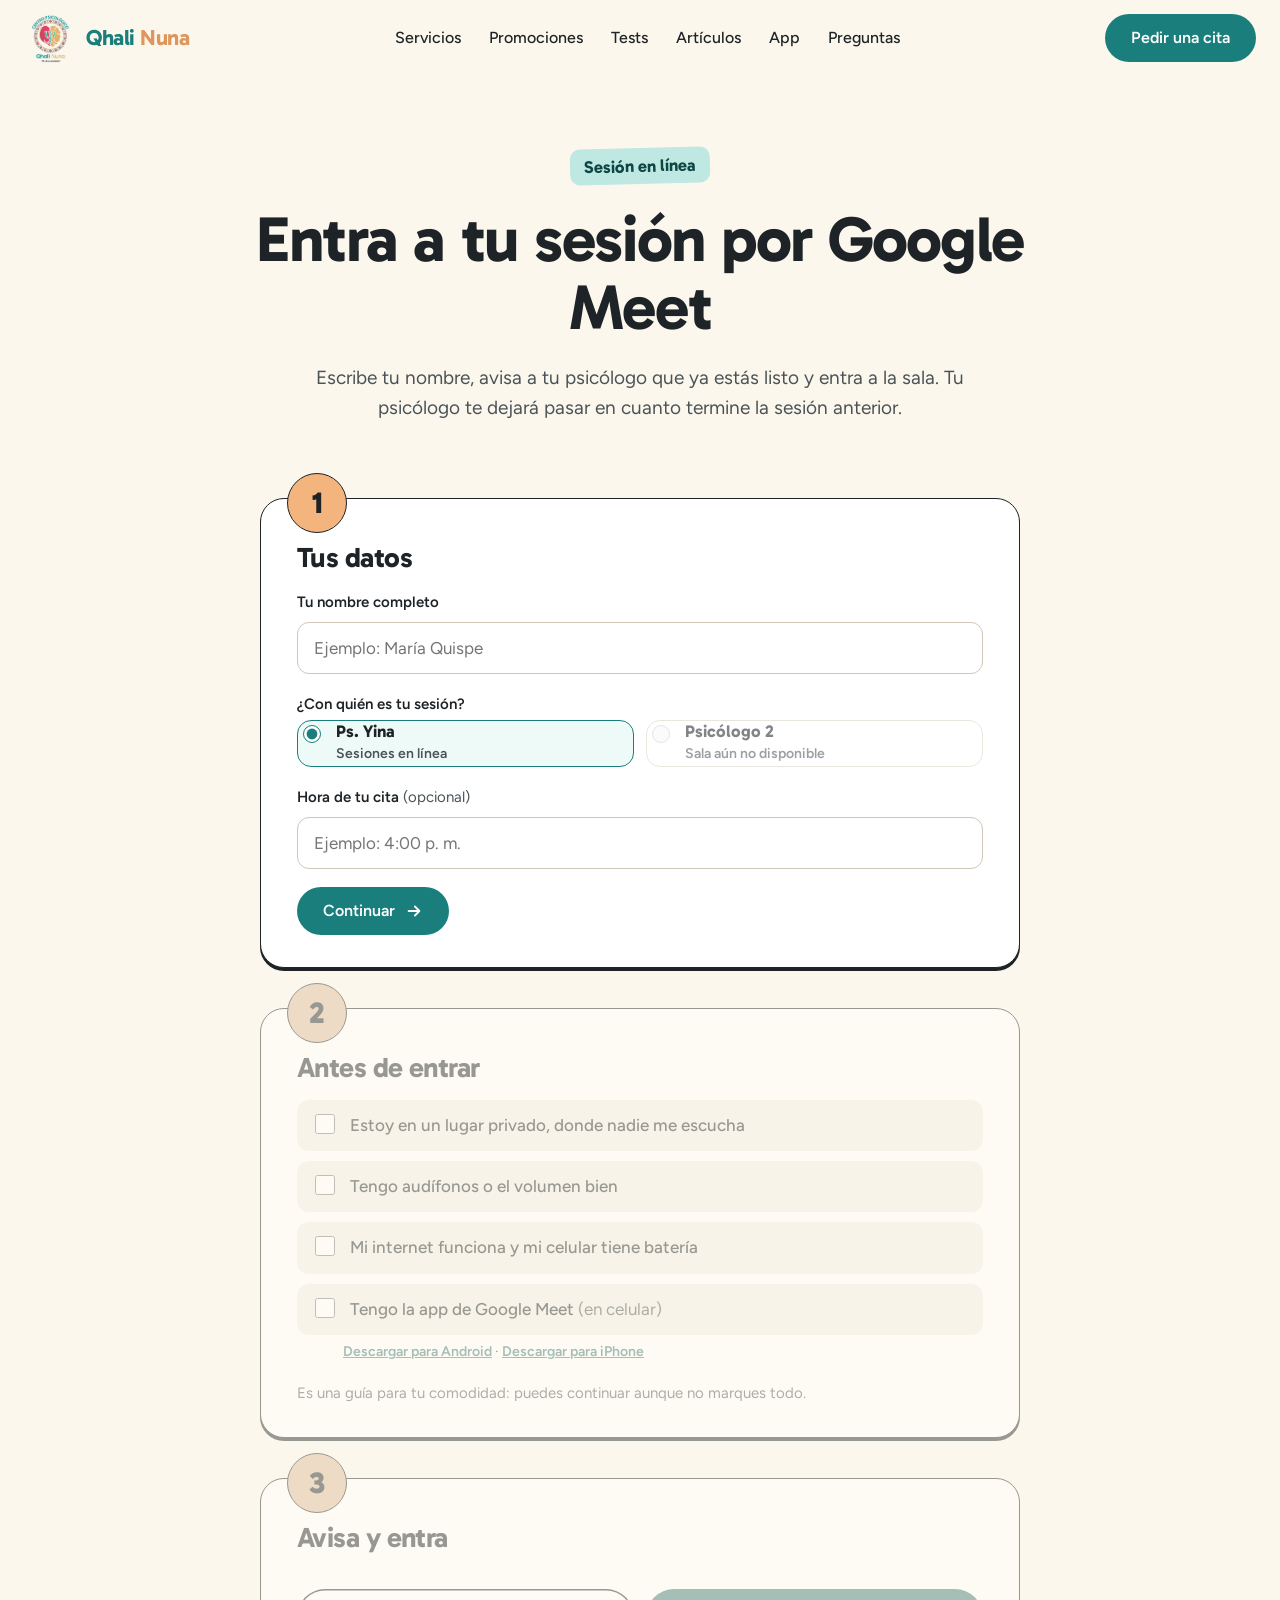
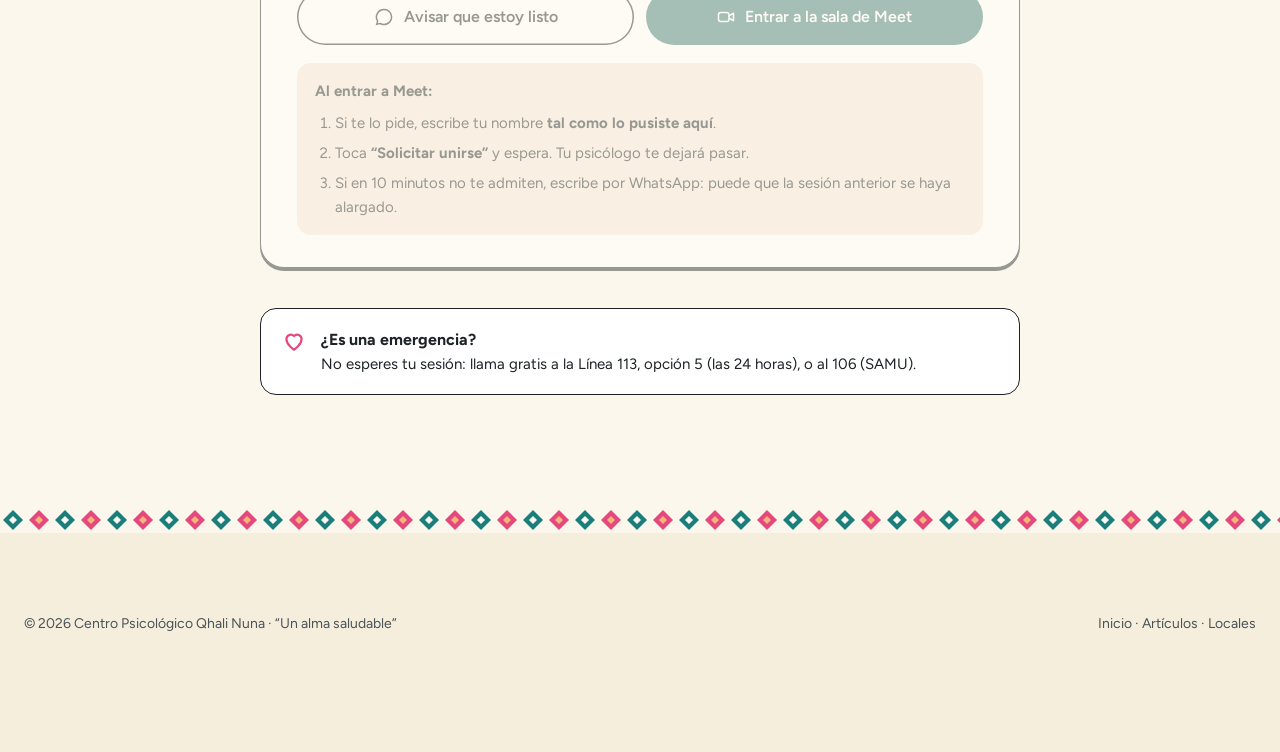
<file: sesion.html>
<!doctype html>
<html lang="es" class="no-js">
<head>
<meta charset="utf-8">
<meta name="viewport" content="width=device-width, initial-scale=1, viewport-fit=cover">
<title>Mi sesión en línea | Qhali Nuna</title>
<meta name="description" content="Entra a tu sesión en línea con tu psicólogo de Qhali Nuna por Google Meet.">
<link rel="icon" href="icons/icon-192.png" type="image/png">
<link rel="manifest" href="manifest.webmanifest">
<meta name="robots" content="noindex">
<meta name="theme-color" content="#0e4644">
<link rel="preconnect" href="https://fonts.googleapis.com">
<link rel="preconnect" href="https://fonts.gstatic.com" crossorigin>
<link href="https://fonts.googleapis.com/css2?family=Gabarito:wght@500;600;700;800&family=Figtree:wght@400;500;600;700&display=swap" rel="stylesheet">
<link rel="stylesheet" href="styles.css">
<script src="config.js"></script>
</head>
<body>
<a class="skip" href="#contenido">Ir al contenido</a>
<header class="header" id="header">
  <div class="wrap header__bar">
    <a class="brand" href="index.html" aria-label="Centro Psicológico Qhali Nuna, ir al inicio"><img src="logo-qhali-nuna.jpg" alt="" width="52" height="52"><b><span>Qhali</span> <span>Nuna</span></b></a>
    <nav class="nav" aria-label="Principal">
      <a href="index.html#servicios">Servicios</a><a href="index.html#promociones">Promociones</a><a href="tests.html">Tests</a><a href="blog.html">Artículos</a><a href="index.html#app">App</a><a href="index.html#preguntas">Preguntas</a>
    </nav>
    <div class="header__cta">
      <a class="btn btn--primary" href="index.html#locales">Pedir una cita</a>
      <button class="menu-btn" type="button" aria-expanded="false" aria-controls="menu" aria-label="Abrir menú"><span></span></button>
    </div>
  </div>
</header>
<nav class="mobile-menu" id="menu" aria-label="Menú">
  <a href="index.html">Inicio</a><a href="tests.html">Tests psicológicos</a><a href="blog.html">Artículos</a><a href="index.html#app">Descarga la app</a><a href="index.html#preguntas">Preguntas</a>
  <a class="btn btn--primary" href="index.html#locales">Pedir una cita</a>
</nav>

<main id="contenido">
  <section class="page-hero" style="padding-bottom: 24px">
    <div class="wrap"><div class="head reveal" style="margin-bottom:0">
      <span class="tagline">Sesión en línea</span>
      <h1 style="font-size: clamp(38px, 5vw, 64px)">Entra a tu sesión por Google Meet</h1>
      <p>Escribe tu nombre, avisa a tu psicólogo que ya estás listo y entra a la sala. Tu psicólogo te dejará pasar en cuanto termine la sesión anterior.</p>
    </div></div>
  </section>

  <section class="section" style="padding-top: 24px">
    <div class="wrap">
      <div class="session-flow">
        <!-- Paso 1 -->
        <div class="card flow-step reveal" id="step-1">
          <span class="step__num">1</span>
          <h2>Tus datos</h2>
          <form id="who" novalidate>
            <div class="field">
              <label for="f-name">Tu nombre completo</label>
              <input id="f-name" name="name" type="text" autocomplete="name" required aria-describedby="f-name-err" placeholder="Ejemplo: María Quispe">
              <p class="field__error" id="f-name-err" hidden>Escribe tu nombre para que tu psicólogo sepa quién eres.</p>
            </div>
            <fieldset class="field">
              <legend>¿Con quién es tu sesión?</legend>
              <div class="pick" id="f-psy"></div>
              <p class="field__error" id="f-psy-err" hidden>Elige a tu psicólogo.</p>
            </fieldset>
            <div class="field">
              <label for="f-time">Hora de tu cita <span class="opt">(opcional)</span></label>
              <input id="f-time" name="time" type="text" autocomplete="off" placeholder="Ejemplo: 4:00 p. m.">
            </div>
            <button class="btn btn--primary" type="submit">Continuar
              <svg viewBox="0 0 20 20" fill="none" stroke="currentColor" stroke-width="2" stroke-linecap="round" stroke-linejoin="round" aria-hidden="true"><path d="M4 10h11M11 5l5 5-5 5"/></svg></button>
          </form>
        </div>

        <!-- Paso 2 -->
        <div class="card flow-step is-locked" id="step-2" aria-disabled="true">
          <span class="step__num">2</span>
          <h2>Antes de entrar</h2>
          <ul class="ready" id="ready">
            <li><label><input type="checkbox"> Estoy en un lugar privado, donde nadie me escucha</label></li>
            <li><label><input type="checkbox"> Tengo audífonos o el volumen bien</label></li>
            <li><label><input type="checkbox"> Mi internet funciona y mi celular tiene batería</label></li>
            <li><label><input type="checkbox"> <span>Tengo la app de Google Meet <span class="opt">(en celular)</span></span></label>
              <span class="stores"><a href="https://play.google.com/store/apps/details?id=com.google.android.apps.tachyon" target="_blank" rel="noopener">Descargar para Android</a> · <a href="https://apps.apple.com/app/google-meet/id1013231476" target="_blank" rel="noopener">Descargar para iPhone</a></span></li>
          </ul>
          <p class="hint">Es una guía para tu comodidad: puedes continuar aunque no marques todo.</p>
        </div>

        <!-- Paso 3 -->
        <div class="card flow-step is-locked" id="step-3" aria-disabled="true">
          <span class="step__num">3</span>
          <h2>Avisa y entra</h2>
          <p class="hint" id="who-line"></p>
          <div class="enter-actions">
            <a class="btn btn--light btn--wa" id="btn-notify" href="#" target="_blank" rel="noopener">
              <svg class="wa" viewBox="0 0 24 24" fill="currentColor" aria-hidden="true"><path d="M12 2a10 10 0 0 0-8.6 15.1L2 22l5-1.3A10 10 0 1 0 12 2zm0 18.2a8.2 8.2 0 0 1-4.2-1.2l-.3-.2-3 .8.8-2.9-.2-.3A8.2 8.2 0 1 1 12 20.2z"/></svg>
              Avisar que estoy listo</a>
            <a class="btn btn--primary" id="btn-meet" href="#" target="_blank" rel="noopener">
              <svg viewBox="0 0 24 24" fill="none" stroke="currentColor" stroke-width="2" stroke-linecap="round" stroke-linejoin="round" aria-hidden="true"><rect x="2" y="6" width="14" height="12" rx="3"/><path d="M16 10.5l6-3.5v10l-6-3.5"/></svg>
              Entrar a la sala de Meet</a>
          </div>
          <div class="wait-note">
            <b>Al entrar a Meet:</b>
            <ol>
              <li>Si te lo pide, escribe tu nombre <b id="name-echo">tal como lo pusiste aquí</b>.</li>
              <li>Toca <b>“Solicitar unirse”</b> y espera. Tu psicólogo te dejará pasar.</li>
              <li>Si en 10 minutos no te admiten, escribe por WhatsApp: puede que la sesión anterior se haya alargado.</li>
            </ol>
          </div>
        </div>
      </div>

      <div class="crisis reveal" style="max-width: 760px; margin: 40px auto 0">
        <svg viewBox="0 0 24 24" fill="none" stroke="currentColor" stroke-width="2" stroke-linecap="round" stroke-linejoin="round" aria-hidden="true"><path d="M12 21s-7-4.4-7-10a4 4 0 0 1 7-2.6A4 4 0 0 1 19 11c0 5.6-7 10-7 10z"/></svg>
        <div><b>¿Es una emergencia?</b>No esperes tu sesión: llama gratis a la Línea 113, opción 5 (las 24 horas), o al 106 (SAMU).</div>
      </div>
    </div>
  </section>
</main>

<div class="pattern" aria-hidden="true"></div>
<footer class="footer">
  <div class="wrap">
    <div class="footer__legal" style="margin-top:0;border-top:0;padding-top:0">
      <span>© 2026 Centro Psicológico Qhali Nuna · “Un alma saludable”</span>
      <span><a href="index.html">Inicio</a> · <a href="blog.html">Artículos</a> · <a href="index.html#locales">Locales</a></span>
    </div>
  </div>
</footer>

<script>
(function () {
  var psy = (window.QN && QN.psicologos) || [];
  var KEY = 'qn-sesion';
  var saved = {};
  try { saved = JSON.parse(localStorage.getItem(KEY) || '{}'); } catch (e) {}

  var form = document.getElementById('who');
  var name = document.getElementById('f-name'), time = document.getElementById('f-time');
  var pick = document.getElementById('f-psy');
  var s2 = document.getElementById('step-2'), s3 = document.getElementById('step-3');
  var notify = document.getElementById('btn-notify'), meet = document.getElementById('btn-meet');

  pick.innerHTML = psy.map(function (p, i) {
    var ok = !!p.meet;
    return '<label class="pick__item' + (ok ? '' : ' is-off') + '"><input type="radio" name="psy" value="' + i + '"' + (ok ? '' : ' disabled') + '>' +
      '<span><b>' + p.nombre + '</b><small>' + (ok ? p.detalle : 'Sala aún no disponible') + '</small></span></label>';
  }).join('');

  if (saved.name) name.value = saved.name;
  if (saved.time) time.value = saved.time;
  var r = pick.querySelector('input[value="' + saved.psy + '"]:not([disabled])');
  if (r) r.checked = true;
  else { var only = pick.querySelectorAll('input:not([disabled])'); if (only.length === 1) only[0].checked = true; }

  function unlock(el) { el.classList.remove('is-locked'); el.removeAttribute('aria-disabled'); }

  form.addEventListener('submit', function (e) {
    e.preventDefault();
    var n = name.value.trim(), sel = pick.querySelector('input:checked'), bad = 0;
    document.getElementById('f-name-err').hidden = !!n; name.setAttribute('aria-invalid', !n); if (!n) bad++;
    document.getElementById('f-psy-err').hidden = !!sel; if (!sel) bad++;
    if (bad) { (n ? pick.querySelector('input:not([disabled])') : name).focus(); return; }

    var p = psy[+sel.value], t = time.value.trim().replace(/\.+$/, '');
    try { localStorage.setItem(KEY, JSON.stringify({ name: n, psy: sel.value, time: t })); } catch (err) {}

    var msg = 'Hola, soy ' + n + '. Ya estoy listo(a) para mi sesión en línea con ' + p.nombre + (t ? ' de las ' + t : '') + '. Voy a entrar a la sala de Meet.';
    notify.href = 'https://wa.me/' + p.whatsapp + '?text=' + encodeURIComponent(msg);
    meet.href = p.meet;
    document.getElementById('who-line').innerHTML = 'Vas a entrar como <b>' + n.replace(/</g, '&lt;') + '</b> a la sala de <b>' + p.nombre + '</b>.';
    document.getElementById('name-echo').textContent = n;
    unlock(s2); unlock(s3);
    s2.classList.add('is-in'); s3.classList.add('is-in');
    s3.scrollIntoView({ behavior: 'smooth', block: 'center' });
  });

  notify.addEventListener('click', function () { notify.classList.add('is-done'); notify.lastChild.textContent = ' Aviso enviado'; });
  [s2, s3].forEach(function (s) { s.addEventListener('click', function (e) { if (s.classList.contains('is-locked')) { e.preventDefault(); name.focus(); } }, true); });
})();
</script>
<script src="main.js"></script>
</body>
</html>
</file>
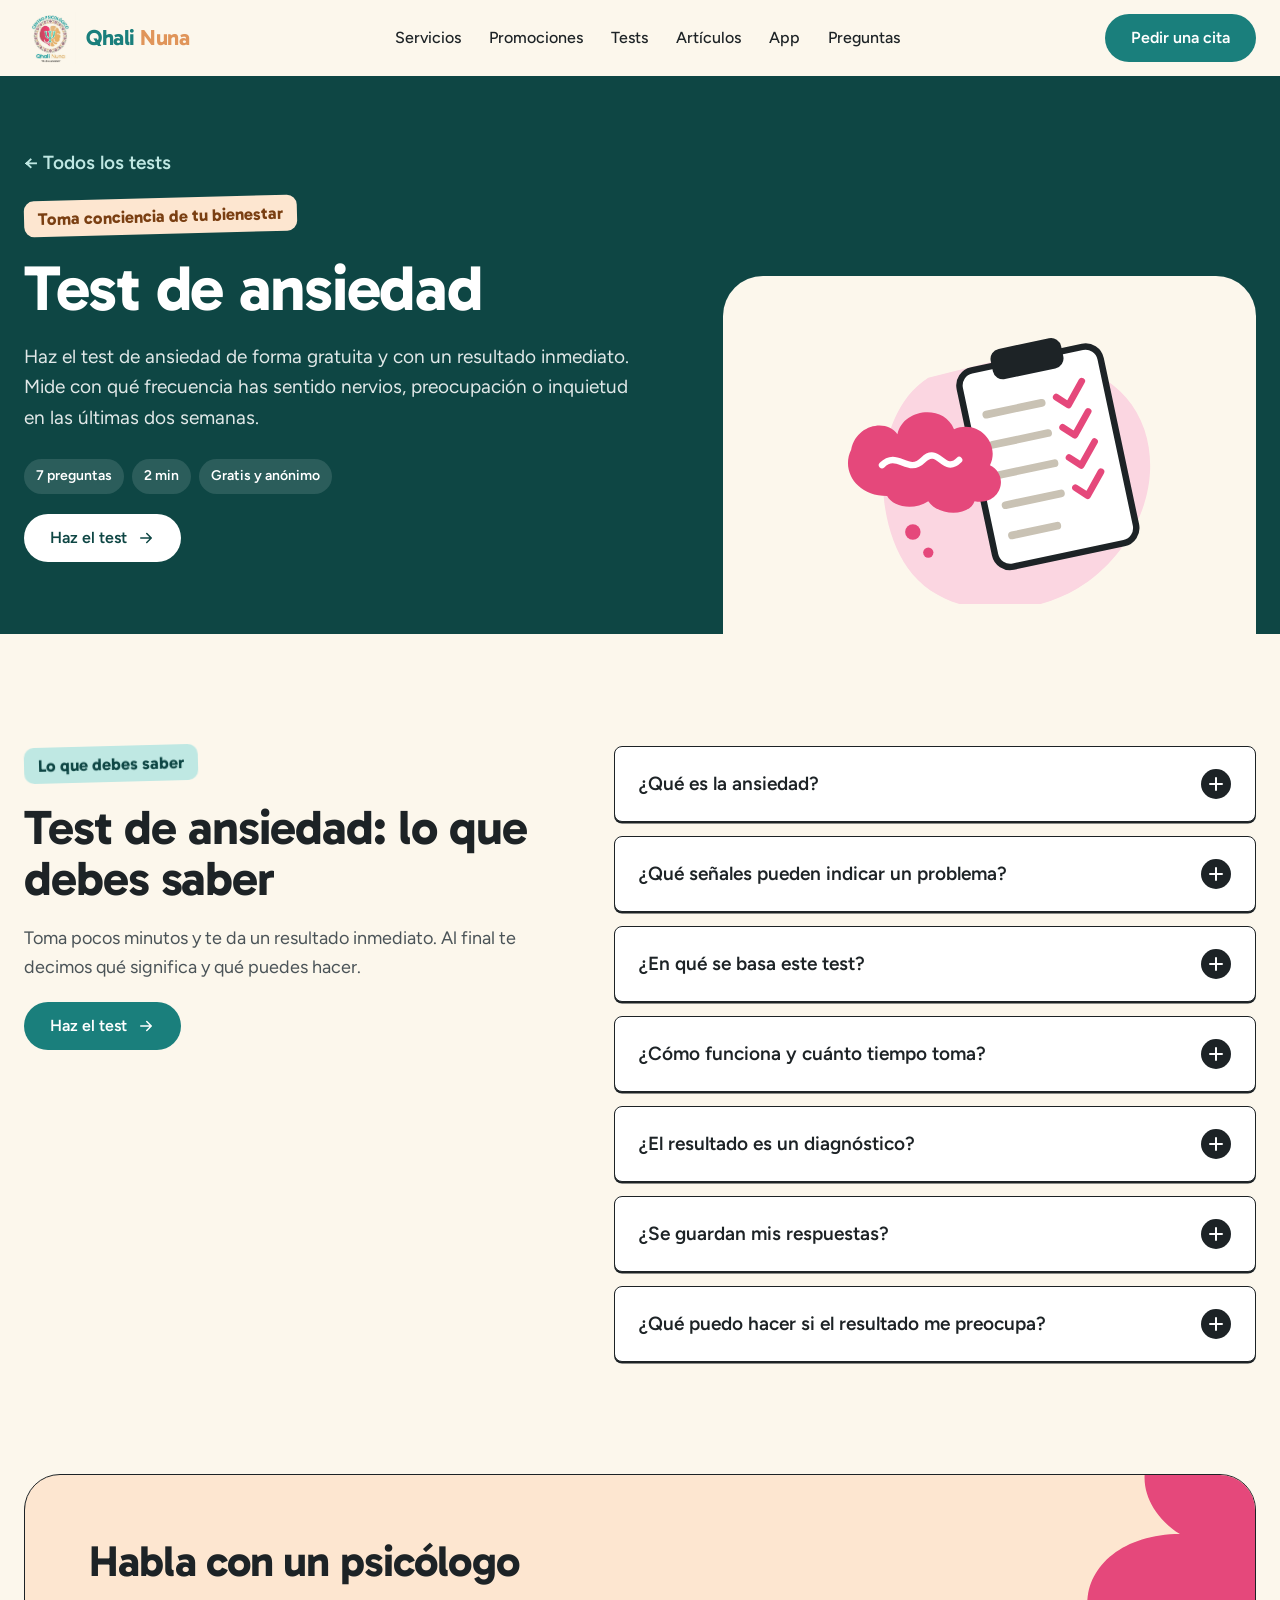
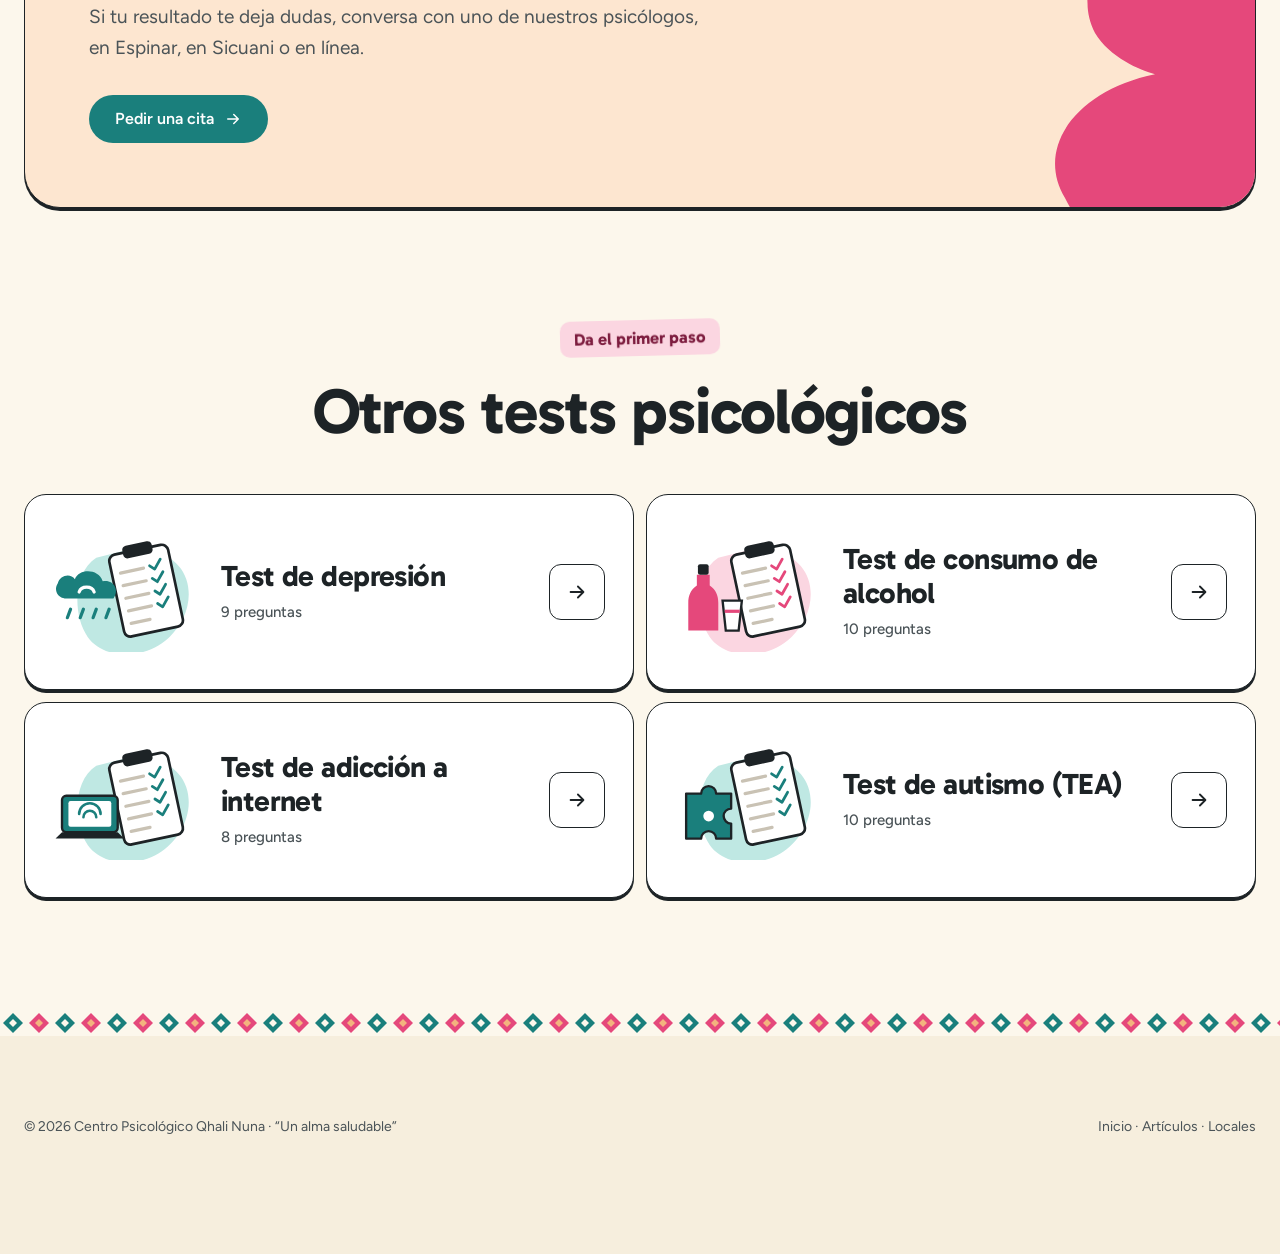
<file: test.html>
<!doctype html>
<html lang="es" class="no-js">
<head>
<meta charset="utf-8">
<meta name="viewport" content="width=device-width, initial-scale=1, viewport-fit=cover">
<title>Test | Qhali Nuna</title>
<meta name="description" content="Test psicológico gratuito con resultado inmediato.">
<link rel="icon" href="icons/icon-192.png" type="image/png">
<link rel="manifest" href="manifest.webmanifest">
<meta name="theme-color" content="#0e4644">
<link rel="preconnect" href="https://fonts.googleapis.com">
<link rel="preconnect" href="https://fonts.gstatic.com" crossorigin>
<link href="https://fonts.googleapis.com/css2?family=Gabarito:wght@500;600;700;800&family=Figtree:wght@400;500;600;700&display=swap" rel="stylesheet">
<link rel="stylesheet" href="styles.css">
<script src="config.js"></script>
<script src="tests-data.js"></script>
<script src="articulos.js"></script>
</head>
<body>
<a class="skip" href="#contenido">Ir al contenido</a>
<header class="header" id="header">
  <div class="wrap header__bar">
    <a class="brand" href="index.html" aria-label="Centro Psicológico Qhali Nuna, ir al inicio"><img src="logo-qhali-nuna.jpg" alt="" width="52" height="52"><b><span>Qhali</span> <span>Nuna</span></b></a>
    <nav class="nav" aria-label="Principal">
      <a href="index.html#servicios">Servicios</a><a href="index.html#promociones">Promociones</a><a href="tests.html" aria-current="page">Tests</a><a href="blog.html">Artículos</a><a href="index.html#app">App</a><a href="index.html#preguntas">Preguntas</a>
    </nav>
    <div class="header__cta">
      <a class="btn btn--primary" href="index.html#locales">Pedir una cita</a>
      <button class="menu-btn" type="button" aria-expanded="false" aria-controls="menu" aria-label="Abrir menú"><span></span></button>
    </div>
  </div>
</header>
<nav class="mobile-menu" id="menu" aria-label="Menú">
  <a href="index.html">Inicio</a><a href="tests.html">Tests psicológicos</a><a href="blog.html">Artículos</a><a href="index.html#app">Descarga la app</a><a href="index.html#preguntas">Preguntas</a>
  <a class="btn btn--primary" href="index.html#locales">Pedir una cita</a>
</nav>

<main id="contenido">
  <section class="test-hero">
    <div class="wrap test-hero__grid">
      <div class="test-hero__text">
        <p class="crumbs" style="margin:0"><a href="tests.html" style="color:#bfe8e3">← Todos los tests</a></p>
        <span class="tagline tagline--peach">Toma conciencia de tu bienestar</span>
        <h1 id="t-title">Test</h1>
        <p id="t-intro"></p>
        <div class="service__where" id="t-meta"></div>
        <button class="btn btn--white" type="button" data-open-quiz>Haz el test <svg viewBox="0 0 24 24" fill="none" stroke="currentColor" stroke-width="2" stroke-linecap="round" stroke-linejoin="round" aria-hidden="true"><path d="M5 12h13M13 6l6 6-6 6"/></svg></button>
      </div>
      <div class="test-hero__art" id="t-art"></div>
    </div>
  </section>

  <section class="section">
    <div class="wrap info-grid">
      <div class="intro reveal">
        <span class="tagline">Lo que debes saber</span>
        <h2 id="t-faq-h">Preguntas sobre el test</h2>
        <p style="font-size:18px;color:var(--ink-soft)">Toma pocos minutos y te da un resultado inmediato. Al final te decimos qué significa y qué puedes hacer.</p>
        <button class="btn btn--primary" type="button" data-open-quiz>Haz el test <svg viewBox="0 0 24 24" fill="none" stroke="currentColor" stroke-width="2" stroke-linecap="round" stroke-linejoin="round" aria-hidden="true"><path d="M5 12h13M13 6l6 6-6 6"/></svg></button>
      </div>
      <div class="faq reveal" data-delay="1" id="t-faq"></div>
    </div>
  </section>

  <section class="section" style="padding-top: 0">
    <div class="wrap">
      <div class="cta-box reveal">
        <span class="cta-box__blob" aria-hidden="true"><svg viewBox="0 0 300 500" preserveAspectRatio="none"><path fill="currentColor" d="M300 0H175c-40 30-30 90 10 120-70 0-110 60-85 120 15 30 45 45 60 50-80 20-120 90-90 150 10 25 25 45 40 60h190z"/></svg></span>
        <h2>Habla con un psicólogo</h2>
        <p>Si tu resultado te deja dudas, conversa con uno de nuestros psicólogos, en Espinar, en Sicuani o en línea.</p>
        <a class="btn btn--primary" href="index.html#locales">Pedir una cita <svg viewBox="0 0 24 24" fill="none" stroke="currentColor" stroke-width="2" stroke-linecap="round" stroke-linejoin="round" aria-hidden="true"><path d="M5 12h13M13 6l6 6-6 6"/></svg></a>
      </div>
    </div>
  </section>

  <section class="section" style="padding-top: 0">
    <div class="wrap">
      <div class="head reveal" style="margin-bottom: 48px"><span class="tagline tagline--pink">Da el primer paso</span><h2>Otros tests psicológicos</h2></div>
      <div class="test-list" id="t-others" style="max-width:none"></div>
    </div>
  </section>

  <div class="quiz-overlay" id="quiz-overlay" role="dialog" aria-modal="true" aria-labelledby="quiz-name">
    <div class="quiz-overlay__bar">
      <a class="brand" href="index.html"><img src="logo-qhali-nuna.jpg" alt="" width="40" height="40"><b><span>Qhali</span> <span>Nuna</span></b></a>
      <button class="btn btn--light" type="button" data-close-quiz>Cerrar</button>
    </div>
    <div class="wrap"><div class="quiz"><div class="card quiz__panel" id="quiz-panel"></div></div></div>
  </div></main>

<div class="pattern" aria-hidden="true"></div>
<footer class="footer">
  <div class="wrap">
    <div class="footer__legal" style="margin-top:0;border-top:0;padding-top:0">
      <span>© 2026 Centro Psicológico Qhali Nuna · “Un alma saludable”</span>
      <span><a href="index.html">Inicio</a> · <a href="blog.html">Artículos</a> · <a href="index.html#locales">Locales</a></span>
    </div>
  </div>
</footer>

<script>
(function(){
  var slug = new URLSearchParams(location.search).get('t');
  var t = QN_TESTS.find(function(x){ return x.slug === slug; }) || QN_TESTS[0];
  var min = Math.max(1, Math.round(t.preguntas.length / 3.5));
  document.title = t.titulo + ': online, gratis y con resultado inmediato | Qhali Nuna';
  var md = document.querySelector('meta[name=description]'); if (md) md.content = t.resumen;
  document.getElementById('t-title').textContent = t.titulo;
  document.getElementById('t-intro').textContent = 'Haz el ' + t.titulo.replace(/^Test/, 'test') + ' de forma gratuita y con un resultado inmediato. ' + t.resumen;
  document.getElementById('t-meta').innerHTML = '<span class="chip">' + t.preguntas.length + ' preguntas</span><span class="chip">' + min + ' min</span><span class="chip">Gratis y anónimo</span>';
  document.getElementById('t-art').innerHTML = qnIllu(t);
  document.getElementById('t-faq-h').textContent = t.titulo + ': lo que debes saber';
  var validado = t.instrumento.indexOf('Qhali Nuna') === -1;
  var tema = t.titulo.replace(/^Test de /, '');
  var art = (window.QN_ARTICULOS || []).find(function(a){ return a.slug === t.info.articulo; });
  var faqs = [
    ['¿Qué es ' + ({ ansiedad: 'la ansiedad', depresion: 'la depresión', insomnio: 'el insomnio', 'estres-postraumatico': 'el estrés postraumático', alcoholismo: 'el consumo problemático de alcohol', 'adiccion-a-internet': 'la adicción a internet', autismo: 'el autismo (TEA)', tdah: 'el TDAH', 'estimulacion-temprana': 'la estimulación temprana', auxilio: 'el test de auxilio' }[t.slug] || tema) + '?', t.info.que],
    ['¿Qué señales pueden indicar un problema?', t.info.senales],
    ['¿En qué se basa este test?', validado
      ? 'Usamos el ' + t.instrumento + ', de ' + t.autor + ', una herramienta de cribado reconocida por la comunidad científica internacional y de uso libre. Te la presentamos en español, adaptada para el Perú.'
      : 'Es un ' + t.instrumento.toLowerCase() + '. Lo preparó el ' + t.autor.charAt(0).toLowerCase() + t.autor.slice(1) + '. Sirve para orientarte, no es una escala clínica validada.'],
    ['¿Cómo funciona y cuánto tiempo toma?', 'Son ' + t.preguntas.length + ' preguntas. ' + t.consigna + ' Elige la respuesta que mejor te describa. Toma unos ' + min + ' minutos y ves tu resultado al terminar.'],
    ['¿El resultado es un diagnóstico?', 'No. Este test no tiene valor diagnóstico y no reemplaza la evaluación de un profesional. Te ayuda a tomar conciencia de cómo estás y a decidir si te conviene consultar.'],
    ['¿Se guardan mis respuestas?', 'No. El test funciona en tu celular o computadora: tus respuestas no se guardan ni se envían a nadie.'],
    ['¿Qué puedo hacer si el resultado me preocupa?', 'Conversa con un psicólogo para entender tu resultado y ver si necesitas acompañamiento. En Qhali Nuna te atendemos en Espinar, en Sicuani o en línea.' + (art ? ' También puedes leer <a href="articulo.html?a=' + art.slug + '">' + art.titulo + '</a>.' : '')]
  ];
  var plus = '<span class="plus" aria-hidden="true"><svg viewBox="0 0 14 14" fill="none" stroke="currentColor" stroke-width="2" stroke-linecap="round"><path d="M7 1v12M1 7h12"/></svg></span>';
  document.getElementById('t-faq').innerHTML = faqs.map(function(f){ return '<details><summary>' + f[0] + plus + '</summary><div class="answer"><p>' + f[1] + '</p></div></details>'; }).join('');
  var arrow = '<svg viewBox="0 0 24 24" fill="none" stroke="currentColor" stroke-width="2" stroke-linecap="round" stroke-linejoin="round" aria-hidden="true"><path d="M5 12h13M13 6l6 6-6 6"/></svg>';
  document.getElementById('t-others').innerHTML = QN_TESTS.filter(function(x){ return x !== t; }).slice(0, 4).map(function(o, i){
    return '<a class="test-item reveal" data-delay="' + (i % 2) + '" href="test.html?t=' + o.slug + '" style="border:1.5px solid var(--line);box-shadow:var(--shadow)">' + qnIllu(o) + '<span><h3>' + o.titulo + '</h3><small>' + o.preguntas.length + ' preguntas</small></span><span class="go">' + arrow + '</span></a>';
  }).join('');

  /* ---------- quiz ---------- */
  var overlay = document.getElementById('quiz-overlay'), panel = document.getElementById('quiz-panel');
  var i = 0, answers = [];
  function open(){ i = 0; answers = []; overlay.classList.add('is-open'); document.body.style.overflow = 'hidden'; render(); }
  function close(){ overlay.classList.remove('is-open'); document.body.style.overflow = ''; }
  function render(){
    var p = t.preguntas[i], pct = Math.round(i / t.preguntas.length * 100);
    panel.innerHTML =
      '<div class="quiz__top"><b id="quiz-name" style="font:700 22px/1.2 var(--font-head)">' + t.titulo + '</b><span class="quiz__count">' + (i + 1) + ' de ' + t.preguntas.length + '</span></div>' +
      '<div class="quiz__progress" role="progressbar" aria-valuemin="0" aria-valuemax="100" aria-valuenow="' + pct + '"><span style="width:' + pct + '%"></span></div>' +
      '<p class="quiz__intro">' + t.consigna + '</p>' +
      '<h2 class="quiz__q swap" tabindex="-1">' + p.texto + '</h2>' +
      '<div class="quiz__opts" role="radiogroup">' + p.opciones.map(function(o, k){
        return '<button type="button" class="quiz__opt' + (answers[i] === k ? ' is-picked' : '') + '" role="radio" aria-checked="' + (answers[i] === k) + '" data-k="' + k + '"><b></b>' + o[0] + '</button>';
      }).join('') + '</div>' +
      '<div class="quiz__nav"><button type="button" class="btn btn--light" data-back' + (i ? '' : ' style="visibility:hidden"') + '>Anterior</button></div>';
    panel.querySelector('.quiz__q').focus({ preventScroll: true });
    overlay.scrollTop = 0;
  }
  function result(){
    var pts = t.preguntas.map(function(p, n){ return p.opciones[answers[n]][1]; });
    var sum = pts.reduce(function(a, b){ return a + b; }, 0);
    var score = t.promedio ? Math.round(sum / pts.length) : sum;
    var r = t.rangos.find(function(x){ return score <= x[0]; }) || t.rangos[t.rangos.length - 1];
    var risk = t.preguntas.some(function(p, n){ return typeof p.alerta === 'number' ? answers[n] === p.alerta : p.alerta && p.opciones[answers[n]][1] > 0; });
    if (t.tipo === 'auxilio') return auxResult(risk);
    var level = t.rangos.indexOf(r), bars = '';
    for (var b = 0; b < t.rangos.length; b++) bars += '<span class="' + (b <= level ? 'on' : '') + '"></span>';
    if (t.slug === 'autoestima') { bars = ''; for (var c = 0; c < t.rangos.length; c++) bars += '<span class="' + (c >= level ? 'on' : '') + '"></span>'; }
    panel.innerHTML =
      '<div class="quiz__result">' +
      '<div class="score"><div class="score__ring" style="--p:' + Math.round(score / t.maximo * 100) + '"><span>' + score + '</span></div>' +
      '<div><small>' + t.titulo + ' · ' + score + ' de ' + t.maximo + (t.promedio ? ' (promedio)' : ' puntos') + '</small><h3 tabindex="-1">' + r[1] + '</h3></div></div>' +
      '<div class="scale" aria-hidden="true">' + bars + '</div>' +
      '<p class="result-band ' + r[3] + '">' + r[2] + '</p>' +
      (risk ? '<div class="crisis" style="border-color:var(--pink)"><svg viewBox="0 0 24 24" fill="none" stroke="currentColor" stroke-width="2" stroke-linecap="round" stroke-linejoin="round" aria-hidden="true"><path d="M12 21s-7-4.4-7-10a4 4 0 0 1 7-2.6A4 4 0 0 1 19 11c0 5.6-7 10-7 10z"/></svg><div><b>Gracias por tu sinceridad.</b>Contaste que has pensado en hacerte daño. No estás solo: habla hoy con alguien. Llama gratis a la <b style="display:inline">Línea 113, opción 5</b> (las 24 horas) o al <b style="display:inline">106</b> si estás en peligro. También puedes escribirnos.</div></div>' : '') +
      '<p class="disclaimer">Este resultado es una orientación y no un diagnóstico. Basado en: ' + t.instrumento + '.</p>' +
      '<div class="cta-box" style="padding:28px;box-shadow:none"><h2 style="font-size:26px">Habla con un psicólogo</h2><p style="font-size:16px">Conversa con un psicólogo sobre tu resultado, en Espinar, en Sicuani o en línea.</p>' +
      '<div class="result-actions"><a class="btn btn--primary" data-wa="espinar" href="#">Escribir a Espinar</a><a class="btn btn--primary" data-wa="sicuani" href="#">Escribir a Sicuani</a></div></div>' +
      '<div class="result-actions"><button type="button" class="btn btn--light" data-again>Repetir el test</button><a class="btn btn--light" href="tests.html">Ver otros tests</a></div>' +
      '</div>';
    panel.querySelectorAll('[data-wa]').forEach(function(a){
      a.href = window.qnWa(a.dataset.wa, 'Hola, hice el ' + t.titulo.replace(/^Test/, 'test') + (t.padres ? ' para mi hijo(a)' : '') + ' en su página y quisiera pedir una cita');
      a.target = '_blank'; a.rel = 'noopener';
    });
    panel.querySelector('h3').focus({ preventScroll: true });
    overlay.scrollTop = 0;
  }
  function auxResult(risk){
    var pts = t.preguntas.map(function(p, n){ return p.opciones[answers[n]][1]; });
    var score = pts.reduce(function(a, b){ return a + b; }, 0);
    var r = t.rangos.find(function(x){ return score <= x[0]; }) || t.rangos[t.rangos.length - 1];
    if (risk) r = t.rangos[t.rangos.length - 1];
    var pick = function(key){ var n = t.preguntas.findIndex(function(p){ return p[key]; }); return { q: t.preguntas[n], a: answers[n] }; };
    var vio = pick('violencia'), doc = pick('documento'), urg = pick('urgencia');
    var violencia = vio.q.violencia.indexOf(vio.a) > -1;
    var docName = doc.a > 0 ? doc.q.opciones[doc.a][0] : '';
    var heart = '<svg viewBox="0 0 24 24" fill="none" stroke="currentColor" stroke-width="2" stroke-linecap="round" stroke-linejoin="round" aria-hidden="true"><path d="M12 21s-7-4.4-7-10a4 4 0 0 1 7-2.6A4 4 0 0 1 19 11c0 5.6-7 10-7 10z"/></svg>';
    var cards = '';
    if (risk) cards += '<div class="crisis" style="border-color:var(--pink)">' + heart + '<div><b>No estás solo(a): pide ayuda hoy.</b>Llama gratis a la <b style="display:inline">Línea 113, opción 5</b> (salud mental, las 24 horas) o al <b style="display:inline">106</b> (SAMU) si estás en peligro. También puedes escribirnos ahora.</div></div>';
    if (violencia) cards += '<div class="crisis" style="border-color:var(--pink)">' + heart + '<div><b>Si vives violencia, hay ayuda gratuita.</b>Llama a la <b style="display:inline">Línea 100</b> (gratis, las 24 horas) o acude al Centro de Emergencia Mujer (CEM) más cercano. Si estás en peligro ahora, llama al <b style="display:inline">105</b> (Policía). Si lo prefieres, cuéntanoslo en tu sesión, en un espacio seguro.</div></div>';
    if (docName) cards += '<div class="crisis">' + '<svg viewBox="0 0 24 24" fill="none" stroke="currentColor" stroke-width="2" stroke-linecap="round" stroke-linejoin="round" aria-hidden="true"><rect x="5" y="3" width="14" height="18" rx="2"/><path d="M9 8h6M9 12h6M9 16h3"/></svg><div><b>Necesitas un ' + docName.toLowerCase() + '.</b>Escríbenos por WhatsApp y te explicamos qué evaluación se necesita, cuánto demora y cuándo podemos hacerla.</div></div>';
    var msg = 'Hola, hice el test de auxilio en su página.' +
      ' Me siento: ' + t.preguntas[0].opciones[answers[0]][0].toLowerCase() + '.' +
      (docName ? ' Necesito un ' + docName.toLowerCase() + '.' : '') +
      ' Quisiera que me atiendan: ' + urg.q.opciones[urg.a][0].toLowerCase() + '.' +
      (violencia || risk ? ' Prefiero contarles el resto en privado.' : '');
    panel.innerHTML =
      '<div class="quiz__result">' +
      '<div class="score"><div class="score__ring" style="--p:' + Math.round(score / t.maximo * 100) + '"><span>' + (r[3] === 'alto' ? '!' : r[3] === 'medio' ? '•' : '✓') + '</span></div>' +
      '<div><small>' + t.titulo + ' · ' + urg.q.opciones[urg.a][0] + '</small><h3 tabindex="-1">' + r[1] + '</h3></div></div>' +
      '<p class="result-band ' + r[3] + '">' + r[2] + '</p>' + cards +
      '<div class="cta-box" style="padding:28px;box-shadow:none"><h2 style="font-size:26px">Escríbenos ahora</h2><p style="font-size:16px">Te respondemos por WhatsApp. Ya preparamos el mensaje con lo que nos contaste' + (violencia || risk ? ', sin los detalles más privados' : '') + '.</p>' +
      '<div class="result-actions"><a class="btn btn--primary" data-wa="espinar" href="#">Escribir a Espinar</a><a class="btn btn--primary" data-wa="sicuani" href="#">Escribir a Sicuani</a></div></div>' +
      '<p class="disclaimer">Este test es una guía para orientarte y no un diagnóstico. Tus respuestas no se guardan.</p>' +
      '<div class="result-actions"><button type="button" class="btn btn--light" data-again>Repetir el test</button><a class="btn btn--light" href="tests.html">Ver otros tests</a></div>' +
      '</div>';
    panel.querySelectorAll('[data-wa]').forEach(function(a){ a.href = window.qnWa(a.dataset.wa, msg); a.target = '_blank'; a.rel = 'noopener'; });
    panel.querySelector('h3').focus({ preventScroll: true });
    overlay.scrollTop = 0;
  }
  document.addEventListener('click', function(e){
    if (e.target.closest('[data-open-quiz]')) return open();
    if (e.target.closest('[data-close-quiz]')) return close();
    if (!overlay.classList.contains('is-open')) return;
    var o = e.target.closest('.quiz__opt');
    if (o) {
      answers[i] = +o.dataset.k;
      panel.querySelectorAll('.quiz__opt').forEach(function(b){ b.classList.toggle('is-picked', b === o); b.setAttribute('aria-checked', b === o); });
      setTimeout(function(){ i++; if (i < t.preguntas.length) render(); else result(); }, 260);
      return;
    }
    if (e.target.closest('[data-back]')) { i = Math.max(0, i - 1); render(); return; }
    if (e.target.closest('[data-again]')) open();
  });
  document.addEventListener('keydown', function(e){ if (e.key === 'Escape' && overlay.classList.contains('is-open')) close(); });
  if (location.hash === '#empezar') setTimeout(open, 300);
})();
</script>
<script src="main.js"></script>
</body>
</html>
</file>
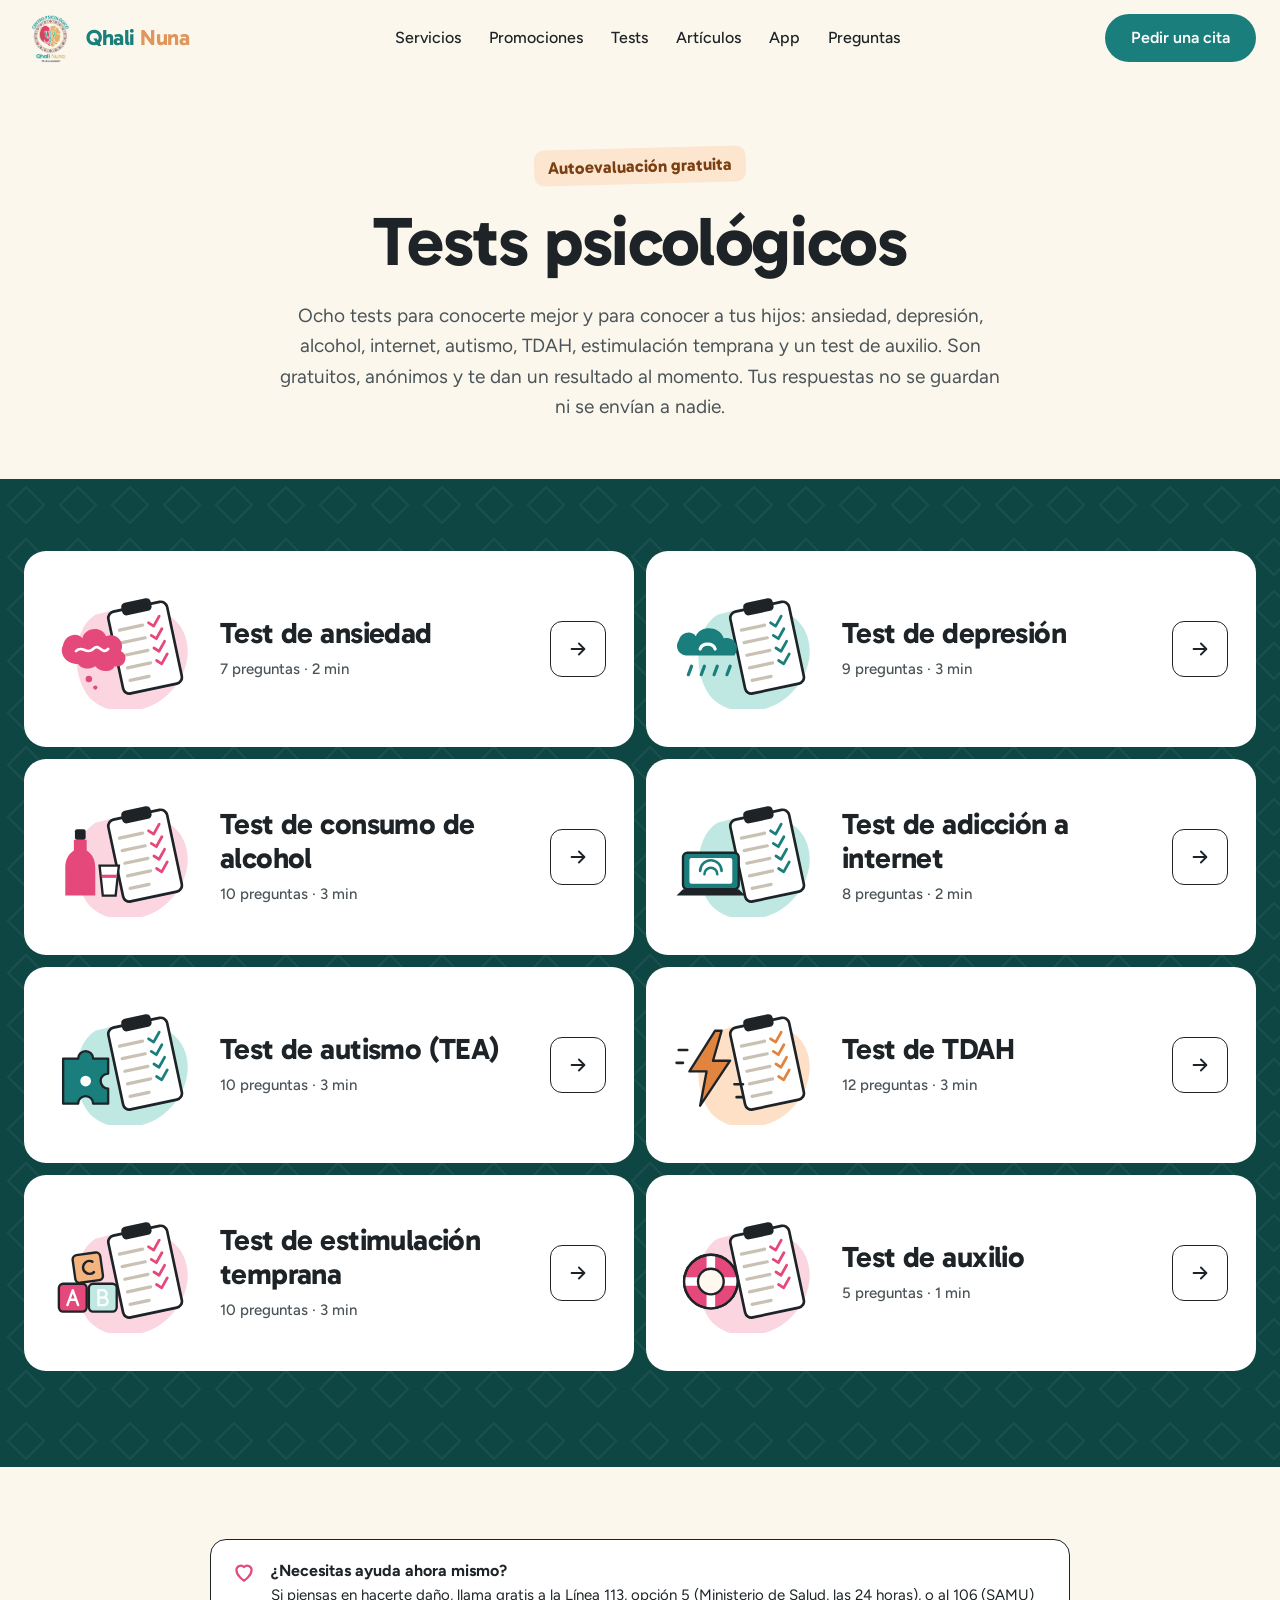
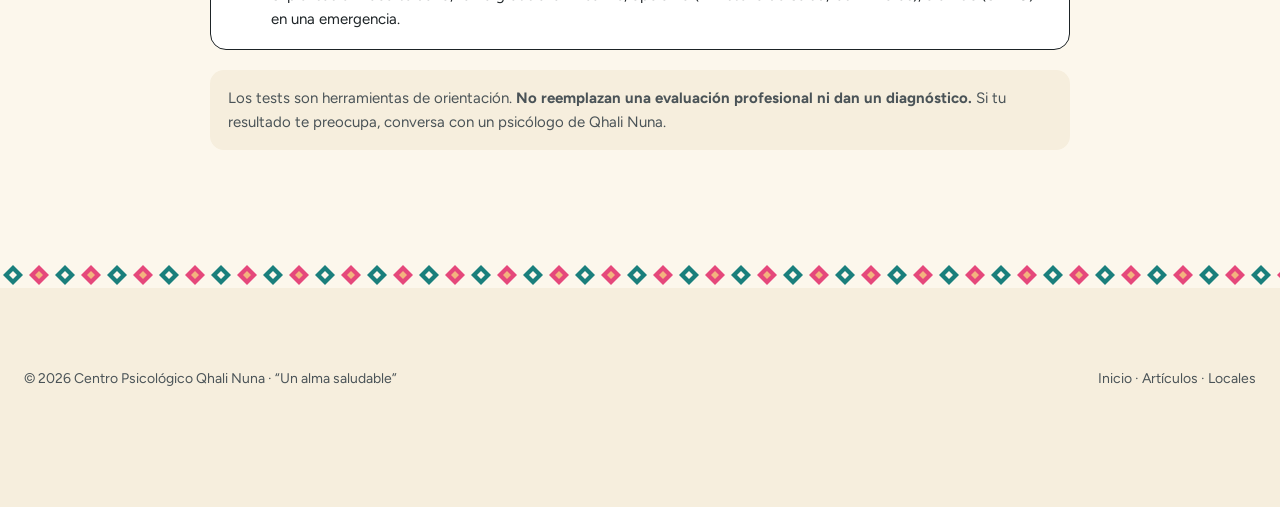
<file: tests.html>
<!doctype html>
<html lang="es" class="no-js">
<head>
<meta charset="utf-8">
<meta name="viewport" content="width=device-width, initial-scale=1, viewport-fit=cover">
<title>Tests psicológicos gratuitos | Qhali Nuna</title>
<meta name="description" content="Ocho tests psicológicos gratuitos con resultado inmediato: ansiedad, depresión, consumo de alcohol, adicción a internet, autismo, TDAH, estimulación temprana y test de auxilio.">
<link rel="icon" href="icons/icon-192.png" type="image/png">
<link rel="manifest" href="manifest.webmanifest">
<meta name="theme-color" content="#0e4644">
<link rel="preconnect" href="https://fonts.googleapis.com">
<link rel="preconnect" href="https://fonts.gstatic.com" crossorigin>
<link href="https://fonts.googleapis.com/css2?family=Gabarito:wght@500;600;700;800&family=Figtree:wght@400;500;600;700&display=swap" rel="stylesheet">
<link rel="stylesheet" href="styles.css">
<script src="config.js"></script>
<script src="tests-data.js"></script>
<script src="articulos.js"></script>
</head>
<body>
<a class="skip" href="#contenido">Ir al contenido</a>
<header class="header" id="header">
  <div class="wrap header__bar">
    <a class="brand" href="index.html" aria-label="Centro Psicológico Qhali Nuna, ir al inicio"><img src="logo-qhali-nuna.jpg" alt="" width="52" height="52"><b><span>Qhali</span> <span>Nuna</span></b></a>
    <nav class="nav" aria-label="Principal">
      <a href="index.html#servicios">Servicios</a><a href="index.html#promociones">Promociones</a><a href="tests.html" aria-current="page">Tests</a><a href="blog.html">Artículos</a><a href="index.html#app">App</a><a href="index.html#preguntas">Preguntas</a>
    </nav>
    <div class="header__cta">
      <a class="btn btn--primary" href="index.html#locales">Pedir una cita</a>
      <button class="menu-btn" type="button" aria-expanded="false" aria-controls="menu" aria-label="Abrir menú"><span></span></button>
    </div>
  </div>
</header>
<nav class="mobile-menu" id="menu" aria-label="Menú">
  <a href="index.html">Inicio</a><a href="tests.html">Tests psicológicos</a><a href="blog.html">Artículos</a><a href="index.html#app">Descarga la app</a><a href="index.html#preguntas">Preguntas</a>
  <a class="btn btn--primary" href="index.html#locales">Pedir una cita</a>
</nav>

<main id="contenido">
  <section class="page-hero" style="padding-bottom: 56px">
    <div class="wrap"><div class="head reveal" style="margin-bottom:0">
      <span class="tagline tagline--peach">Autoevaluación gratuita</span>
      <h1 style="font-size: clamp(40px, 5.4vw, 72px)">Tests psicológicos</h1>
      <p>Ocho tests para conocerte mejor y para conocer a tus hijos: ansiedad, depresión, alcohol, internet, autismo, TDAH, estimulación temprana y un test de auxilio. Son gratuitos, anónimos y te dan un resultado al momento. Tus respuestas no se guardan ni se envían a nadie.</p>
    </div></div>
  </section>
  <section class="tests-band" aria-label="Lista de tests">
    <div class="wrap"><div class="test-list" id="test-list"></div></div>
  </section>
  <section class="section" style="padding-top: 72px">
    <div class="wrap">
      <div class="crisis reveal" style="max-width: 860px; margin: 0 auto">
        <svg viewBox="0 0 24 24" fill="none" stroke="currentColor" stroke-width="2" stroke-linecap="round" stroke-linejoin="round" aria-hidden="true"><path d="M12 21s-7-4.4-7-10a4 4 0 0 1 7-2.6A4 4 0 0 1 19 11c0 5.6-7 10-7 10z"/></svg>
        <div><b>¿Necesitas ayuda ahora mismo?</b>Si piensas en hacerte daño, llama gratis a la Línea 113, opción 5 (Ministerio de Salud, las 24 horas), o al 106 (SAMU) en una emergencia.</div>
      </div>
      <p class="disclaimer reveal" style="max-width: 860px; margin: 20px auto 0">Los tests son herramientas de orientación. <strong>No reemplazan una evaluación profesional ni dan un diagnóstico.</strong> Si tu resultado te preocupa, conversa con un psicólogo de Qhali Nuna.</p>
    </div>
  </section></main>

<div class="pattern" aria-hidden="true"></div>
<footer class="footer">
  <div class="wrap">
    <div class="footer__legal" style="margin-top:0;border-top:0;padding-top:0">
      <span>© 2026 Centro Psicológico Qhali Nuna · “Un alma saludable”</span>
      <span><a href="index.html">Inicio</a> · <a href="blog.html">Artículos</a> · <a href="index.html#locales">Locales</a></span>
    </div>
  </div>
</footer>

<script>
(function(){
  document.getElementById('test-list').innerHTML = QN_TESTS.map(function(t,i){
    return '<a class="test-item reveal" data-delay="'+(i%2)+'" href="test.html?t='+t.slug+'">'+qnIllu(t)+'<span><h3>'+t.titulo+'</h3><small>'+t.preguntas.length+' preguntas · '+Math.max(1,Math.round(t.preguntas.length/3.5))+' min</small></span><span class="go"><svg viewBox="0 0 24 24" fill="none" stroke="currentColor" stroke-width="2" stroke-linecap="round" stroke-linejoin="round" aria-hidden="true"><path d="M5 12h13M13 6l6 6-6 6"/></svg></span></a>';
  }).join('');
})();
</script>
<script src="main.js"></script>
</body>
</html>
</file>
<file: styles.css>
:root {
  --cream: #fcf7ec;
  --cream-2: #f6eedd;
  --white: #ffffff;
  --ink: #1d2326;
  --ink-soft: #4a5357;
  --line: #1d2326;
  --teal: #1a7f7c;
  --teal-hover: #12615f;
  --teal-deep: #0e4644;
  --teal-light: #bfe8e3;
  --pink: #e5487b;
  --pink-deep: #7d1d3f;
  --pink-light: #fbd6e1;
  --peach: #f3b47e;
  --peach-light: #fde6d0;
  --r-xl: 48px; --r-lg: 24px; --r-md: 16px; --r-sm: 8px;
  --shadow: 0 3px 0 0 var(--line);
  --shadow-hover: 0 7px 0 0 var(--line);
  --ease: cubic-bezier(.22, .8, .24, 1);
  --font-head: "Gabarito", "Figtree", system-ui, sans-serif;
  --font-text: "Figtree", system-ui, sans-serif;
  --wrap: 1240px;
}
*, *::before, *::after { box-sizing: border-box; }
html { scroll-behavior: smooth; scroll-padding-top: 96px; }
@media (prefers-reduced-motion: reduce) { html { scroll-behavior: auto; } }
body { margin: 0; background: var(--cream); color: var(--ink); font: 400 17px/1.6 var(--font-text); -webkit-font-smoothing: antialiased; overflow-x: hidden; }
img { display: block; max-width: 100%; }
a { color: inherit; }
h1, h2, h3 { font-family: var(--font-head); font-weight: 700; margin: 0; letter-spacing: -0.02em; line-height: 1.05; }
p { margin: 0; }
.wrap { width: min(100% - 48px, var(--wrap)); margin-inline: auto; }
.skip { position: absolute; left: 16px; top: -60px; background: var(--ink); color: #fff; padding: 10px 16px; border-radius: 8px; z-index: 100; }
.skip:focus { top: 12px; }
:focus-visible { outline: 3px solid var(--teal); outline-offset: 3px; border-radius: 6px; }

/* ---------- buttons ---------- */
.btn { display: inline-flex; align-items: center; gap: 10px; min-height: 48px; padding: 12px 26px; border-radius: 999px; border: 0; font: 600 16px/1 var(--font-text); text-decoration: none; cursor: pointer; transition: transform .25s var(--ease), background-color .25s var(--ease), box-shadow .25s var(--ease); }
.btn:hover { transform: translateY(-2px); }
.btn:active { transform: translateY(1px) scale(.98); }
.btn--primary { background: var(--teal); color: #fff; }
.btn--primary:hover { background: var(--teal-hover); }
.btn--light { background: #fff; color: var(--ink); box-shadow: inset 0 0 0 1.5px var(--line); }
.btn--light:hover { background: var(--teal-light); }
.btn--white { background: #fff; color: var(--teal-deep); }
.btn--white:hover { background: var(--peach-light); }
.btn .arrow { width: 18px; height: 18px; transition: transform .3s var(--ease); }
.btn:hover .arrow { transform: translateX(4px); }
.btn--wa svg.wa { width: 20px; height: 20px; }

/* ---------- top bar + header ---------- */
.topbar { background: var(--teal-deep); color: #fff; font-size: 14px; font-weight: 500; text-align: center; padding: 8px 16px; }
.topbar span { display: inline-flex; gap: 8px; align-items: center; }
.header { position: sticky; top: 0; z-index: 50; background: rgba(252, 247, 236, .96); backdrop-filter: saturate(1.2) blur(6px); transition: box-shadow .3s var(--ease); }
.header.is-scrolled { box-shadow: 0 1px 0 rgba(29, 35, 38, .12); }
.header__bar { display: flex; align-items: center; justify-content: space-between; gap: 24px; height: 76px; }
.brand { display: flex; align-items: center; gap: 10px; text-decoration: none; }
.brand img { width: 52px; height: 52px; mix-blend-mode: multiply; }
.brand b { font: 700 22px/1 var(--font-head); letter-spacing: -0.02em; }
.brand b span:first-child { color: var(--teal); }
.brand b span:last-child { color: #e0955a; }
.nav { display: flex; gap: 28px; }
.nav a { position: relative; text-decoration: none; font-weight: 500; font-size: 16px; padding: 6px 0; }
.nav a::after { content: ""; position: absolute; left: 0; right: 0; bottom: 0; height: 2px; background: var(--teal); transform: scaleX(0); transform-origin: left; transition: transform .3s var(--ease); }
.nav a:hover::after { transform: scaleX(1); }
.header__cta { display: flex; align-items: center; gap: 12px; }
.menu-btn { display: none; width: 48px; height: 48px; border-radius: 999px; border: 1.5px solid var(--line); background: #fff; cursor: pointer; }
.menu-btn span, .menu-btn span::before, .menu-btn span::after { display: block; width: 18px; height: 2px; background: var(--ink); margin: auto; position: relative; transition: transform .3s var(--ease), background .3s; }
.menu-btn span::before, .menu-btn span::after { content: ""; position: absolute; left: 0; }
.menu-btn span::before { top: -6px; } .menu-btn span::after { top: 6px; }
.menu-btn[aria-expanded="true"] span { background: transparent; }
.menu-btn[aria-expanded="true"] span::before { transform: translateY(6px) rotate(45deg); }
.menu-btn[aria-expanded="true"] span::after { transform: translateY(-6px) rotate(-45deg); }
.mobile-menu { display: none; }

/* ---------- hero ---------- */
.hero { padding: 16px 0 0; }
.hero__box { position: relative; display: grid; grid-template-columns: minmax(0, 1.02fr) minmax(0, 1fr); gap: 16px; background: var(--peach); border-radius: var(--r-xl); padding: 16px; overflow: hidden; }
.hero__card { position: relative; z-index: 1; background: var(--cream); border-radius: calc(var(--r-xl) - 12px); padding: 56px 60px; display: flex; flex-direction: column; justify-content: center; gap: 22px; }
.hero h1 { font-size: clamp(40px, 4.6vw, 64px); }
.hero h1 em { font-style: normal; color: var(--teal); }
.hero__lead { font-size: 19px; color: var(--ink-soft); max-width: 34ch; }
.checks { list-style: none; margin: 4px 0 0; padding: 0; display: grid; gap: 12px; }
.checks li { display: flex; align-items: center; gap: 12px; font-weight: 600; }
.checks i { flex: none; display: grid; place-items: center; width: 28px; height: 28px; border-radius: 50%; background: var(--teal); color: #fff; }
.checks i svg { width: 15px; height: 15px; }
.hero__actions { display: flex; flex-direction: column; align-items: flex-start; gap: 10px; margin-top: 8px; }
.hero__note { font-size: 14px; color: var(--ink-soft); padding-left: 8px; }
.hero__photo { position: relative; border-radius: calc(var(--r-xl) - 12px); overflow: hidden; min-height: 600px; }
.hero__photo img { position: absolute; inset: 0; width: 100%; height: 100%; object-fit: cover; object-position: 68% 60%; transform: scale(1.08); transition: transform 1.6s var(--ease); }
.is-loaded .hero__photo img { transform: scale(1); }
.hero__badge { position: absolute; left: 24px; bottom: 24px; display: flex; align-items: center; gap: 12px; background: #fff; border: 1.5px solid var(--line); box-shadow: var(--shadow); border-radius: var(--r-md); padding: 12px 16px; font-weight: 600; animation: bob 5s ease-in-out infinite; }
.hero__badge .dot { width: 10px; height: 10px; border-radius: 50%; background: #25d366; box-shadow: 0 0 0 4px rgba(37, 211, 102, .25); }
@keyframes bob { 0%, 100% { transform: translateY(0); } 50% { transform: translateY(-6px); } }

/* ---------- marquee ---------- */
.marquee { overflow: hidden; padding: 28px 0; -webkit-mask-image: linear-gradient(90deg, transparent, #000 8%, #000 92%, transparent); mask-image: linear-gradient(90deg, transparent, #000 8%, #000 92%, transparent); }
.marquee__track { display: flex; width: max-content; gap: 40px; animation: loop 38s linear infinite; }
.marquee:hover .marquee__track { animation-play-state: paused; }
.marquee__item { display: inline-flex; align-items: center; gap: 40px; font: 700 26px/1 var(--font-head); letter-spacing: -0.01em; color: var(--ink); white-space: nowrap; }
.marquee__item svg { width: 22px; height: 22px; flex: none; }
@keyframes loop { to { transform: translateX(-50%); } }

/* ---------- section basics ---------- */
.section { padding: 112px 0; position: relative; }
.tagline { display: inline-block; background: var(--teal-light); color: var(--teal-deep); font: 700 17px/1.2 var(--font-head); padding: 8px 14px; border-radius: 10px; transform: rotate(-1.5deg); transition: transform .4s var(--ease); }
.tagline:hover { transform: rotate(1.5deg) scale(1.03); }
.tagline--peach { background: var(--peach-light); color: #7a3f12; }
.tagline--pink { background: var(--pink-light); color: var(--pink-deep); }
.head { display: grid; gap: 22px; justify-items: center; text-align: center; max-width: 900px; margin: 0 auto 64px; }
.head h2 { font-size: clamp(36px, 5vw, 68px); }
.head p { font-size: 19px; color: var(--ink-soft); max-width: 60ch; }

/* ---------- cards ---------- */
.card { position: relative; background: #fff; border: 1.5px solid var(--line); border-radius: var(--r-lg); box-shadow: var(--shadow); transition: transform .3s var(--ease), box-shadow .3s var(--ease); }
.card:hover { transform: translateY(-4px); box-shadow: var(--shadow-hover); }

/* services */
.services { display: grid; grid-template-columns: repeat(2, minmax(0, 1fr)); gap: 40px 28px; }
.service { padding: 40px 36px 34px; display: grid; gap: 12px; }
.service__icon { position: absolute; top: -22px; left: 28px; width: 48px; height: 48px; border-radius: 50%; display: grid; place-items: center; background: var(--teal); color: #fff; border: 1.5px solid var(--line); transition: transform .4s var(--ease); }
.service:hover .service__icon { transform: rotate(-12deg) scale(1.08); }
.service__icon svg { width: 24px; height: 24px; }
.service:nth-child(2) .service__icon { background: var(--pink); }
.service:nth-child(3) .service__icon { background: var(--peach); color: var(--ink); }
.service:nth-child(4) .service__icon { background: var(--teal-deep); }
.service h3 { font-size: 28px; }
.service p { color: var(--ink-soft); }
.service__where { display: flex; flex-wrap: wrap; gap: 8px; margin-top: 6px; }
.chip { display: inline-flex; align-items: center; gap: 6px; font-size: 14px; font-weight: 600; padding: 6px 12px; border-radius: 999px; background: var(--cream-2); }
.center-cta { display: flex; justify-content: center; margin-top: 56px; }

/* steps */
.steps { display: grid; grid-template-columns: repeat(3, minmax(0, 1fr)); gap: 28px; }
.step { padding: 0; overflow: hidden; display: flex; flex-direction: column; }
.step__top { padding: 32px 30px 24px; display: grid; gap: 12px; }
.step__num { position: absolute; top: -26px; left: 26px; width: 60px; height: 60px; border-radius: 50%; background: var(--peach); border: 1.5px solid var(--line); display: grid; place-items: center; font: 800 30px/1 var(--font-head); color: var(--ink); }
.steps-wrap { padding-top: 26px; }
.step { overflow: visible; }
.step h3 { font-size: 26px; margin-top: 14px; }
.step p { color: var(--ink-soft); }
.step__mock { margin: auto 18px 18px; border-radius: var(--r-md); background: var(--cream-2); padding: 20px; min-height: 200px; display: grid; align-content: center; gap: 10px; overflow: hidden; }
.bubble { max-width: 86%; padding: 10px 14px; border-radius: 16px; font-size: 15px; line-height: 1.4; opacity: 0; transform: translateY(8px); transition: opacity .5s var(--ease), transform .5s var(--ease); }
.bubble--me { justify-self: end; background: #d9fdd3; border-bottom-right-radius: 4px; }
.bubble--them { justify-self: start; background: #fff; border-bottom-left-radius: 4px; }
.is-in .bubble { opacity: 1; transform: none; }
.is-in .bubble:nth-child(2) { transition-delay: .5s; }
.is-in .bubble:nth-child(3) { transition-delay: 1s; }
.typing { justify-self: start; display: inline-flex; gap: 4px; background: #fff; padding: 12px 14px; border-radius: 16px; }
.typing i { width: 6px; height: 6px; border-radius: 50%; background: #9aa3a6; animation: blink 1.2s infinite; }
.typing i:nth-child(2) { animation-delay: .2s; } .typing i:nth-child(3) { animation-delay: .4s; }
@keyframes blink { 0%, 80%, 100% { opacity: .3; } 40% { opacity: 1; } }
.options { display: grid; gap: 10px; }
.option { display: flex; align-items: center; justify-content: space-between; background: #fff; border: 1.5px solid #d8d2c4; border-radius: 12px; padding: 12px 14px; font-weight: 600; transition: border-color .3s, background .3s; }
.option b { width: 20px; height: 20px; border-radius: 50%; border: 2px solid #c4bdad; transition: all .3s; }
.option.is-picked { border-color: var(--teal); background: #eefaf8; }
.option.is-picked b { border: 6px solid var(--teal); }
.session { background: #fff; border-radius: 14px; padding: 16px; display: grid; gap: 10px; border: 1.5px solid #d8d2c4; }
.session__row { display: flex; align-items: center; gap: 12px; }
.session__av { width: 44px; height: 44px; border-radius: 50%; overflow: hidden; flex: none; background: var(--peach-light); }
.session__av img { width: 100%; height: 100%; object-fit: cover; mix-blend-mode: multiply; }
.session small { color: var(--ink-soft); display: block; font-size: 13px; }
.session__bar { height: 8px; border-radius: 8px; background: var(--cream-2); overflow: hidden; }
.session__bar span { display: block; height: 100%; width: 0; background: var(--teal); border-radius: 8px; transition: width 2.2s var(--ease) .3s; }
.is-in .session__bar span { width: 72%; }

/* dark band */
.band { background: var(--teal-deep); color: #fff; padding: 140px 0 120px; margin-top: 40px; position: relative; }
.band::before { content: ""; position: absolute; left: 0; right: 0; top: -38px; height: 40px; background: var(--teal-deep); -webkit-mask: url("data:image/svg+xml,%3Csvg xmlns='http://www.w3.org/2000/svg' viewBox='0 0 1440 40' preserveAspectRatio='none'%3E%3Cpath d='M0 40V22C120 6 240 0 360 8s240 30 360 26 240-30 360-30 240 18 360 22v14z'/%3E%3C/svg%3E") center/100% 100% no-repeat; mask: url("data:image/svg+xml,%3Csvg xmlns='http://www.w3.org/2000/svg' viewBox='0 0 1440 40' preserveAspectRatio='none'%3E%3Cpath d='M0 40V22C120 6 240 0 360 8s240 30 360 26 240-30 360-30 240 18 360 22v14z'/%3E%3C/svg%3E") center/100% 100% no-repeat; }
.band__grid { display: grid; grid-template-columns: minmax(0, 1fr) minmax(0, 1fr); gap: 64px; align-items: center; }
.band h2 { font-size: clamp(36px, 4.4vw, 60px); }
.band__text { display: grid; gap: 24px; justify-items: start; }
.band__text p { font-size: 19px; color: rgba(255, 255, 255, .86); max-width: 46ch; }
.band .chip { background: rgba(255, 255, 255, .12); color: #fff; }
.band__chips { display: flex; flex-wrap: wrap; gap: 8px; }
.blob { position: relative; aspect-ratio: 1 / 1; }
.blob__shape { position: absolute; inset: 0; background: var(--peach); border-radius: 58% 42% 46% 54% / 48% 56% 44% 52%; animation: morph 14s ease-in-out infinite; }
.blob__img { position: absolute; inset: 7%; overflow: hidden; border-radius: 44% 56% 52% 48% / 55% 45% 55% 45%; animation: morph 14s ease-in-out infinite reverse; }
.blob__img img { width: 100%; height: 100%; object-fit: cover; }
@keyframes morph { 0%, 100% { border-radius: 58% 42% 46% 54% / 48% 56% 44% 52%; } 50% { border-radius: 44% 56% 58% 42% / 56% 44% 56% 44%; } }

/* locales */
.places { display: grid; grid-template-columns: repeat(3, minmax(0, 1fr)); gap: 28px; align-items: start; }
.place { overflow: hidden; display: flex; flex-direction: column; }
.place__photo { aspect-ratio: 4 / 3; overflow: hidden; border-bottom: 1.5px solid var(--line); }
.place__photo img { width: 100%; height: 100%; object-fit: cover; transition: transform .8s var(--ease); }
.place:hover .place__photo img { transform: scale(1.05); }
.place__body { padding: 26px 28px 28px; display: grid; gap: 14px; }
.place h3 { font-size: 32px; }
.place address { font-style: normal; font-size: 18px; font-weight: 600; line-height: 1.4; }
.place address span { display: block; font-weight: 400; color: var(--ink-soft); font-size: 16px; }
.place__links { display: grid; gap: 12px; justify-items: start; margin-top: 4px; }
.link { font-weight: 600; text-decoration: none; background: linear-gradient(currentColor, currentColor) left bottom / 100% 1.5px no-repeat; padding-bottom: 2px; transition: background-size .3s var(--ease); display: inline-flex; gap: 6px; align-items: center; }
.link:hover { background-size: 0 1.5px; background-position: right bottom; }
.place--online { background: var(--teal-light); transform: rotate(1.6deg); margin-top: 48px; }
.place--online:hover { transform: rotate(0deg) translateY(-4px); }
.place--online .place__body { padding: 36px 30px; }
.online-icon { width: 64px; height: 64px; border-radius: 18px; background: #fff; border: 1.5px solid var(--line); display: grid; place-items: center; color: var(--teal); }
.online-icon svg { width: 32px; height: 32px; }

/* meaning box */
.meaning { position: relative; overflow: hidden; background: var(--pink-light); border: 1.5px solid var(--line); box-shadow: var(--shadow); border-radius: var(--r-lg); padding: 64px; display: grid; grid-template-columns: minmax(0, 1.3fr) minmax(0, 1fr); gap: 40px; align-items: center; }
.meaning h2 { font-size: clamp(32px, 3.6vw, 48px); }
.meaning__text { display: grid; gap: 20px; justify-items: start; position: relative; z-index: 1; }
.meaning__text p { font-size: 19px; color: #4b2a35; max-width: 48ch; }
.meaning__words { display: flex; flex-wrap: wrap; gap: 12px; }
.word { background: #fff; border: 1.5px solid var(--line); border-radius: 12px; padding: 10px 16px; font: 700 20px/1.2 var(--font-head); }
.word small { display: block; font: 500 14px/1.3 var(--font-text); color: var(--ink-soft); }
.meaning__logo { position: relative; justify-self: center; width: min(100%, 340px); aspect-ratio: 1; }
.meaning__logo::before { content: ""; position: absolute; inset: -12%; background: var(--pink); opacity: .9; border-radius: 52% 48% 40% 60% / 50% 60% 40% 50%; animation: morph 16s ease-in-out infinite; }
.meaning__logo img { position: relative; width: 100%; height: 100%; border-radius: 50%; border: 1.5px solid var(--line); box-shadow: var(--shadow); animation: bob 6s ease-in-out infinite; }
@keyframes spin-slow { to { transform: rotate(360deg); } }

/* faq */
.faq-grid { display: grid; grid-template-columns: minmax(0, .9fr) minmax(0, 1.1fr); gap: 64px; align-items: start; }
.faq-grid .intro { display: grid; gap: 22px; justify-items: start; position: sticky; top: 120px; }
.faq-grid .intro h2 { font-size: clamp(34px, 4vw, 54px); }
.faq-grid .intro p { font-size: 19px; color: var(--ink-soft); }
.faq { display: grid; gap: 14px; }
.faq details { background: #fff; border: 1.5px solid var(--line); border-radius: var(--r-sm); box-shadow: 0 1.5px 0 0 var(--line); transition: box-shadow .3s var(--ease), transform .3s var(--ease); }
.faq details:hover { transform: translateY(-2px); box-shadow: 0 4px 0 0 var(--line); }
.faq summary { list-style: none; cursor: pointer; display: flex; align-items: center; justify-content: space-between; gap: 16px; padding: 22px 24px; font: 600 19px/1.35 var(--font-text); }
.faq summary::-webkit-details-marker { display: none; }
.faq .plus { flex: none; width: 30px; height: 30px; border-radius: 50%; background: var(--ink); color: #fff; display: grid; place-items: center; transition: transform .35s var(--ease), background .3s; }
.faq .plus svg { width: 14px; height: 14px; }
.faq details[open] .plus { transform: rotate(45deg); background: var(--teal); }
.faq .answer { overflow: hidden; }
.faq .answer p { padding: 0 24px 22px; color: var(--ink-soft); }

/* pattern strip + footer */
.pattern { height: 26px; background-color: var(--cream); background-image: url("data:image/svg+xml,%3Csvg xmlns='http://www.w3.org/2000/svg' width='52' height='26' viewBox='0 0 52 26'%3E%3Cpath d='M13 3l10 10-10 10L3 13z' fill='%231a7f7c'/%3E%3Cpath d='M13 9l4 4-4 4-4-4z' fill='%23fcf7ec'/%3E%3Cpath d='M39 3l10 10-10 10-10-10z' fill='%23e5487b'/%3E%3Cpath d='M39 9l4 4-4 4-4-4z' fill='%23f3b47e'/%3E%3C/svg%3E"); background-repeat: repeat-x; background-position: 0 center; animation: slide 30s linear infinite; }
@keyframes slide { to { background-position: 520px center; } }
.footer { background: var(--cream-2); padding: 80px 0 32px; }
.footer__grid { display: grid; grid-template-columns: 1.2fr 1fr 1fr 1fr; gap: 40px; }
.footer h4 { font: 700 18px/1.2 var(--font-head); margin: 0 0 14px; }
.footer ul { list-style: none; padding: 0; margin: 0; display: grid; gap: 10px; }
.footer a { text-decoration: none; }
.footer a:hover { color: var(--teal); }
.footer__brand { display: grid; gap: 16px; justify-items: start; }
.footer__brand img { width: 120px; height: 120px; mix-blend-mode: multiply; }
.footer__brand p { color: var(--ink-soft); max-width: 30ch; }
.footer__legal { margin-top: 56px; padding-top: 24px; border-top: 1px solid rgba(29, 35, 38, .15); display: flex; justify-content: space-between; flex-wrap: wrap; gap: 12px; font-size: 14px; color: var(--ink-soft); }

/* floating whatsapp */
.wa-float { position: fixed; right: 20px; bottom: 20px; z-index: 60; width: 60px; height: 60px; border-radius: 50%; background: #25d366; color: #fff; display: grid; place-items: center; box-shadow: 0 6px 18px rgba(0, 0, 0, .18); transform: scale(0); transition: transform .4s var(--ease); }
.wa-float.is-on { transform: scale(1); }
.wa-float:hover { transform: scale(1.08); }
.wa-float svg { width: 30px; height: 30px; }

/* ---------- scroll reveal ---------- */
.reveal { opacity: 0; transform: translateY(28px); transition: opacity .8s var(--ease), transform .8s var(--ease); }
.reveal.is-in { opacity: 1; transform: none; }
.reveal[data-delay="1"] { transition-delay: .1s; } .reveal[data-delay="2"] { transition-delay: .2s; } .reveal[data-delay="3"] { transition-delay: .3s; }
.hero .enter { opacity: 0; transform: translateY(18px); transition: opacity .7s var(--ease), transform .7s var(--ease); }
.is-loaded .hero .enter { opacity: 1; transform: none; }
.is-loaded .hero .enter:nth-child(2) { transition-delay: .08s; } .is-loaded .hero .enter:nth-child(3) { transition-delay: .16s; } .is-loaded .hero .enter:nth-child(4) { transition-delay: .24s; } .is-loaded .hero .enter:nth-child(5) { transition-delay: .32s; }
@media (prefers-reduced-motion: reduce) {
  *, *::before, *::after { animation: none !important; transition: none !important; }
  .reveal, .hero .enter, .bubble { opacity: 1 !important; transform: none !important; }
  .session__bar span { width: 72%; }
}
.no-js .reveal, .no-js .hero .enter, .no-js .bubble { opacity: 1; transform: none; }

/* ---------- responsive ---------- */
@media (max-width: 1080px) {
  .nav { display: none; }
  .menu-btn { display: block; }
  .mobile-menu { position: fixed; inset: 76px 0 0; z-index: 49; background: var(--cream); padding: 32px 24px; display: grid; align-content: start; gap: 8px; transform: translateY(-8px); opacity: 0; visibility: hidden; transition: all .3s var(--ease); }
  .mobile-menu.is-open { transform: none; opacity: 1; visibility: visible; }
  .mobile-menu a:not(.btn) { font: 700 28px/1.2 var(--font-head); text-decoration: none; padding: 12px 0; border-bottom: 1px solid rgba(29, 35, 38, .12); }
  .mobile-menu .btn { margin-top: 20px; justify-content: center; }
  .hero__box { grid-template-columns: 1fr; }
  .hero__photo { min-height: 420px; order: -1; }
  .steps { grid-template-columns: 1fr; gap: 48px; max-width: 560px; margin-inline: auto; }
  .band__grid, .faq-grid, .meaning { grid-template-columns: 1fr; }
  .faq-grid .intro { position: static; }
  .blob { max-width: 460px; width: 100%; justify-self: center; }
  .places { grid-template-columns: 1fr 1fr; }
  .place--online { grid-column: 1 / -1; margin-top: 0; }
  .footer__grid { grid-template-columns: 1fr 1fr; }
}
@media (max-width: 680px) {
  body { font-size: 16px; }
  .header__bar { height: 64px; }
  .mobile-menu { inset: 64px 0 0; }
  .brand img { width: 44px; height: 44px; }
  .brand b { font-size: 19px; }
  .header__cta .btn { display: none; }
  .hero__box { border-radius: 32px; padding: 10px; }
  .hero__card { padding: 32px 24px; border-radius: 24px; gap: 18px; }
  .hero__photo { min-height: 300px; border-radius: 24px; }
  .hero__lead { font-size: 17px; }
  .hero__actions .btn { width: 100%; justify-content: center; }
  .marquee__item { font-size: 21px; gap: 28px; }
  .section { padding: 80px 0; }
  .head { margin-bottom: 44px; }
  .head p, .band__text p, .meaning__text p, .faq-grid .intro p { font-size: 17px; }
  .services { grid-template-columns: 1fr; gap: 40px; }
  .service { padding: 36px 24px 28px; }
  .band { padding: 100px 0 88px; }
  .places { grid-template-columns: 1fr; }
  .meaning { padding: 36px 24px; }
  .footer__grid { grid-template-columns: 1fr; }
  .wa-float { right: 16px; bottom: 16px; }
}

/* =========================================================
   Secciones nuevas (v3)
   ========================================================= */

/* promo bar: rotating messages */
.topbar { position: relative; z-index: 51; }
.topbar a { color: #fff; font-weight: 700; }
.topbar .promo-rotator { display: inline-grid; }
.topbar .promo-rotator > span { grid-area: 1 / 1; opacity: 0; transform: translateY(6px); transition: opacity .5s var(--ease), transform .5s var(--ease); }
.topbar .promo-rotator > span.is-on { opacity: 1; transform: none; }

/* why cards: check badge overlapping the corner */
.why { display: grid; grid-template-columns: repeat(2, minmax(0, 1fr)); gap: 36px 32px; max-width: 1100px; margin: 0 auto; }
.why .card { padding: 34px 32px 30px 40px; display: grid; gap: 12px; }
.why .tick { position: absolute; top: -22px; left: -22px; width: 52px; height: 52px; border-radius: 50%; background: var(--pink); color: #fff; display: grid; place-items: center; transition: transform .4s var(--ease); }
.why .card:hover .tick { transform: scale(1.1) rotate(-8deg); }
.why .tick svg { width: 26px; height: 26px; }
.why h3 { font-size: 28px; }
.why p { color: var(--ink-soft); }

/* dark band chips marquee */
.band { padding-bottom: 0; }
.band__marquee { margin-top: 88px; padding: 0 0 56px; overflow: hidden; }
.band__marquee .marquee__track { gap: 20px; animation-duration: 46s; }
.band__marquee .marquee__item { gap: 20px; }
.area { display: inline-flex; align-items: center; gap: 12px; background: #fff; color: var(--ink); border-radius: 14px; padding: 16px 24px; font: 700 20px/1 var(--font-head); white-space: nowrap; }
.area svg { width: 20px; height: 20px; color: var(--teal); }
.band__wave { display: block; width: 100%; height: 34px; margin-top: -1px; background: var(--teal-deep); -webkit-mask: url("data:image/svg+xml,%3Csvg xmlns='http://www.w3.org/2000/svg' viewBox='0 0 1440 34' preserveAspectRatio='none'%3E%3Cpath d='M0 0h1440v14c-120 14-240 20-360 14s-240-26-360-22-240 26-360 26S120 20 0 16z'/%3E%3C/svg%3E") center/100% 100% no-repeat; mask: url("data:image/svg+xml,%3Csvg xmlns='http://www.w3.org/2000/svg' viewBox='0 0 1440 34' preserveAspectRatio='none'%3E%3Cpath d='M0 0h1440v14c-120 14-240 20-360 14s-240-26-360-22-240 26-360 26S120 20 0 16z'/%3E%3C/svg%3E") center/100% 100% no-repeat; }

/* pricing */
.pricing { display: grid; grid-template-columns: minmax(0, 1fr) minmax(0, 1fr); gap: 72px; align-items: center; }
.pricing__text { display: grid; gap: 22px; justify-items: start; position: relative; }
.pricing__text h2 { font-size: clamp(36px, 4.4vw, 62px); }
.pricing__text p { font-size: 19px; color: var(--ink-soft); max-width: 50ch; }
.promo-card { background: #fff; border: 1.5px solid var(--line); box-shadow: var(--shadow); border-radius: 22px; padding: 22px 28px; transform: rotate(-3deg); display: grid; gap: 6px; max-width: 460px; transition: transform .4s var(--ease); }
.promo-card:hover { transform: rotate(0deg) translateY(-3px); }
.promo-card__top { display: flex; align-items: center; justify-content: space-between; gap: 16px; }
.promo-card b { font: 700 26px/1.1 var(--font-head); }
.promo-card .flag { background: var(--peach-light); color: #7a3f12; font: 800 22px/1 var(--font-head); padding: 10px 14px; border-radius: 10px; text-transform: uppercase; letter-spacing: .02em; }
.promo-card small { font-size: 16px; color: var(--ink-soft); }
.pulse { position: absolute; left: -48px; top: 40px; width: 22px; height: 22px; border-radius: 50%; background: var(--peach); }
.pulse::after { content: ""; position: absolute; inset: -10px; border-radius: 50%; border: 2px solid var(--peach); animation: ping 2.2s ease-out infinite; }
@keyframes ping { from { transform: scale(.6); opacity: 1; } to { transform: scale(1.8); opacity: 0; } }
.pricing__visual { position: relative; }
.pricing__visual .blob { max-width: 520px; margin-left: auto; }
.price-cards { position: absolute; left: 0; right: 0; bottom: -40px; display: flex; gap: 16px; justify-content: center; }
.price { background: #fff; border: 1.5px solid var(--line); box-shadow: var(--shadow); border-radius: 22px; padding: 20px 22px; width: 250px; display: grid; gap: 6px; transition: transform .35s var(--ease); }
.price:nth-child(2) { transform: translateY(28px); }
.price:hover { transform: translateY(-4px); }
.price:nth-child(2):hover { transform: translateY(22px); }
.price__head { display: flex; justify-content: space-between; gap: 10px; align-items: baseline; }
.price b { font: 700 22px/1.1 var(--font-head); }
.price .amount { font: 700 22px/1 var(--font-head); color: var(--teal); white-space: nowrap; }
.price .amount.ask { font: 600 14px/1.2 var(--font-text); color: var(--teal); text-align: right; }
.price p { font-size: 15px; color: var(--ink-soft); }
.pay-note { margin-top: 84px; display: flex; flex-wrap: wrap; gap: 10px; justify-content: center; }

/* app section */
.app { background: #fff; border-top: 1.5px solid var(--line); border-bottom: 1.5px solid var(--line); }
.app__grid { display: grid; grid-template-columns: minmax(0, 1fr) minmax(0, 1fr); gap: 64px; align-items: center; }
.app__text { display: grid; gap: 22px; justify-items: start; }
.app__text h2 { font-size: clamp(36px, 4.4vw, 60px); }
.app__text p { font-size: 19px; color: var(--ink-soft); max-width: 48ch; }
.app__list { list-style: none; padding: 0; margin: 0; display: grid; gap: 12px; }
.app__list li { display: flex; gap: 12px; align-items: center; font-weight: 600; }
.app__list i { width: 30px; height: 30px; border-radius: 10px; background: var(--teal-light); color: var(--teal-deep); display: grid; place-items: center; flex: none; }
.app__list i svg { width: 16px; height: 16px; }
.app__buttons { display: flex; flex-wrap: wrap; gap: 12px; }
.install-help { font-size: 15px; color: var(--ink-soft); max-width: 52ch; }
.install-help[hidden] { display: none; }
.app__stage { position: relative; background: var(--peach); border-radius: var(--r-xl); min-height: 600px; display: grid; place-items: center; overflow: hidden; padding: 40px 0; }
.app__stage::before { content: ""; position: absolute; width: 70%; aspect-ratio: 1; right: -18%; bottom: -22%; background: var(--pink); border-radius: 55% 45% 50% 50% / 50% 55% 45% 50%; animation: morph 14s ease-in-out infinite; }
.phone { position: relative; z-index: 1; width: 290px; height: 580px; background: var(--ink); border-radius: 44px; padding: 12px; box-shadow: 0 24px 50px rgba(29, 35, 38, .28); animation: bob 6s ease-in-out infinite; }
.phone__screen { width: 100%; height: 100%; border-radius: 34px; background: var(--cream); overflow: hidden; display: flex; flex-direction: column; }
.phone__bar { display: flex; align-items: center; gap: 8px; padding: 22px 18px 12px; }
.phone__bar img { width: 34px; height: 34px; mix-blend-mode: multiply; }
.phone__bar b { font: 700 16px/1 var(--font-head); }
.phone__hi { padding: 0 18px 12px; font: 700 21px/1.15 var(--font-head); }
.phone__tiles { padding: 0 14px; display: grid; grid-template-columns: 1fr 1fr; gap: 10px; }
.phone__tile { border-radius: 16px; padding: 14px 12px; min-height: 92px; display: grid; align-content: space-between; font: 700 14px/1.2 var(--font-head); border: 1.5px solid var(--line); }
.phone__tile svg { width: 22px; height: 22px; }
.phone__tile:nth-child(1) { background: var(--teal); color: #fff; }
.phone__tile:nth-child(2) { background: var(--pink-light); }
.phone__tile:nth-child(3) { background: var(--peach-light); }
.phone__tile:nth-child(4) { background: var(--teal-light); }
.phone__promo { margin: 12px 14px 0; border-radius: 16px; background: #fff; border: 1.5px solid var(--line); padding: 12px; font-size: 13px; display: grid; gap: 4px; }
.phone__promo b { font: 700 15px/1.2 var(--font-head); }
.phone__nav { margin-top: auto; display: flex; justify-content: space-around; padding: 12px 8px 16px; border-top: 1px solid rgba(29, 35, 38, .1); background: #fff; }
.phone__nav span { width: 24px; height: 24px; border-radius: 8px; background: var(--cream-2); }
.phone__nav span:first-child { background: var(--teal); }

/* tests CTA box (blob on the right) */
.cta-box { position: relative; overflow: hidden; background: var(--peach-light); border: 1.5px solid var(--line); box-shadow: var(--shadow); border-radius: 36px; padding: 64px; display: grid; gap: 18px; justify-items: start; }
.cta-box h2 { font-size: clamp(30px, 3.4vw, 46px); max-width: 22ch; position: relative; z-index: 1; }
.cta-box p { font-size: 19px; color: var(--ink-soft); max-width: 52ch; position: relative; z-index: 1; }
.cta-box .btn { position: relative; z-index: 1; margin-top: 14px; }
.cta-box__blob { position: absolute; right: -40px; top: -40px; bottom: -40px; width: 300px; color: var(--pink); }
.cta-box__blob svg { width: 100%; height: 100%; }
.cta-box__blob path { animation: wave 10s ease-in-out infinite; transform-origin: center; }
@keyframes wave { 0%, 100% { transform: translateX(0) scaleY(1); } 50% { transform: translateX(-14px) scaleY(1.04); } }

/* articles */
.posts { display: grid; grid-template-columns: repeat(3, minmax(0, 1fr)); gap: 28px; }
.post { overflow: hidden; display: flex; flex-direction: column; text-decoration: none; }
.post__cover { aspect-ratio: 16 / 9; display: grid; place-items: center; border-bottom: 1.5px solid var(--line); position: relative; overflow: hidden; }
.post__cover::before { content: ""; position: absolute; inset: 0; background-image: url("data:image/svg+xml,%3Csvg xmlns='http://www.w3.org/2000/svg' width='44' height='44' viewBox='0 0 44 44'%3E%3Cpath d='M22 6l16 16-16 16L6 22z' fill='none' stroke='%23000' stroke-opacity='.08' stroke-width='2'/%3E%3C/svg%3E"); transition: transform 1.2s var(--ease); }
.post:hover .post__cover::before { transform: scale(1.15) rotate(4deg); }
.post__cover svg { position: relative; width: 84px; height: 84px; transition: transform .6s var(--ease); }
.post:hover .post__cover svg { transform: scale(1.1) rotate(-6deg); }
.post__body { padding: 26px 28px 28px; display: flex; flex-direction: column; gap: 14px; flex: 1; }
.post__tag { font-size: 14px; font-weight: 700; color: var(--teal); }
.post h3 { font-size: 24px; line-height: 1.15; }
.post p { color: var(--ink-soft); font-size: 16px; }
.post .btn { margin-top: auto; align-self: flex-start; min-height: 44px; padding: 10px 22px; font-size: 14px; letter-spacing: .04em; text-transform: uppercase; }
.c-teal { background: var(--teal-light); color: var(--teal-deep); }
.c-pink { background: var(--pink-light); color: var(--pink-deep); }
.c-peach { background: var(--peach-light); color: #8a4714; }

/* long faq: sticky intro vertically centred like the reference */
.faq-grid--long .intro { top: 30vh; }
.faq .answer p + p { padding-top: 0; }
.faq .answer a { color: var(--teal); font-weight: 600; }

/* crisis note */
.crisis { display: flex; gap: 14px; align-items: flex-start; background: #fff; border: 1.5px solid var(--line); border-radius: 16px; padding: 18px 20px; font-size: 15px; }
.crisis b { display: block; font-size: 16px; }
.crisis svg { width: 26px; height: 26px; flex: none; color: var(--pink); }

/* ---------- inner pages (tests, articles, app) ---------- */
.page-hero { padding: 72px 0 40px; }
.page-hero .head { margin-bottom: 0; }
.crumbs { font-size: 15px; color: var(--ink-soft); margin-bottom: 18px; }
.crumbs a { color: var(--teal); font-weight: 600; text-decoration: none; }

/* tests list */
.tests { display: grid; grid-template-columns: repeat(3, minmax(0, 1fr)); gap: 28px; }
.test-card { padding: 30px; display: grid; gap: 14px; align-content: start; }
.test-card .ico { width: 56px; height: 56px; border-radius: 16px; display: grid; place-items: center; border: 1.5px solid var(--line); }
.test-card .ico svg { width: 28px; height: 28px; }
.test-card h3 { font-size: 26px; }
.test-card p { color: var(--ink-soft); }
.test-card .meta { display: flex; gap: 8px; flex-wrap: wrap; }
.test-card .btn { justify-self: start; margin-top: 6px; }

/* quiz */
.quiz { max-width: 760px; margin: 0 auto; }
.quiz[hidden] { display: none; }
.quiz__panel { padding: 40px; display: grid; gap: 22px; }
.quiz__top { display: flex; justify-content: space-between; align-items: center; gap: 16px; }
.quiz__count { font-weight: 700; color: var(--teal); }
.quiz__progress { height: 10px; background: var(--cream-2); border-radius: 10px; overflow: hidden; }
.quiz__progress span { display: block; height: 100%; width: 0; background: var(--teal); border-radius: 10px; transition: width .45s var(--ease); }
.quiz__intro { color: var(--ink-soft); font-size: 16px; }
.quiz__q { font: 700 clamp(24px, 3vw, 32px)/1.2 var(--font-head); min-height: 2.4em; }
.quiz__q.swap { animation: qin .45s var(--ease); }
@keyframes qin { from { opacity: 0; transform: translateX(24px); } to { opacity: 1; transform: none; } }
.quiz__opts { display: grid; gap: 12px; }
.quiz__opt { display: flex; align-items: center; gap: 14px; width: 100%; text-align: left; background: #fff; border: 1.5px solid #d8d2c4; border-radius: 14px; padding: 16px 18px; font: 600 17px/1.3 var(--font-text); color: var(--ink); cursor: pointer; transition: border-color .2s, background .2s, transform .2s var(--ease); }
.quiz__opt:hover { border-color: var(--teal); transform: translateX(4px); }
.quiz__opt b { width: 22px; height: 22px; border-radius: 50%; border: 2px solid #c4bdad; flex: none; transition: all .25s; }
.quiz__opt.is-picked { border-color: var(--teal); background: #eefaf8; }
.quiz__opt.is-picked b { border: 7px solid var(--teal); }
.quiz__nav { display: flex; justify-content: space-between; gap: 12px; }
.quiz__result { display: grid; gap: 18px; }
.score { display: flex; align-items: center; gap: 22px; }
.score__ring { --p: 0; width: 116px; height: 116px; border-radius: 50%; background: conic-gradient(var(--teal) calc(var(--p) * 1%), var(--cream-2) 0); display: grid; place-items: center; flex: none; transition: --p 1s; }
.score__ring span { width: 88px; height: 88px; border-radius: 50%; background: #fff; display: grid; place-items: center; font: 800 28px/1 var(--font-head); }
.score h3 { font-size: 28px; }
.score small { color: var(--ink-soft); font-size: 15px; }
.disclaimer { font-size: 15px; color: var(--ink-soft); background: var(--cream-2); border-radius: 14px; padding: 16px 18px; }
.result-actions { display: flex; flex-wrap: wrap; gap: 12px; }

/* article page */
.article { max-width: 760px; margin: 0 auto; }
.article__head { display: grid; gap: 18px; margin-bottom: 36px; }
.article__head h1 { font-size: clamp(36px, 5vw, 58px); }
.article__head .lead { font-size: 20px; color: var(--ink-soft); }
.article__meta { display: flex; gap: 10px; flex-wrap: wrap; }
.article__cover { aspect-ratio: 21 / 9; border-radius: var(--r-lg); border: 1.5px solid var(--line); display: grid; place-items: center; margin-bottom: 40px; position: relative; overflow: hidden; }
.article__cover::before { content: ""; position: absolute; inset: 0; background-image: url("data:image/svg+xml,%3Csvg xmlns='http://www.w3.org/2000/svg' width='44' height='44' viewBox='0 0 44 44'%3E%3Cpath d='M22 6l16 16-16 16L6 22z' fill='none' stroke='%23000' stroke-opacity='.08' stroke-width='2'/%3E%3C/svg%3E"); }
.article__cover svg { position: relative; width: 110px; height: 110px; }
.prose { font-size: 18px; line-height: 1.75; }
.prose h2 { font-size: 30px; margin: 44px 0 14px; }
.prose p { margin: 0 0 18px; }
.prose ul { margin: 0 0 18px; padding-left: 22px; }
.prose li { margin-bottom: 8px; }
.prose strong { color: var(--ink); }
.article__cta { margin: 48px 0 0; }
.more { margin-top: 80px; }

/* app page */
.app-home { max-width: 560px; margin: 0 auto; display: grid; gap: 18px; }
.app-tiles { display: grid; grid-template-columns: 1fr 1fr; gap: 14px; }
.app-tile { display: grid; gap: 22px; align-content: space-between; padding: 20px; min-height: 140px; text-decoration: none; font: 700 19px/1.2 var(--font-head); }
.app-tile svg { width: 30px; height: 30px; }
.app-tile small { display: block; font: 500 14px/1.35 var(--font-text); color: var(--ink-soft); margin-top: 6px; }
.app-tile.is-main { background: var(--teal); color: #fff; }
.app-tile.is-main small { color: rgba(255,255,255,.85); }
.sheet { position: fixed; inset: 0; z-index: 80; display: grid; align-items: end; background: rgba(29, 35, 38, .45); opacity: 0; visibility: hidden; transition: all .3s var(--ease); }
.sheet.is-open { opacity: 1; visibility: visible; }
.sheet__panel { background: var(--cream); border-radius: 28px 28px 0 0; padding: 28px 24px calc(28px + env(safe-area-inset-bottom)); display: grid; gap: 14px; transform: translateY(40px); transition: transform .35s var(--ease); max-width: 640px; width: 100%; margin: 0 auto; }
.sheet.is-open .sheet__panel { transform: none; }
.sheet h2 { font-size: 26px; }
.sheet .btn { justify-content: center; }

@media (max-width: 1080px) {
  .why, .pricing, .app__grid { grid-template-columns: 1fr; }
  .posts, .tests { grid-template-columns: 1fr 1fr; }
  .pricing__visual { margin-bottom: 60px; }
  .pulse { display: none; }
}
@media (max-width: 680px) {
  .why { gap: 40px; }
  .why .card { padding: 32px 22px 26px 30px; }
  .why .tick { left: -10px; width: 44px; height: 44px; }
  .posts, .tests { grid-template-columns: 1fr; }
  .price-cards { position: static; flex-direction: column; align-items: stretch; margin-top: -20px; padding: 0 8px; }
  .price { width: auto; }
  .price:nth-child(2) { transform: none; }
  .price:nth-child(2):hover { transform: translateY(-4px); }
  .pay-note { margin-top: 28px; }
  .app__stage { min-height: 520px; }
  .phone { transform: scale(.9); }
  .cta-box { padding: 40px 24px 150px; }
  .cta-box__blob { top: auto; left: 0; right: 0; bottom: -60px; width: auto; height: 170px; transform: rotate(90deg) scale(1.1); transform-origin: center; }
  .quiz__panel { padding: 26px 20px; }
  .score { flex-direction: column; align-items: flex-start; }
  .area { font-size: 17px; padding: 14px 18px; }
  .band__marquee { margin-top: 56px; }
}
.price__head { flex-wrap: wrap; }
.price .amount.ask { width: 100%; text-align: left; order: 2; }

/* ---------- tests v2: list like the reference ---------- */
.tests-band { background: var(--teal-deep); padding: 72px 0 96px; position: relative; overflow: hidden; }
.tests-band::before { content: ""; position: absolute; inset: 0; background-image: url("data:image/svg+xml,%3Csvg xmlns='http://www.w3.org/2000/svg' width='52' height='52' viewBox='0 0 52 52'%3E%3Cpath d='M26 8l18 18-18 18L8 26z' fill='none' stroke='%23fff' stroke-opacity='.05' stroke-width='2'/%3E%3C/svg%3E"); }
.test-list { position: relative; display: grid; grid-template-columns: repeat(2, minmax(0, 1fr)); gap: 12px; max-width: 1320px; margin: 0 auto; }
.test-item { display: grid; grid-template-columns: 150px 1fr auto; align-items: center; gap: 24px; background: #fff; border-radius: 22px; padding: 18px 28px 18px 22px; min-height: 196px; text-decoration: none; color: var(--ink); transition: transform .3s var(--ease), box-shadow .3s var(--ease); }
.test-item:hover { transform: translateY(-4px); box-shadow: 0 10px 0 rgba(0,0,0,.18); }
.test-item svg { width: 150px; height: 120px; transition: transform .5s var(--ease); }
.test-item:hover svg { transform: rotate(-4deg) scale(1.06); }
.test-item h3 { font-size: clamp(22px, 2.3vw, 32px); line-height: 1.15; }
.test-item small { display: block; margin-top: 8px; font: 500 15px/1.4 var(--font-text); color: var(--ink-soft); }
.test-item .go { width: 56px; height: 56px; border-radius: 12px; border: 1.5px solid var(--line); display: grid; place-items: center; transition: background .3s, color .3s, transform .3s var(--ease); }
.test-item:hover .go { background: var(--teal); color: #fff; border-color: var(--teal); transform: translateX(3px); }
.test-item .go svg { width: 22px; height: 22px; }

/* test detail page */
.test-hero { background: var(--teal-deep); color: #fff; padding: 72px 0 0; }
.test-hero__grid { display: grid; grid-template-columns: minmax(0, 1.1fr) minmax(0, .9fr); gap: 48px; align-items: end; }
.test-hero__text { display: grid; gap: 20px; justify-items: start; padding-bottom: 72px; }
.test-hero h1 { font-size: clamp(40px, 5vw, 68px); }
.test-hero p { font-size: 19px; color: rgba(255,255,255,.88); max-width: 52ch; }
.test-hero .chip { background: rgba(255,255,255,.12); color: #fff; }
.test-hero__art { background: var(--cream); border-radius: 40px 40px 0 0; display: grid; place-items: center; padding: 40px 20px 30px; }
.test-hero__art svg { width: min(100%, 360px); height: auto; }
.quiz-overlay { position: fixed; inset: 0; z-index: 90; background: var(--cream); overflow-y: auto; opacity: 0; visibility: hidden; transition: opacity .3s var(--ease), visibility .3s; }
.quiz-overlay.is-open { opacity: 1; visibility: visible; }
.quiz-overlay__bar { position: sticky; top: 0; background: var(--cream); display: flex; justify-content: space-between; align-items: center; padding: 14px 24px; border-bottom: 1px solid rgba(29,35,38,.1); z-index: 1; }
.quiz-overlay .quiz { padding: 40px 0 64px; }
.result-band { border-radius: 16px; padding: 16px 18px; font-weight: 600; }
.result-band.ok { background: #e3f5ec; } .result-band.leve { background: var(--peach-light); } .result-band.medio { background: #fde3c8; } .result-band.alto { background: var(--pink-light); }
.scale { display: flex; gap: 4px; }
.scale span { flex: 1; height: 10px; border-radius: 6px; background: var(--cream-2); }
.scale span.on { background: var(--teal); }
.info-grid { display: grid; grid-template-columns: minmax(0, .9fr) minmax(0, 1.1fr); gap: 64px; align-items: start; }
.info-grid .intro { position: sticky; top: 120px; display: grid; gap: 20px; justify-items: start; }
.info-grid .intro h2 { font-size: clamp(32px, 3.8vw, 50px); }
@media (max-width: 1080px) {
  .test-list { grid-template-columns: 1fr; }
  .test-hero__grid, .info-grid { grid-template-columns: 1fr; }
  .test-hero__text { padding-bottom: 24px; }
  .info-grid .intro { position: static; }
}
@media (max-width: 680px) {
  .test-item { grid-template-columns: 96px 1fr; padding: 16px; min-height: 0; gap: 14px; }
  .test-item svg { width: 96px; height: 78px; }
  .test-item .go { display: none; }
  .test-item h3 { font-size: 21px; }
}
.btn > svg { width: 18px; height: 18px; flex: none; }
.btn > svg.wa { width: 20px; height: 20px; }

/* ---------- Mi sesión en línea ---------- */
.session-flow { max-width: 760px; margin: 0 auto; display: grid; gap: 40px; padding-top: 26px; }
.flow-step { padding: 44px 36px 32px; display: grid; gap: 18px; transition: opacity .4s var(--ease), filter .4s var(--ease); }
.flow-step h2 { font-size: 28px; }
.flow-step.is-locked { opacity: .45; filter: grayscale(.4); }
.flow-step .step__num { top: -26px; }
.field { display: grid; gap: 8px; margin: 0 0 18px; border: 0; padding: 0; }
.field label, .field legend { font-weight: 600; font-size: 15px; padding: 0; }
.field input[type="text"] { min-height: 52px; border: 1.5px solid #cfc8b9; border-radius: 12px; padding: 12px 16px; font: 400 17px/1.3 var(--font-text); background: #fff; color: var(--ink); }
.field input[type="text"]:focus { outline: none; border-color: var(--teal); box-shadow: 0 0 0 3px var(--teal-light); }
.field input[aria-invalid="true"] { border-color: var(--pink); }
.field__error { color: var(--pink-deep); font-size: 14px; font-weight: 600; }
.opt { font-weight: 400; color: var(--ink-soft); }
.pick { display: grid; grid-template-columns: 1fr 1fr; gap: 12px; margin-top: 4px; }
.pick__item { display: flex; gap: 12px; align-items: flex-start; border: 1.5px solid #d8d2c4; border-radius: 14px; padding: 14px 16px; background: #fff; cursor: pointer; transition: border-color .2s, background .2s; }
.pick__item input { margin-top: 4px; accent-color: var(--teal); width: 18px; height: 18px; }
.pick__item b { display: block; font: 700 17px/1.2 var(--font-head); }
.pick__item small { color: var(--ink-soft); font-size: 14px; }
.pick__item:has(input:checked) { border-color: var(--teal); background: #eefaf8; }
.pick__item.is-off { opacity: .55; cursor: not-allowed; }
.ready { list-style: none; padding: 0; margin: 0; display: grid; gap: 10px; }
.ready label { display: flex; gap: 12px; align-items: flex-start; background: var(--cream-2); border-radius: 12px; padding: 12px 14px; font-weight: 500; cursor: pointer; }
.ready input { width: 20px; height: 20px; accent-color: var(--teal); margin-top: 2px; flex: none; }
.ready .stores { display: block; font-size: 14px; padding: 6px 0 0 46px; }
.ready .stores a { color: var(--teal); font-weight: 600; }
.hint { color: var(--ink-soft); font-size: 15px; }
.enter-actions { display: grid; grid-template-columns: 1fr 1fr; gap: 12px; }
.enter-actions .btn { justify-content: center; min-height: 56px; }
.btn--wa.is-done { background: #e3f5ec; box-shadow: inset 0 0 0 1.5px #2e9e6b; }
.wait-note { background: var(--peach-light); border-radius: 14px; padding: 16px 18px; font-size: 15px; }
.wait-note ol { margin: 8px 0 0; padding-left: 20px; display: grid; gap: 6px; }
.app-tile.is-meet { background: var(--pink-light); grid-column: 1 / -1; min-height: 0; grid-template-columns: auto 1fr; align-items: center; gap: 16px; }
@media (max-width: 680px) {
  .flow-step { padding: 40px 20px 24px; }
  .pick, .enter-actions { grid-template-columns: 1fr; }
}

/* ---------- servicios: 12 tarjetas con filtro ---------- */
.svc-filter { display: flex; flex-wrap: wrap; justify-content: center; gap: 10px; margin: -24px auto 48px; }
.svc-filter__btn { border: 1.5px solid var(--line); background: #fff; color: var(--ink); border-radius: 999px; padding: 10px 18px; font: 600 15px/1 var(--font-text); cursor: pointer; transition: background .25s, color .25s, transform .25s var(--ease); }
.svc-filter__btn:hover { transform: translateY(-2px); }
.svc-filter__btn.is-on { background: var(--ink); color: #fff; }
.services--grid { grid-template-columns: repeat(3, minmax(0, 1fr)); gap: 44px 24px; }
.services--grid .service { padding: 38px 28px 28px; }
.services--grid .service h3 { font-size: 24px; }
.services .service .service__icon.ic-teal { background: var(--teal); color: #fff; }
.services .service .service__icon.ic-pink { background: var(--pink); color: #fff; }
.services .service .service__icon.ic-peach { background: var(--peach); color: var(--ink); }
.service.is-hidden { display: none; }
@media (max-width: 1080px) { .services--grid { grid-template-columns: 1fr 1fr; } }
@media (max-width: 680px) { .services--grid { grid-template-columns: 1fr; gap: 40px; } .svc-filter { margin-top: -12px; justify-content: flex-start; flex-wrap: nowrap; overflow-x: auto; padding-bottom: 6px; } .svc-filter__btn { white-space: nowrap; } }

/* ---------- Promociones en la portada ---------- */
.hero__promos { position: relative; display: flex; flex-direction: column; justify-content: center; gap: 14px; padding: 28px 24px; border-radius: calc(var(--r-xl) - 12px); background: var(--teal-deep); color: #fff; }
.promos__title { font-size: clamp(26px, 2.6vw, 36px); color: #fff; margin: 0 0 4px; line-height: 1.1; }
.promos__title span { color: var(--peach); }
.promo { display: grid; grid-template-columns: 118px minmax(0, 1fr); gap: 16px; align-items: center; background: #fff; color: var(--ink); border: 1.5px solid var(--line); box-shadow: var(--shadow); border-radius: var(--r-lg); padding: 16px; transition: transform .3s var(--ease), box-shadow .3s var(--ease); }
.promo:hover { transform: translateY(-3px); box-shadow: var(--shadow-hover); }
.promo__big { display: grid; place-items: center; align-content: center; aspect-ratio: 1; border-radius: 18px; font: 800 40px/1 var(--font-head); letter-spacing: -0.02em; text-align: center; transform: rotate(-3deg); }
.promo__big small { display: block; margin-top: 6px; font: 700 13px/1.15 var(--font-head); letter-spacing: 0; }
.promo__big--word { font-size: 24px; }
.promo__big--word small { font-size: 15px; margin-top: 2px; }
.promo--pink .promo__big { background: var(--pink); color: #fff; }
.promo--teal .promo__big { background: var(--teal); color: #fff; transform: rotate(2deg); }
.promo--peach .promo__big { background: var(--peach); color: #4a2306; }
.promo__body h3 { font-size: 19px; margin: 0 0 4px; }
.promo__body p { margin: 0; font-size: 15px; line-height: 1.5; color: var(--ink-soft); }
.promo__body p b { color: var(--ink); }
.promo__social { display: flex; flex-wrap: wrap; gap: 6px; margin-top: 8px !important; }
.promo__social a { display: inline-flex; align-items: center; gap: 5px; font-size: 13px; font-weight: 600; color: var(--pink-deep); background: var(--pink-light); border-radius: 999px; padding: 4px 10px; text-decoration: none; }
.promo__social a[href]:hover { background: var(--pink); color: #fff; }
.promo__social svg { width: 14px; height: 14px; }
@media (max-width: 1080px) { .hero__promos { padding: 28px; } }
@media (max-width: 680px) {
  .hero__promos { padding: 22px 14px; border-radius: 24px; }
  .promo { grid-template-columns: 88px minmax(0, 1fr); gap: 12px; padding: 12px; }
  .promo__big { font-size: 30px; border-radius: 14px; }
  .promo__big small { font-size: 11px; }
  .promo__big--word { font-size: 18px; }
  .promo__big--word small { font-size: 12px; }
}

/* lista numerada en artículos */
.prose ol { list-style: none; counter-reset: n; margin: 0 0 22px; padding: 0; display: grid; gap: 12px; }
.prose ol li { counter-increment: n; position: relative; margin: 0; padding: 14px 16px 14px 62px; background: #fff; border: 1.5px solid var(--line); border-radius: var(--r-md); box-shadow: var(--shadow); }
.prose ol li::before { content: counter(n); position: absolute; left: 14px; top: 50%; transform: translateY(-50%); display: grid; place-items: center; width: 34px; height: 34px; border-radius: 50%; background: var(--peach); color: #4a2306; font: 800 17px/1 var(--font-head); }

/* portadas de artículos con foto */
.post__cover .cover__img, .article__cover .cover__img { position: absolute; inset: 0; width: 100%; height: 100%; object-fit: cover; transition: transform 1.2s var(--ease); }
.post:hover .post__cover .cover__img { transform: scale(1.05); }
.cover__icon { position: absolute; left: 14px; bottom: 14px; display: grid; place-items: center; width: 52px; height: 52px; border-radius: 50%; background: #fff; border: 1.5px solid var(--line); box-shadow: var(--shadow); }
.post__cover .cover__icon svg, .article__cover .cover__icon svg { width: 28px; height: 28px; transform: none !important; }
.article__cover .cover__icon { left: 20px; bottom: 20px; width: 64px; height: 64px; }
.article__cover .cover__icon svg { width: 34px; height: 34px; }
.app-post span:first-child { position: relative; overflow: hidden; }
.app-post .cover__img { position: absolute; inset: 0; width: 100%; height: 100%; object-fit: cover; }
.app-post .cover__icon { display: none; }

.promo__wa { margin-top: 10px; min-height: 40px; padding: 8px 16px; font-size: 14px; background: #25d366; color: #0b3d22; box-shadow: inset 0 0 0 1.5px var(--line); }
.promo__wa:hover { background: #1fb457; color: #fff; }
.promo__wa svg.wa { width: 18px; height: 18px; }

/* pie: llamar a la Línea 113 */
.call-113 { display: inline-flex; align-items: center; gap: 8px; font-weight: 600; color: var(--pink-deep); background: var(--pink-light); border-radius: 999px; padding: 8px 14px; text-decoration: none; }
.call-113:hover { background: var(--pink); color: #fff; }
.call-113 svg { width: 16px; height: 16px; flex: none; }
/* crédito pequeño sobre la foto */
.place__photo { position: relative; }
.place__credit { position: absolute; right: 8px; bottom: 8px; font-size: 11px; line-height: 1.2; color: #fff; background: rgba(0, 0, 0, .45); padding: 3px 7px; border-radius: 6px; text-decoration: none; }
.place__credit:hover { background: rgba(0, 0, 0, .7); }
.footer__legal { padding-bottom: 84px; }
@media (max-width: 680px) {
  .promo { grid-template-columns: 1fr; gap: 10px; padding: 16px; }
  .promo__big, .promo--teal .promo__big { justify-self: start; aspect-ratio: auto; display: inline-flex; align-items: baseline; gap: 8px; padding: 8px 14px; border-radius: 12px; font-size: 30px; transform: rotate(-2deg); }
  .promo__big small, .promo__big--word small { margin: 0; font-size: 14px; }
  .promo__big--word { font-size: 24px; }
}

/* galería del local */
.local-gallery { margin-top: 56px; }
.local-gallery h3 { font-size: clamp(24px, 2.4vw, 32px); margin: 0 0 20px; }
.local-gallery__grid { display: grid; grid-template-columns: repeat(3, minmax(0, 1fr)); gap: 20px; }
.local-gallery figure { margin: 0; position: relative; aspect-ratio: 3 / 4; border-radius: var(--r-lg); overflow: hidden; border: 1.5px solid var(--line); box-shadow: var(--shadow); background: var(--cream-2); }
.local-gallery img { width: 100%; height: 100%; object-fit: cover; transition: transform .8s var(--ease); }
.local-gallery figure:hover img { transform: scale(1.04); }
.local-gallery figcaption { position: absolute; left: 12px; bottom: 12px; background: #fff; border: 1.5px solid var(--line); border-radius: 999px; padding: 4px 12px; font-weight: 600; font-size: 14px; }
@media (max-width: 680px) {
  .local-gallery__grid { grid-template-columns: none; grid-auto-flow: column; grid-auto-columns: 78%; overflow-x: auto; scroll-snap-type: x mandatory; padding-bottom: 8px; }
  .local-gallery figure { scroll-snap-align: start; }
}
</file>
